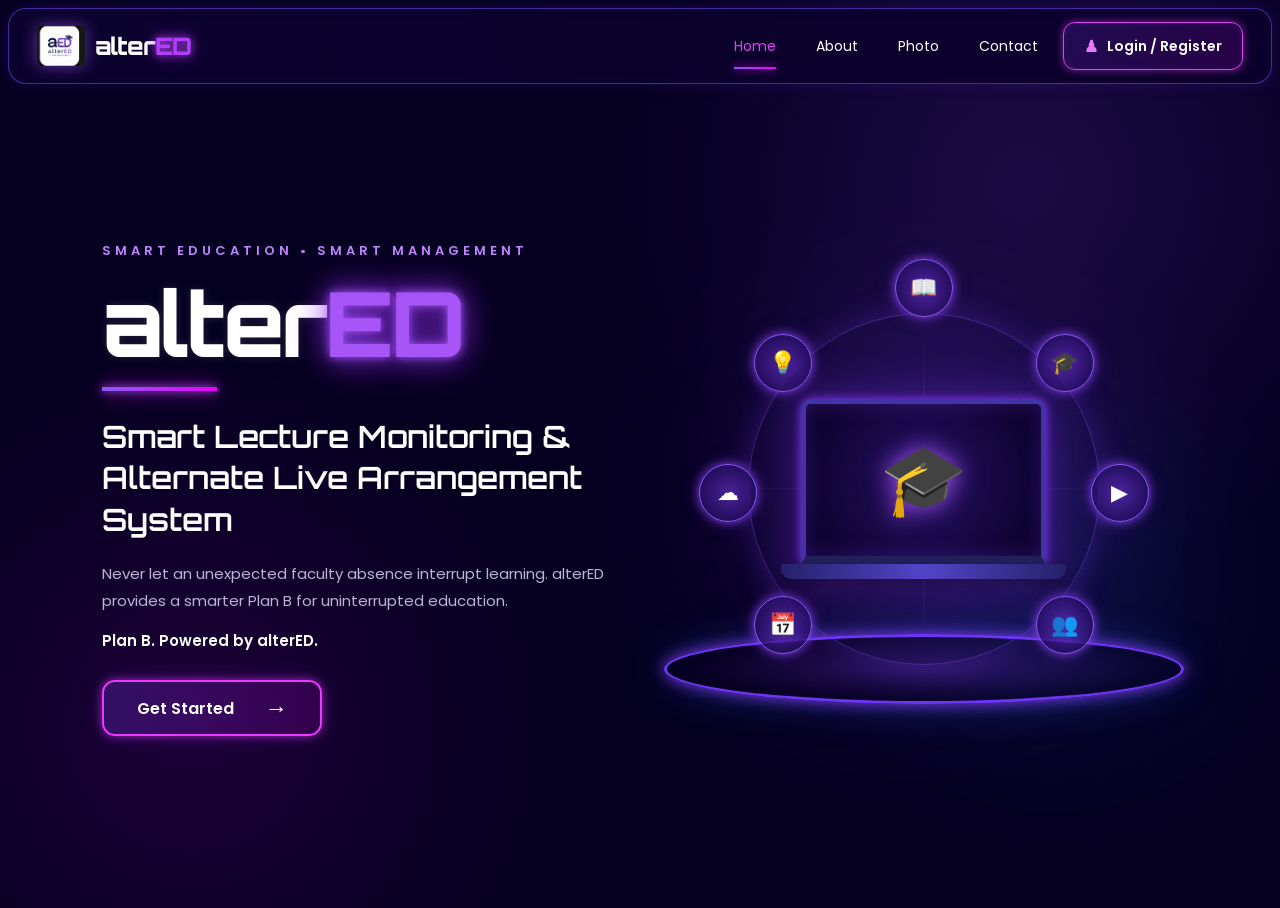
<file: frontend/index.html>
<!DOCTYPE html>
<html lang="en">

<head>
    <meta charset="UTF-8">

    <meta name="viewport" content="width=device-width, initial-scale=1.0">

    <title>alterED | Smart Lecture System</title>

    <link rel="stylesheet" href="css/style.css">
</head>

<body>

    <!-- ================= NAVBAR ================= -->

    <header class="navbar">

        <!-- LOGO -->

        <a href="index.html" class="brand">

            <img
                src="images/test 2.jpg"
                alt="alterED Logo"
                class="brand-logo"
            >

            <span class="brand-name">
                alter<span>ED</span>
            </span>

        </a>


        <!-- NAVIGATION -->

        <nav class="nav-menu">

            <a href="index.html" class="active">
                Home
            </a>

            <a href="about.html">
                About
            </a>

            <a href="photo.html">
                Photo
            </a>

            <a href="contact.html">
                Contact
            </a>

        </nav>


        <!-- LOGIN / REGISTER BOX -->

        <a href="login.html" class="auth-nav-button">

            <span class="user-icon">♟</span>

            <span>
                Login / Register
            </span>

        </a>


        <!-- MOBILE MENU -->

        <button
            class="menu-button"
            onclick="toggleMenu()"
            aria-label="Open Menu"
        >
            ☰
        </button>

    </header>



    <!-- ================= HERO ================= -->

    <main class="hero">

        <section class="hero-content">

            <p class="hero-small-title">
                SMART EDUCATION • SMART MANAGEMENT
            </p>


            <h1 class="hero-title">
                alter<span>ED</span>
            </h1>


            <div class="neon-line"></div>


            <h2 class="hero-heading">

                Smart Lecture Monitoring &<br>

                Alternate Live Arrangement System

            </h2>


            <p class="hero-description">

                Never let an unexpected faculty absence interrupt
                learning. alterED provides a smarter Plan B for
                uninterrupted education.

            </p>


            <p class="hero-tagline">
                Plan B. Powered by alterED.
            </p>


            <!-- GET STARTED -->

            <a href="login.html" class="get-started">

                Get Started

                <span>
                    →
                </span>

            </a>

        </section>



        <!-- ================= HERO VISUAL ================= -->

        <section class="hero-visual">

            <div class="visual-glow glow-purple"></div>

            <div class="visual-glow glow-blue"></div>


            <div class="education-circle">

                <div class="circle-line line-one"></div>
                <div class="circle-line line-two"></div>
                <div class="circle-line line-three"></div>
                <div class="circle-line line-four"></div>


                <!-- TOP ICON -->

                <div class="orbit-icon icon-top">
                    📖
                </div>


                <!-- LEFT TOP -->

                <div class="orbit-icon icon-left-top">
                    💡
                </div>


                <!-- RIGHT TOP -->

                <div class="orbit-icon icon-right-top">
                    🎓
                </div>


                <!-- LEFT -->

                <div class="orbit-icon icon-left">
                    ☁
                </div>


                <!-- RIGHT -->

                <div class="orbit-icon icon-right">
                    ▶
                </div>


                <!-- LEFT BOTTOM -->

                <div class="orbit-icon icon-left-bottom">
                    📅
                </div>


                <!-- RIGHT BOTTOM -->

                <div class="orbit-icon icon-right-bottom">
                    👥
                </div>


                <!-- LAPTOP -->

                <div class="laptop">

                    <div class="laptop-screen">

                        <div class="screen-symbol">
                            🎓
                        </div>

                    </div>

                    <div class="laptop-base"></div>

                </div>

            </div>


            <div class="platform"></div>

        </section>

    </main>



    <script src="js/script.js"></script>

</body>

</html>
</file>
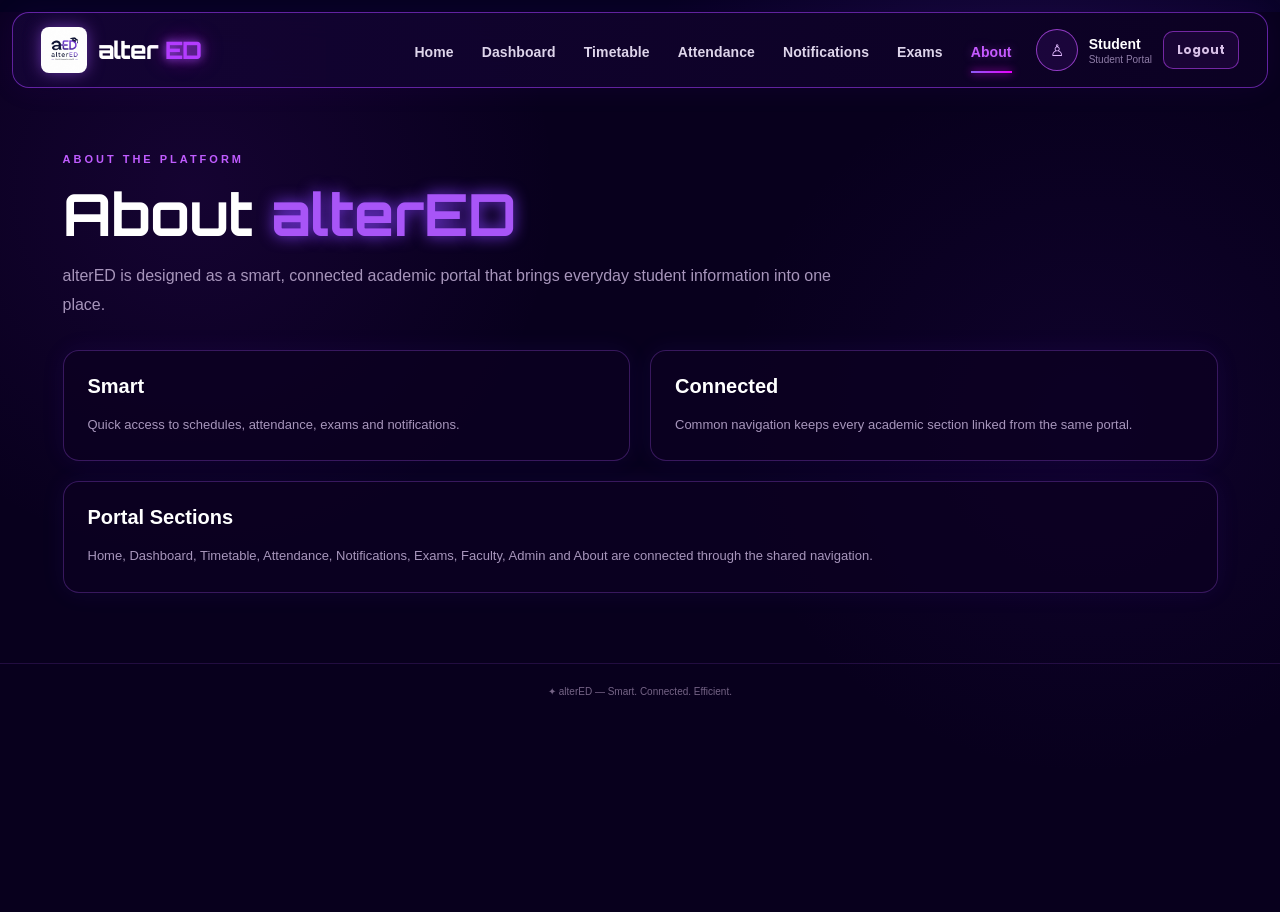
<file: frontend/about.html>
<!DOCTYPE html>
<html lang="en">
 <head>
  <meta charset="utf-8"/>
  <meta content="width=device-width, initial-scale=1.0" name="viewport"/>
  <link href="style.css" rel="stylesheet"/>
  <script defer="" src="script.js">
  </script>
  <title>
   alterED | About
  </title>
 </head>
 <body>
  <div class="student-page role-page" data-allowed-roles="student faculty admin">
   <header class="dashboard-navbar">
    <a aria-label="alterED home" class="brand" href="index.html">
     <img alt="alterED Logo" class="brand-logo" src="logo.jfif"/>
     <div class="brand-name">
      alter
      <span>
       ED
      </span>
     </div>
    </a>
    <nav aria-label="Primary navigation" class="dashboard-nav">
     <a class="nav-link" data-page="index.html" data-roles="student faculty admin" href="index.html">
      Home
     </a>
     <a class="nav-link" data-page="student.html" data-roles="student" href="student.html">
      Dashboard
     </a>
     <a class="nav-link" data-page="timetable.html" data-roles="student faculty admin" href="timetable.html">
      Timetable
     </a>
     <a class="nav-link" data-page="attendance.html" data-roles="student" href="attendance.html">
      Attendance
     </a>
     <a class="nav-link" data-page="notification.html" data-roles="student faculty admin" href="notification.html">
      Notifications
     </a>
     <a class="nav-link" data-page="exam.html" data-roles="student faculty admin" href="exam.html">
      Exams
     </a>
     <a class="nav-link" data-page="faculty.html" data-roles="faculty admin" href="faculty.html">
      Faculty
     </a>
     <a class="nav-link" data-page="admin.html" data-roles="admin" href="admin.html">
      Admin
     </a>
     <a class="nav-link" data-page="about.html" data-roles="student faculty admin" href="about.html">
      About
     </a>
    </nav>
    <div class="student-profile">
     <div aria-hidden="true" class="profile-circle">
      ♙
     </div>
     <div class="profile-info">
      <strong id="profileRole">
       Student
      </strong>
      <span id="profileScope">
       Student Portal
      </span>
     </div>
     <button aria-label="Logout" class="logout-button" id="logoutButton" type="button">
      Logout
     </button>
    </div>
   </header>
   <main class="page-shell">
    <span class="section-label">
     ABOUT THE PLATFORM
    </span>
    <h1 class="page-title">
     About
     <span>
      alterED
     </span>
    </h1>
    <p class="page-subtitle">
     alterED is designed as a smart, connected academic portal that brings everyday student information into one place.
    </p>
    <div class="content-grid">
     <div class="data-card">
      <h2>
       Smart
      </h2>
      <p>
       Quick access to schedules, attendance, exams and notifications.
      </p>
     </div>
     <div class="data-card">
      <h2>
       Connected
      </h2>
      <p>
       Common navigation keeps every academic section linked from the same portal.
      </p>
     </div>
     <div class="data-card full-card">
      <h2>
       Portal Sections
      </h2>
      <p>
       Home, Dashboard, Timetable, Attendance, Notifications, Exams, Faculty, Admin and About are connected through the shared navigation.
      </p>
     </div>
    </div>
   </main>
   <footer class="dashboard-footer">
    ✦ alterED — Smart. Connected. Efficient.
   </footer>
  </div>
 </body>
</html>
</file>
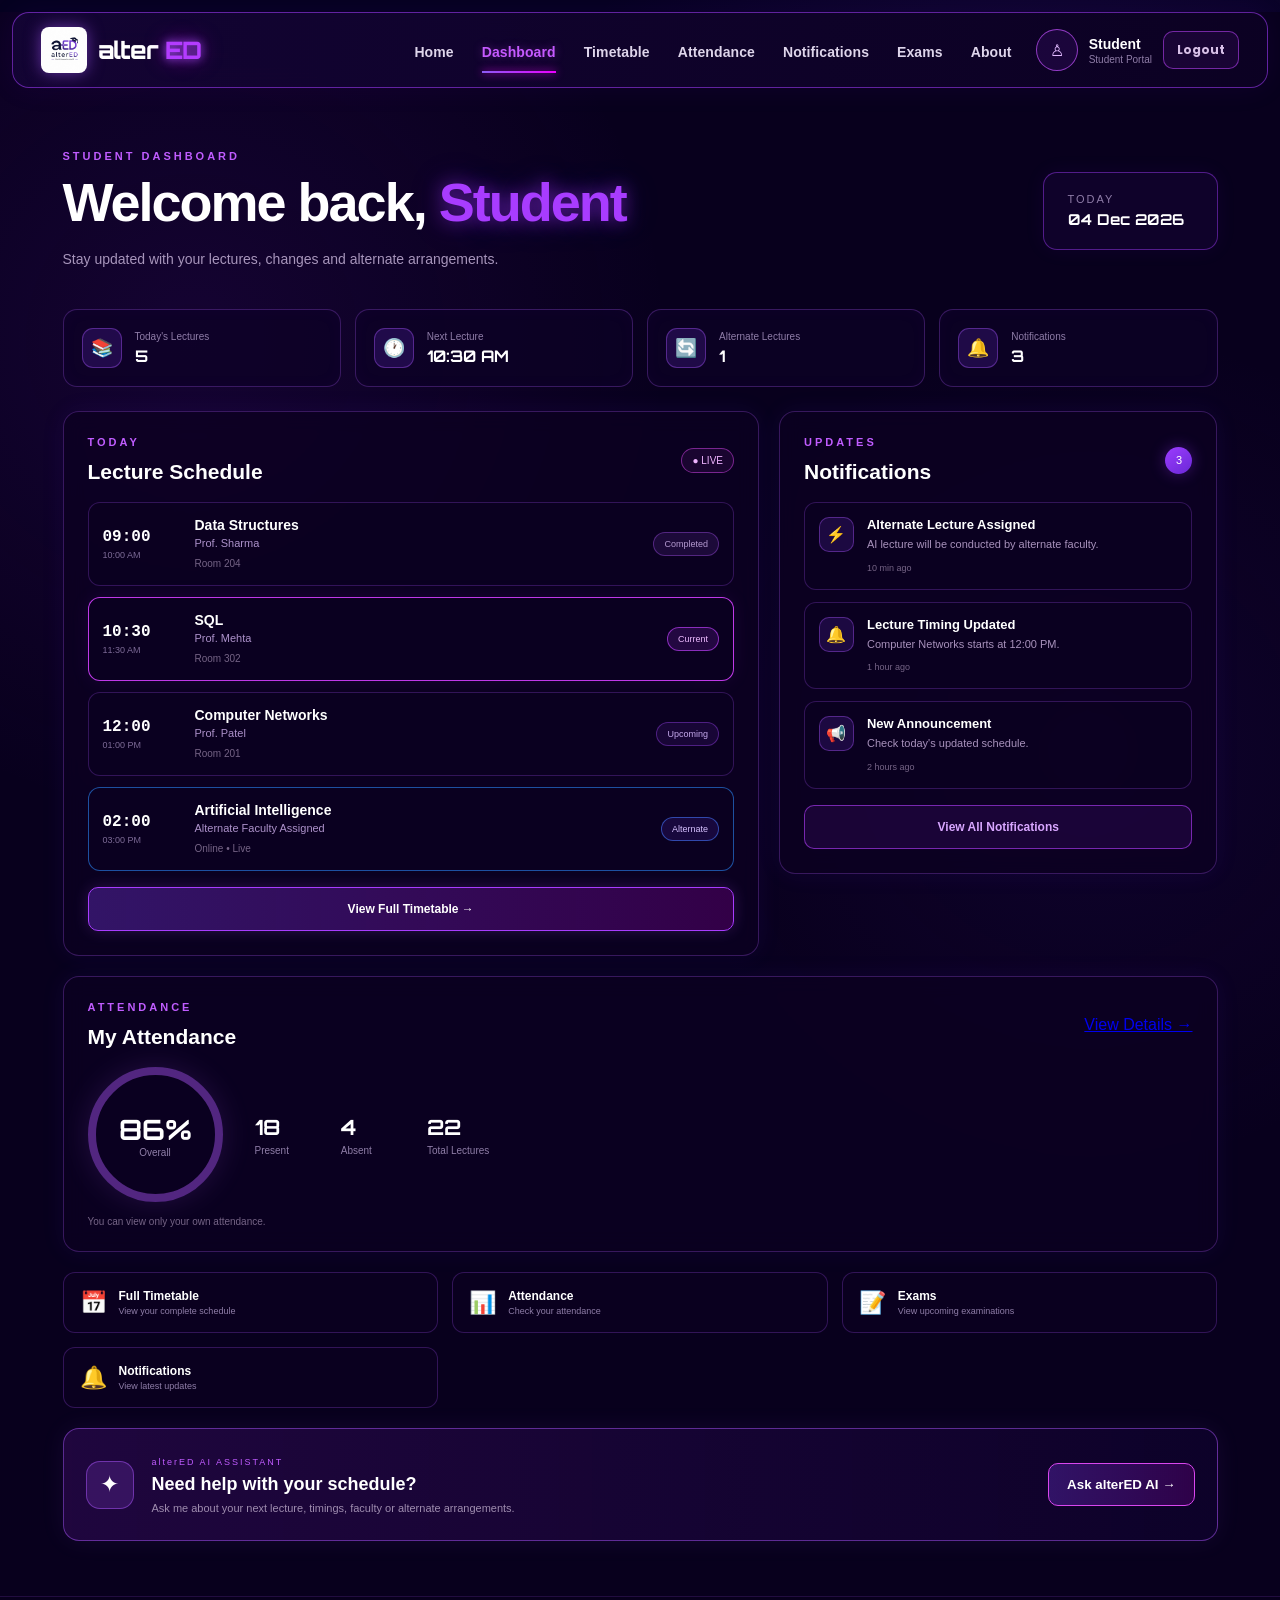
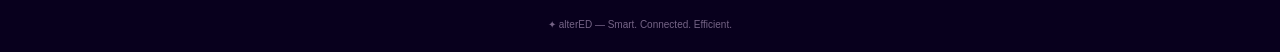
<file: frontend/admin.html>
<!DOCTYPE html>
<html lang="en">
 <head>
  <meta charset="utf-8"/>
  <meta content="width=device-width, initial-scale=1.0" name="viewport"/>
  <link href="style.css" rel="stylesheet"/>
  <script defer="" src="script.js">
  </script>
  <title>
   alterED | Admin
  </title>
 </head>
 <body>
  <div class="student-page role-page" data-allowed-roles="admin">
   <header class="dashboard-navbar">
    <a aria-label="alterED home" class="brand" href="index.html">
     <img alt="alterED Logo" class="brand-logo" src="logo.jfif"/>
     <div class="brand-name">
      alter
      <span>
       ED
      </span>
     </div>
    </a>
    <nav aria-label="Primary navigation" class="dashboard-nav">
     <a class="nav-link" data-page="index.html" data-roles="student faculty admin" href="index.html">
      Home
     </a>
     <a class="nav-link" data-page="student.html" data-roles="student" href="student.html">
      Dashboard
     </a>
     <a class="nav-link" data-page="timetable.html" data-roles="student faculty admin" href="timetable.html">
      Timetable
     </a>
     <a class="nav-link" data-page="attendance.html" data-roles="student" href="attendance.html">
      Attendance
     </a>
     <a class="nav-link" data-page="notification.html" data-roles="student faculty admin" href="notification.html">
      Notifications
     </a>
     <a class="nav-link" data-page="exam.html" data-roles="student faculty admin" href="exam.html">
      Exams
     </a>
     <a class="nav-link" data-page="faculty.html" data-roles="faculty admin" href="faculty.html">
      Faculty
     </a>
     <a class="nav-link" data-page="admin.html" data-roles="admin" href="admin.html">
      Admin
     </a>
     <a class="nav-link" data-page="about.html" data-roles="student faculty admin" href="about.html">
      About
     </a>
    </nav>
    <div class="student-profile">
     <div aria-hidden="true" class="profile-circle">
      ♙
     </div>
     <div class="profile-info">
      <strong id="profileRole">
       Student
      </strong>
      <span id="profileScope">
       Student Portal
      </span>
     </div>
     <button aria-label="Logout" class="logout-button" id="logoutButton" type="button">
      Logout
     </button>
    </div>
   </header>
   <main class="page-shell">
    <span class="section-label">
     PORTAL ADMINISTRATION
    </span>
    <h1 class="page-title">
     Admin
     <span>
      Panel
     </span>
    </h1>
    <p class="page-subtitle">
     Administrative overview for academic portal coordination.
    </p>
    <div class="content-grid">
     <div class="data-card">
      <h2>
       Schedule Management
      </h2>
      <p>
       Maintain lecture timings, rooms and alternate faculty arrangements.
      </p>
     </div>
     <div class="data-card">
      <h2>
       Notifications
      </h2>
      <p>
       Publish academic updates and schedule changes for students.
      </p>
     </div>
     <div class="data-card">
      <h2>
       Attendance
      </h2>
      <p>
       Manage attendance sessions and faculty-generated QR validation.
      </p>
     </div>
     <div class="data-card">
      <h2>
       Examinations
      </h2>
      <p>
       Maintain examination dates, venues and assessment schedules.
      </p>
     </div>
    </div>
   </main>
   <footer class="dashboard-footer">
    ✦ alterED — Smart. Connected. Efficient.
   </footer>
  </div>
 </body>
</html>
</file>
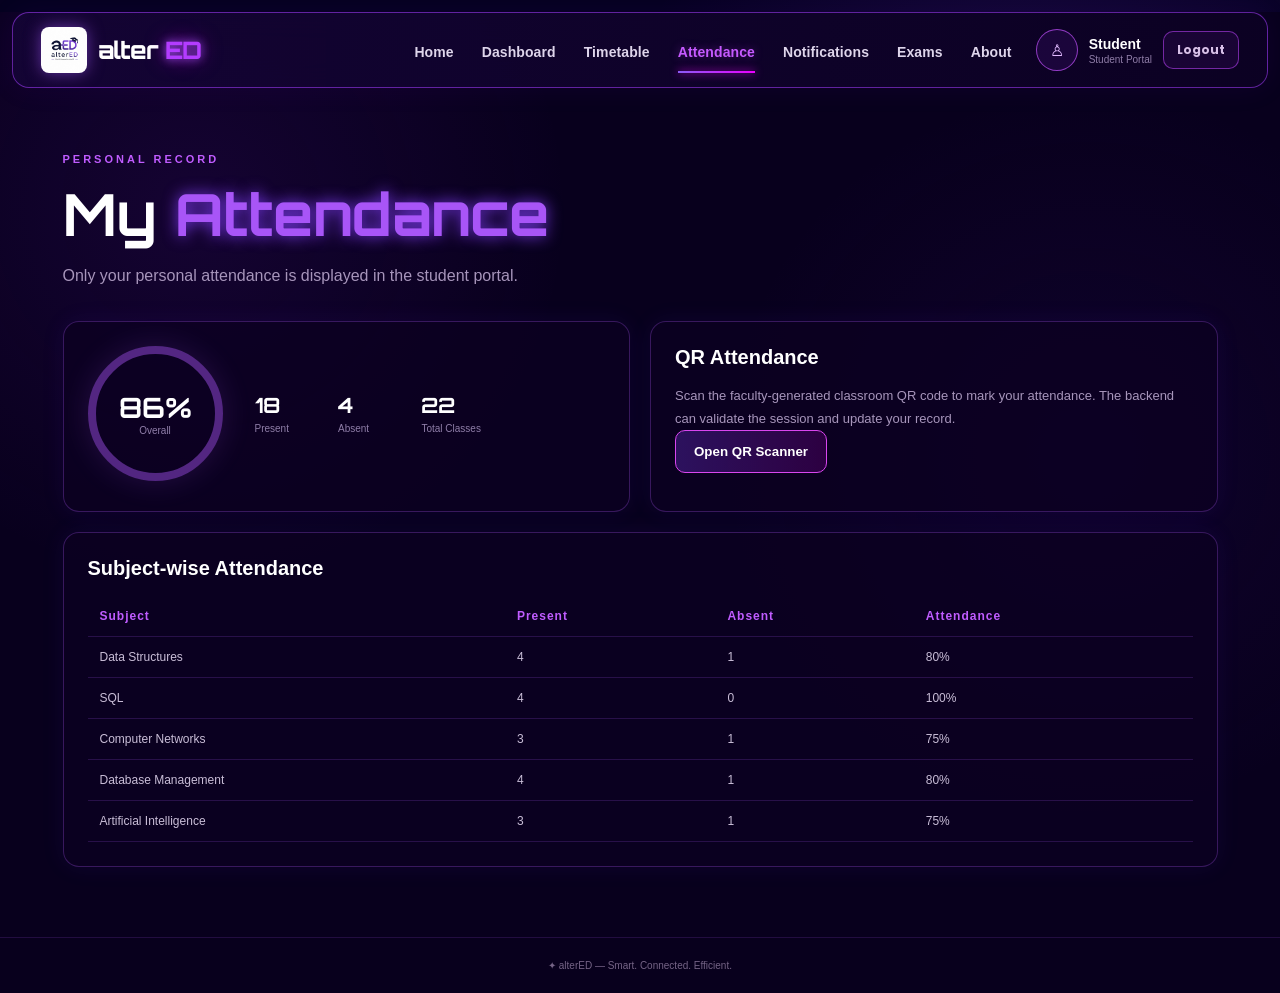
<file: frontend/attendance.html>
<!DOCTYPE html>
<html lang="en">
 <head>
  <meta charset="utf-8"/>
  <meta content="width=device-width, initial-scale=1.0" name="viewport"/>
  <link href="style.css" rel="stylesheet"/>
  <script defer="" src="script.js">
  </script>
  <title>
   alterED | Attendance
  </title>
 </head>
 <body>
  <div class="student-page role-page" data-allowed-roles="student admin">
   <header class="dashboard-navbar">
    <a aria-label="alterED home" class="brand" href="index.html">
     <img alt="alterED Logo" class="brand-logo" src="logo.jfif"/>
     <div class="brand-name">
      alter
      <span>
       ED
      </span>
     </div>
    </a>
    <nav aria-label="Primary navigation" class="dashboard-nav">
     <a class="nav-link" data-page="index.html" data-roles="student faculty admin" href="index.html">
      Home
     </a>
     <a class="nav-link" data-page="student.html" data-roles="student" href="student.html">
      Dashboard
     </a>
     <a class="nav-link" data-page="timetable.html" data-roles="student faculty admin" href="timetable.html">
      Timetable
     </a>
     <a class="nav-link" data-page="attendance.html" data-roles="student" href="attendance.html">
      Attendance
     </a>
     <a class="nav-link" data-page="notification.html" data-roles="student faculty admin" href="notification.html">
      Notifications
     </a>
     <a class="nav-link" data-page="exam.html" data-roles="student faculty admin" href="exam.html">
      Exams
     </a>
     <a class="nav-link" data-page="faculty.html" data-roles="faculty admin" href="faculty.html">
      Faculty
     </a>
     <a class="nav-link" data-page="admin.html" data-roles="admin" href="admin.html">
      Admin
     </a>
     <a class="nav-link" data-page="about.html" data-roles="student faculty admin" href="about.html">
      About
     </a>
    </nav>
    <div class="student-profile">
     <div aria-hidden="true" class="profile-circle">
      ♙
     </div>
     <div class="profile-info">
      <strong id="profileRole">
       Student
      </strong>
      <span id="profileScope">
       Student Portal
      </span>
     </div>
     <button aria-label="Logout" class="logout-button" id="logoutButton" type="button">
      Logout
     </button>
    </div>
   </header>
   <main class="page-shell">
    <span class="section-label">
     PERSONAL RECORD
    </span>
    <h1 class="page-title">
     My
     <span>
      Attendance
     </span>
    </h1>
    <p class="page-subtitle">
     Only your personal attendance is displayed in the student portal.
    </p>
    <div class="content-grid">
     <div class="data-card">
      <div class="attendance-content">
       <div class="attendance-circle">
        <strong>
         86%
        </strong>
        <span>
         Overall
        </span>
       </div>
       <div class="attendance-stats">
        <div>
         <strong>
          18
         </strong>
         <span>
          Present
         </span>
        </div>
        <div>
         <strong>
          4
         </strong>
         <span>
          Absent
         </span>
        </div>
        <div>
         <strong>
          22
         </strong>
         <span>
          Total Classes
         </span>
        </div>
       </div>
      </div>
     </div>
     <div class="data-card">
      <h2>
       QR Attendance
      </h2>
      <p>
       Scan the faculty-generated classroom QR code to mark your attendance. The backend can validate the session and update your record.
      </p>
      <button class="voice-button" id="qrButton" type="button">
       Open QR Scanner
      </button>
      <p class="notice" id="qrMessage">
      </p>
     </div>
     <div class="data-card full-card">
      <h2>
       Subject-wise Attendance
      </h2>
      <table class="data-table">
       <thead>
        <tr>
         <th>
          Subject
         </th>
         <th>
          Present
         </th>
         <th>
          Absent
         </th>
         <th>
          Attendance
         </th>
        </tr>
       </thead>
       <tbody>
        <tr>
         <td>
          Data Structures
         </td>
         <td>
          4
         </td>
         <td>
          1
         </td>
         <td>
          80%
         </td>
        </tr>
        <tr>
         <td>
          SQL
         </td>
         <td>
          4
         </td>
         <td>
          0
         </td>
         <td>
          100%
         </td>
        </tr>
        <tr>
         <td>
          Computer Networks
         </td>
         <td>
          3
         </td>
         <td>
          1
         </td>
         <td>
          75%
         </td>
        </tr>
        <tr>
         <td>
          Database Management
         </td>
         <td>
          4
         </td>
         <td>
          1
         </td>
         <td>
          80%
         </td>
        </tr>
        <tr>
         <td>
          Artificial Intelligence
         </td>
         <td>
          3
         </td>
         <td>
          1
         </td>
         <td>
          75%
         </td>
        </tr>
       </tbody>
      </table>
     </div>
    </div>
   </main>
   <footer class="dashboard-footer">
    ✦ alterED — Smart. Connected. Efficient.
   </footer>
  </div>
 </body>
</html>
</file>
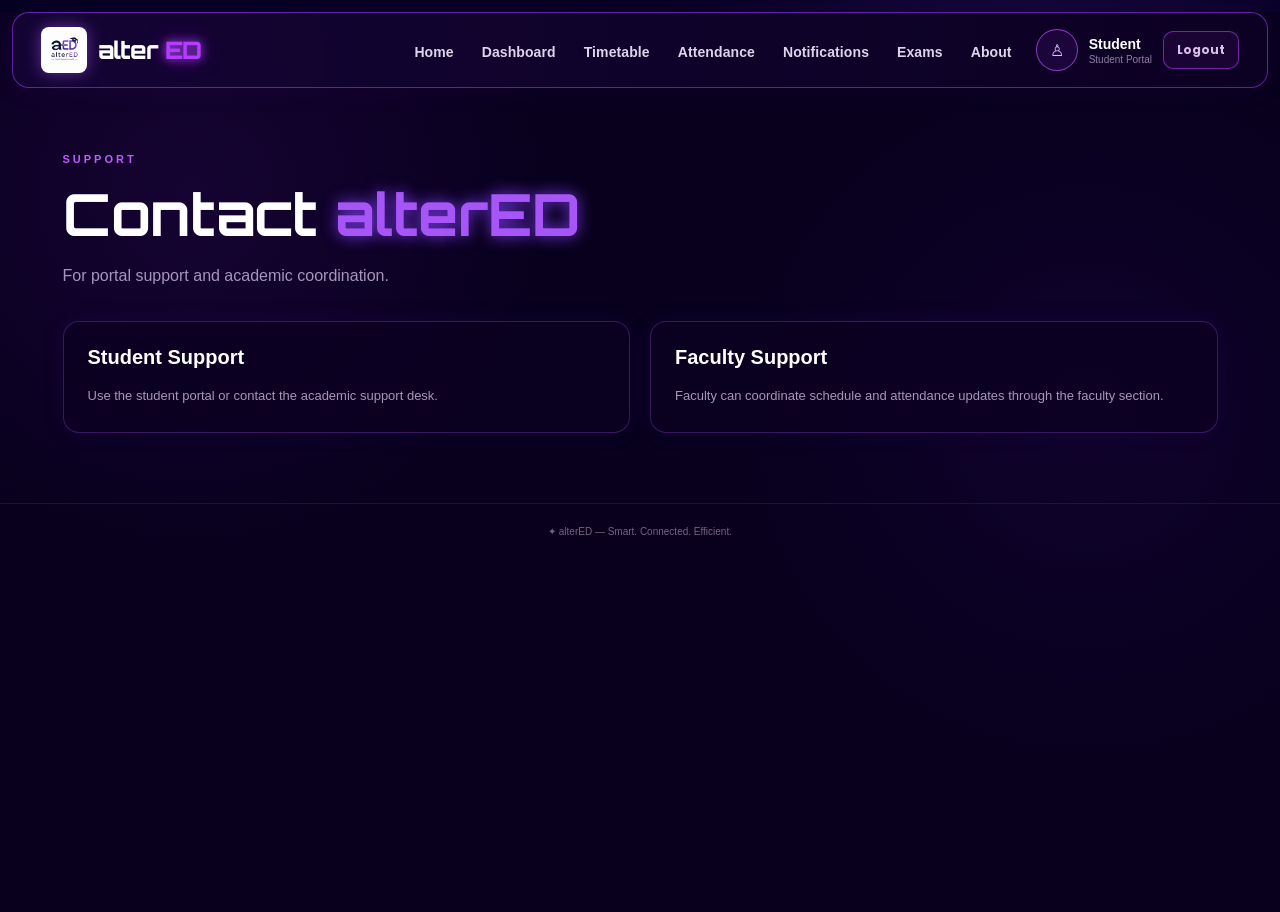
<file: frontend/contact.html>
<!DOCTYPE html>
<html lang="en">
 <head>
  <meta charset="utf-8"/>
  <meta content="width=device-width, initial-scale=1.0" name="viewport"/>
  <link href="style.css" rel="stylesheet"/>
  <script defer="" src="script.js">
  </script>
  <title>
   alterED | Contact
  </title>
 </head>
 <body>
  <div class="student-page role-page" data-allowed-roles="student faculty admin">
   <header class="dashboard-navbar">
    <a aria-label="alterED home" class="brand" href="index.html">
     <img alt="alterED Logo" class="brand-logo" src="logo.jfif"/>
     <div class="brand-name">
      alter
      <span>
       ED
      </span>
     </div>
    </a>
    <nav aria-label="Primary navigation" class="dashboard-nav">
     <a class="nav-link" data-page="index.html" data-roles="student faculty admin" href="index.html">
      Home
     </a>
     <a class="nav-link" data-page="student.html" data-roles="student" href="student.html">
      Dashboard
     </a>
     <a class="nav-link" data-page="timetable.html" data-roles="student faculty admin" href="timetable.html">
      Timetable
     </a>
     <a class="nav-link" data-page="attendance.html" data-roles="student" href="attendance.html">
      Attendance
     </a>
     <a class="nav-link" data-page="notification.html" data-roles="student faculty admin" href="notification.html">
      Notifications
     </a>
     <a class="nav-link" data-page="exam.html" data-roles="student faculty admin" href="exam.html">
      Exams
     </a>
     <a class="nav-link" data-page="faculty.html" data-roles="faculty admin" href="faculty.html">
      Faculty
     </a>
     <a class="nav-link" data-page="admin.html" data-roles="admin" href="admin.html">
      Admin
     </a>
     <a class="nav-link" data-page="about.html" data-roles="student faculty admin" href="about.html">
      About
     </a>
    </nav>
    <div class="student-profile">
     <div aria-hidden="true" class="profile-circle">
      ♙
     </div>
     <div class="profile-info">
      <strong id="profileRole">
       Student
      </strong>
      <span id="profileScope">
       Student Portal
      </span>
     </div>
     <button aria-label="Logout" class="logout-button" id="logoutButton" type="button">
      Logout
     </button>
    </div>
   </header>
   <main class="page-shell">
    <span class="section-label">
     SUPPORT
    </span>
    <h1 class="page-title">
     Contact
     <span>
      alterED
     </span>
    </h1>
    <p class="page-subtitle">
     For portal support and academic coordination.
    </p>
    <div class="content-grid">
     <div class="data-card">
      <h2>
       Student Support
      </h2>
      <p>
       Use the student portal or contact the academic support desk.
      </p>
     </div>
     <div class="data-card">
      <h2>
       Faculty Support
      </h2>
      <p>
       Faculty can coordinate schedule and attendance updates through the faculty section.
      </p>
     </div>
    </div>
   </main>
   <footer class="dashboard-footer">
    ✦ alterED — Smart. Connected. Efficient.
   </footer>
  </div>
 </body>
</html>
</file>
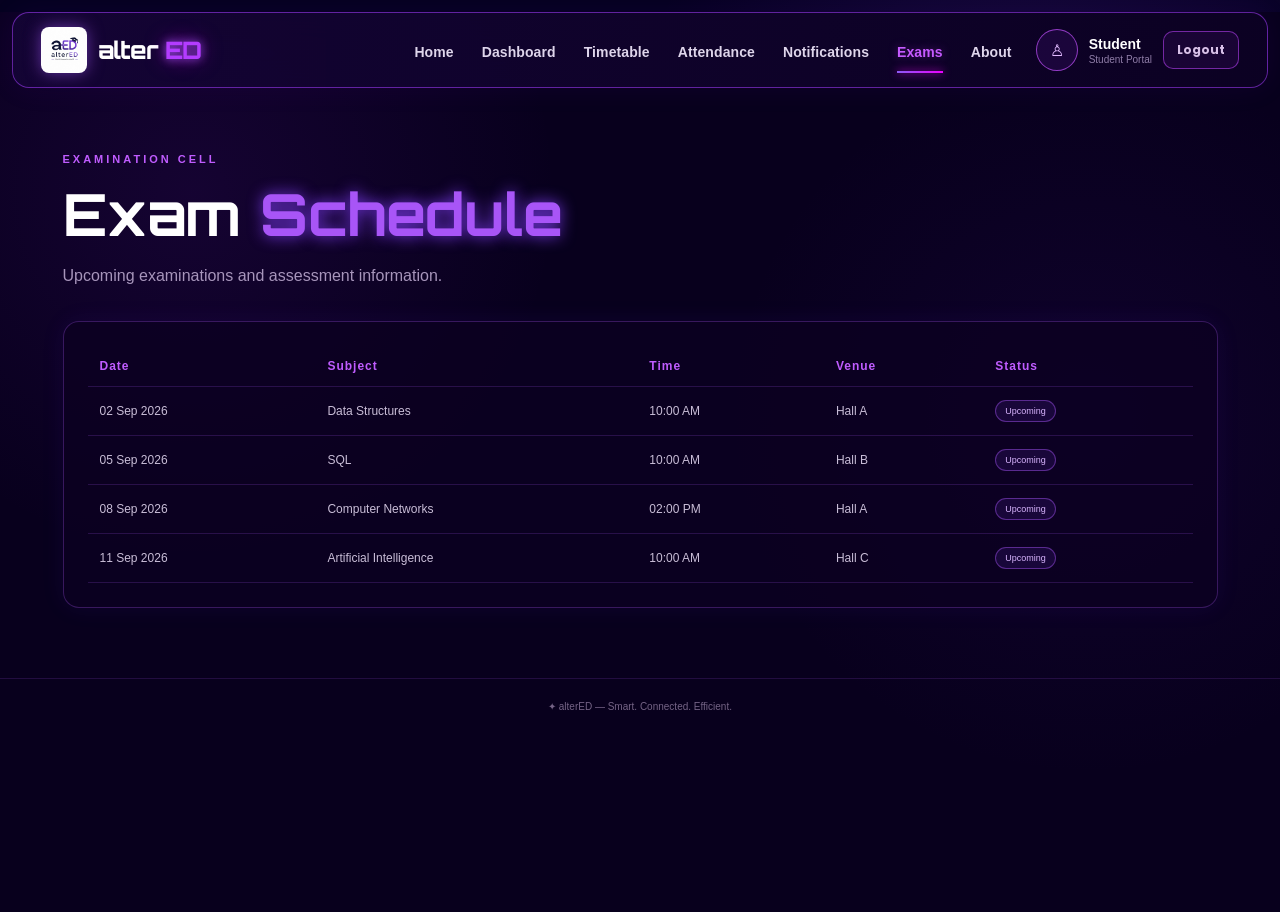
<file: frontend/exam.html>
<!DOCTYPE html>
<html lang="en">
 <head>
  <meta charset="utf-8"/>
  <meta content="width=device-width, initial-scale=1.0" name="viewport"/>
  <link href="style.css" rel="stylesheet"/>
  <script defer="" src="script.js">
  </script>
  <title>
   alterED | Exams
  </title>
 </head>
 <body>
  <div class="student-page role-page" data-allowed-roles="student faculty admin">
   <header class="dashboard-navbar">
    <a aria-label="alterED home" class="brand" href="index.html">
     <img alt="alterED Logo" class="brand-logo" src="logo.jfif"/>
     <div class="brand-name">
      alter
      <span>
       ED
      </span>
     </div>
    </a>
    <nav aria-label="Primary navigation" class="dashboard-nav">
     <a class="nav-link" data-page="index.html" data-roles="student faculty admin" href="index.html">
      Home
     </a>
     <a class="nav-link" data-page="student.html" data-roles="student" href="student.html">
      Dashboard
     </a>
     <a class="nav-link" data-page="timetable.html" data-roles="student faculty admin" href="timetable.html">
      Timetable
     </a>
     <a class="nav-link" data-page="attendance.html" data-roles="student" href="attendance.html">
      Attendance
     </a>
     <a class="nav-link" data-page="notification.html" data-roles="student faculty admin" href="notification.html">
      Notifications
     </a>
     <a class="nav-link" data-page="exam.html" data-roles="student faculty admin" href="exam.html">
      Exams
     </a>
     <a class="nav-link" data-page="faculty.html" data-roles="faculty admin" href="faculty.html">
      Faculty
     </a>
     <a class="nav-link" data-page="admin.html" data-roles="admin" href="admin.html">
      Admin
     </a>
     <a class="nav-link" data-page="about.html" data-roles="student faculty admin" href="about.html">
      About
     </a>
    </nav>
    <div class="student-profile">
     <div aria-hidden="true" class="profile-circle">
      ♙
     </div>
     <div class="profile-info">
      <strong id="profileRole">
       Student
      </strong>
      <span id="profileScope">
       Student Portal
      </span>
     </div>
     <button aria-label="Logout" class="logout-button" id="logoutButton" type="button">
      Logout
     </button>
    </div>
   </header>
   <main class="page-shell">
    <span class="section-label">
     EXAMINATION CELL
    </span>
    <h1 class="page-title">
     Exam
     <span>
      Schedule
     </span>
    </h1>
    <p class="page-subtitle">
     Upcoming examinations and assessment information.
    </p>
    <div class="data-card full-card">
     <table class="data-table">
      <thead>
       <tr>
        <th>
         Date
        </th>
        <th>
         Subject
        </th>
        <th>
         Time
        </th>
        <th>
         Venue
        </th>
        <th>
         Status
        </th>
       </tr>
      </thead>
      <tbody>
       <tr>
        <td>
         02 Sep 2026
        </td>
        <td>
         Data Structures
        </td>
        <td>
         10:00 AM
        </td>
        <td>
         Hall A
        </td>
        <td>
         <span class="badge">
          Upcoming
         </span>
        </td>
       </tr>
       <tr>
        <td>
         05 Sep 2026
        </td>
        <td>
         SQL
        </td>
        <td>
         10:00 AM
        </td>
        <td>
         Hall B
        </td>
        <td>
         <span class="badge">
          Upcoming
         </span>
        </td>
       </tr>
       <tr>
        <td>
         08 Sep 2026
        </td>
        <td>
         Computer Networks
        </td>
        <td>
         02:00 PM
        </td>
        <td>
         Hall A
        </td>
        <td>
         <span class="badge">
          Upcoming
         </span>
        </td>
       </tr>
       <tr>
        <td>
         11 Sep 2026
        </td>
        <td>
         Artificial Intelligence
        </td>
        <td>
         10:00 AM
        </td>
        <td>
         Hall C
        </td>
        <td>
         <span class="badge">
          Upcoming
         </span>
        </td>
       </tr>
      </tbody>
     </table>
    </div>
   </main>
   <footer class="dashboard-footer">
    ✦ alterED — Smart. Connected. Efficient.
   </footer>
  </div>
 </body>
</html>
</file>
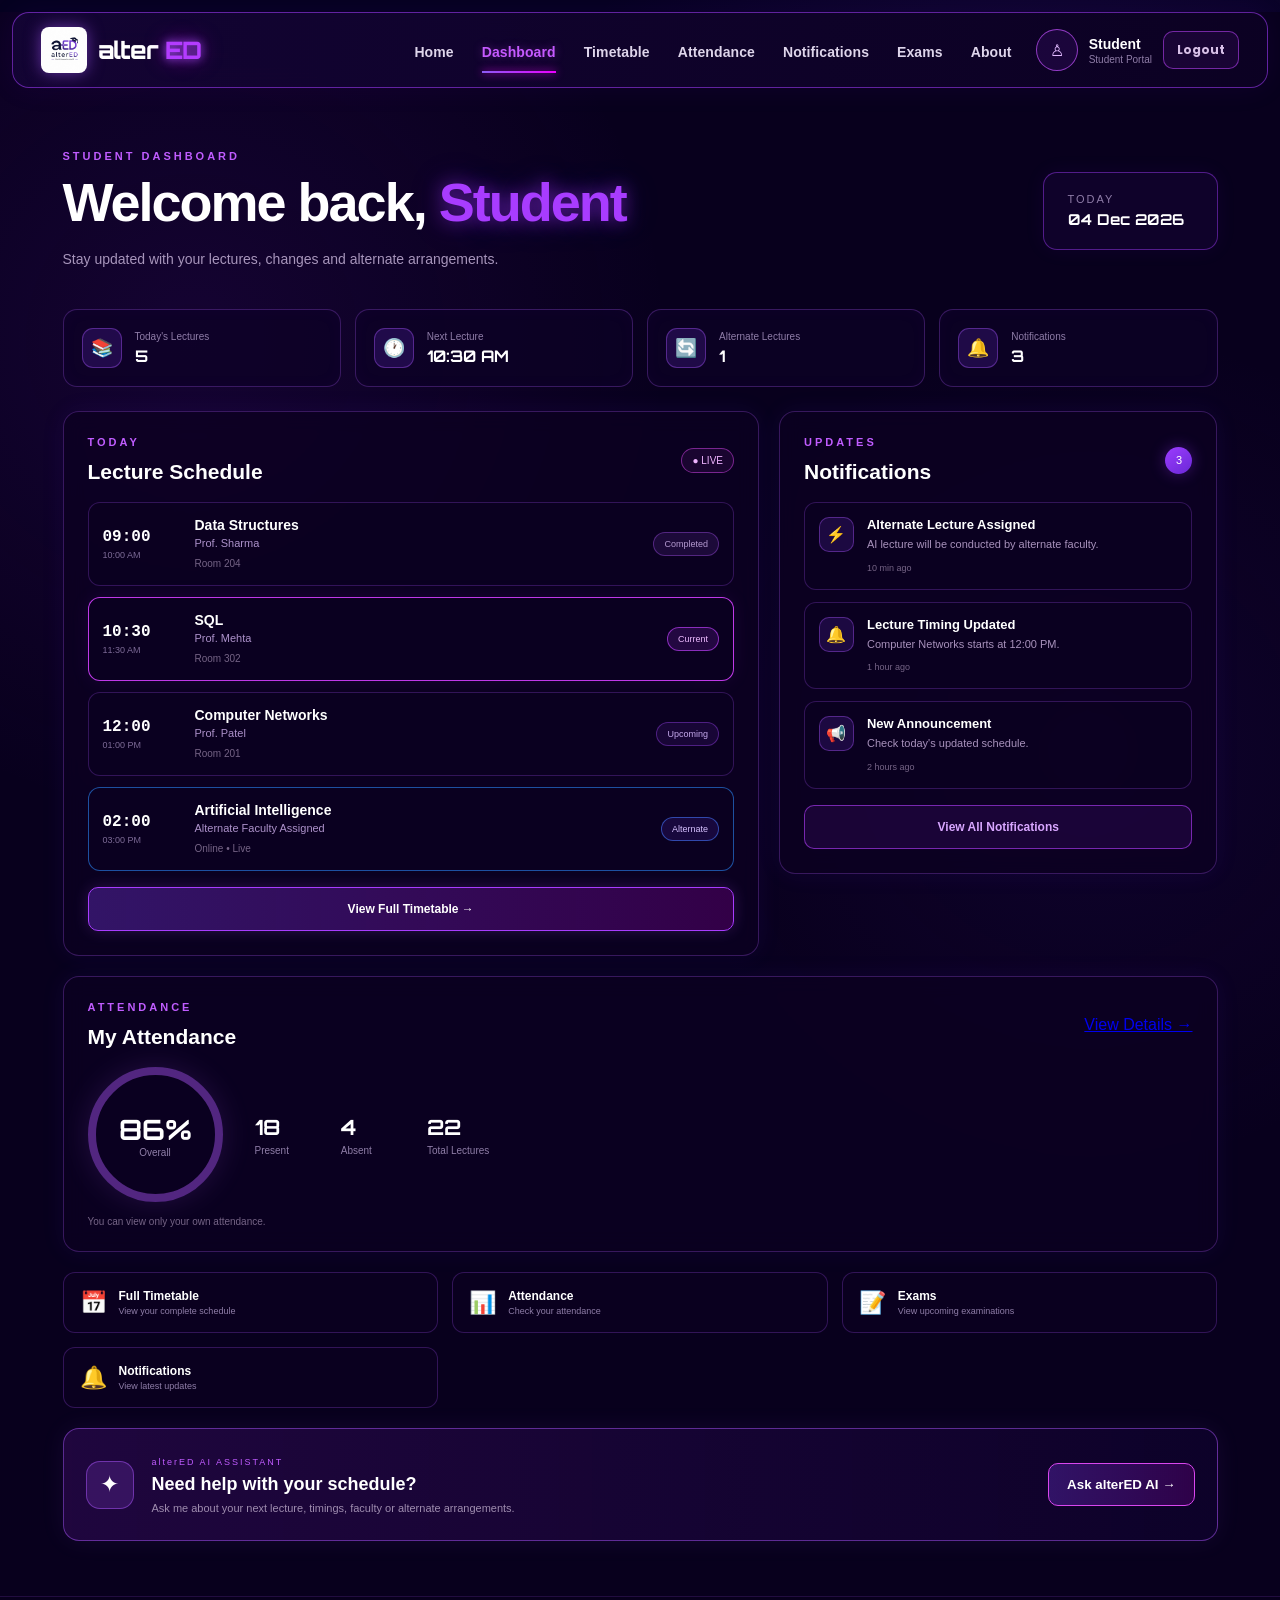
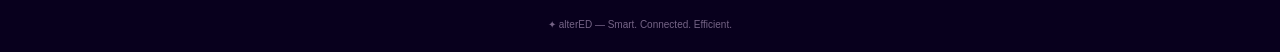
<file: frontend/faculty.html>
<!DOCTYPE html>
<html lang="en">
 <head>
  <meta charset="utf-8"/>
  <meta content="width=device-width, initial-scale=1.0" name="viewport"/>
  <link href="style.css" rel="stylesheet"/>
  <script defer="" src="script.js">
  </script>
  <title>
   alterED | Faculty
  </title>
 </head>
 <body>
  <div class="student-page role-page" data-allowed-roles="faculty admin">
   <header class="dashboard-navbar">
    <a aria-label="alterED home" class="brand" href="index.html">
     <img alt="alterED Logo" class="brand-logo" src="logo.jfif"/>
     <div class="brand-name">
      alter
      <span>
       ED
      </span>
     </div>
    </a>
    <nav aria-label="Primary navigation" class="dashboard-nav">
     <a class="nav-link" data-page="index.html" data-roles="student faculty admin" href="index.html">
      Home
     </a>
     <a class="nav-link" data-page="student.html" data-roles="student" href="student.html">
      Dashboard
     </a>
     <a class="nav-link" data-page="timetable.html" data-roles="student faculty admin" href="timetable.html">
      Timetable
     </a>
     <a class="nav-link" data-page="attendance.html" data-roles="student" href="attendance.html">
      Attendance
     </a>
     <a class="nav-link" data-page="notification.html" data-roles="student faculty admin" href="notification.html">
      Notifications
     </a>
     <a class="nav-link" data-page="exam.html" data-roles="student faculty admin" href="exam.html">
      Exams
     </a>
     <a class="nav-link" data-page="faculty.html" data-roles="faculty admin" href="faculty.html">
      Faculty
     </a>
     <a class="nav-link" data-page="admin.html" data-roles="admin" href="admin.html">
      Admin
     </a>
     <a class="nav-link" data-page="about.html" data-roles="student faculty admin" href="about.html">
      About
     </a>
    </nav>
    <div class="student-profile">
     <div aria-hidden="true" class="profile-circle">
      ♙
     </div>
     <div class="profile-info">
      <strong id="profileRole">
       Student
      </strong>
      <span id="profileScope">
       Student Portal
      </span>
     </div>
     <button aria-label="Logout" class="logout-button" id="logoutButton" type="button">
      Logout
     </button>
    </div>
   </header>
   <main class="page-shell">
    <span class="section-label">
     FACULTY DIRECTORY
    </span>
    <h1 class="page-title">
     Our
     <span>
      Faculty
     </span>
    </h1>
    <p class="page-subtitle">
     Faculty and alternate teaching arrangements connected to the current schedule.
    </p>
    <div class="content-grid">
     <div class="data-card">
      <h2>
       Prof. Sharma
      </h2>
      <p>
       Data Structures
       <br/>
       Room 204
      </p>
     </div>
     <div class="data-card">
      <h2>
       Prof. Mehta
      </h2>
      <p>
       SQL
       <br/>
       Room 302
      </p>
     </div>
     <div class="data-card">
      <h2>
       Prof. Patel
      </h2>
      <p>
       Computer Networks
       <br/>
       Room 201
      </p>
     </div>
     <div class="data-card">
      <h2>
       Alternate Faculty
      </h2>
      <p>
       Artificial Intelligence
       <br/>
       Online • Live
      </p>
     </div>
    </div>
   </main>
   <footer class="dashboard-footer">
    ✦ alterED — Smart. Connected. Efficient.
   </footer>
  </div>
 </body>
</html>
</file>
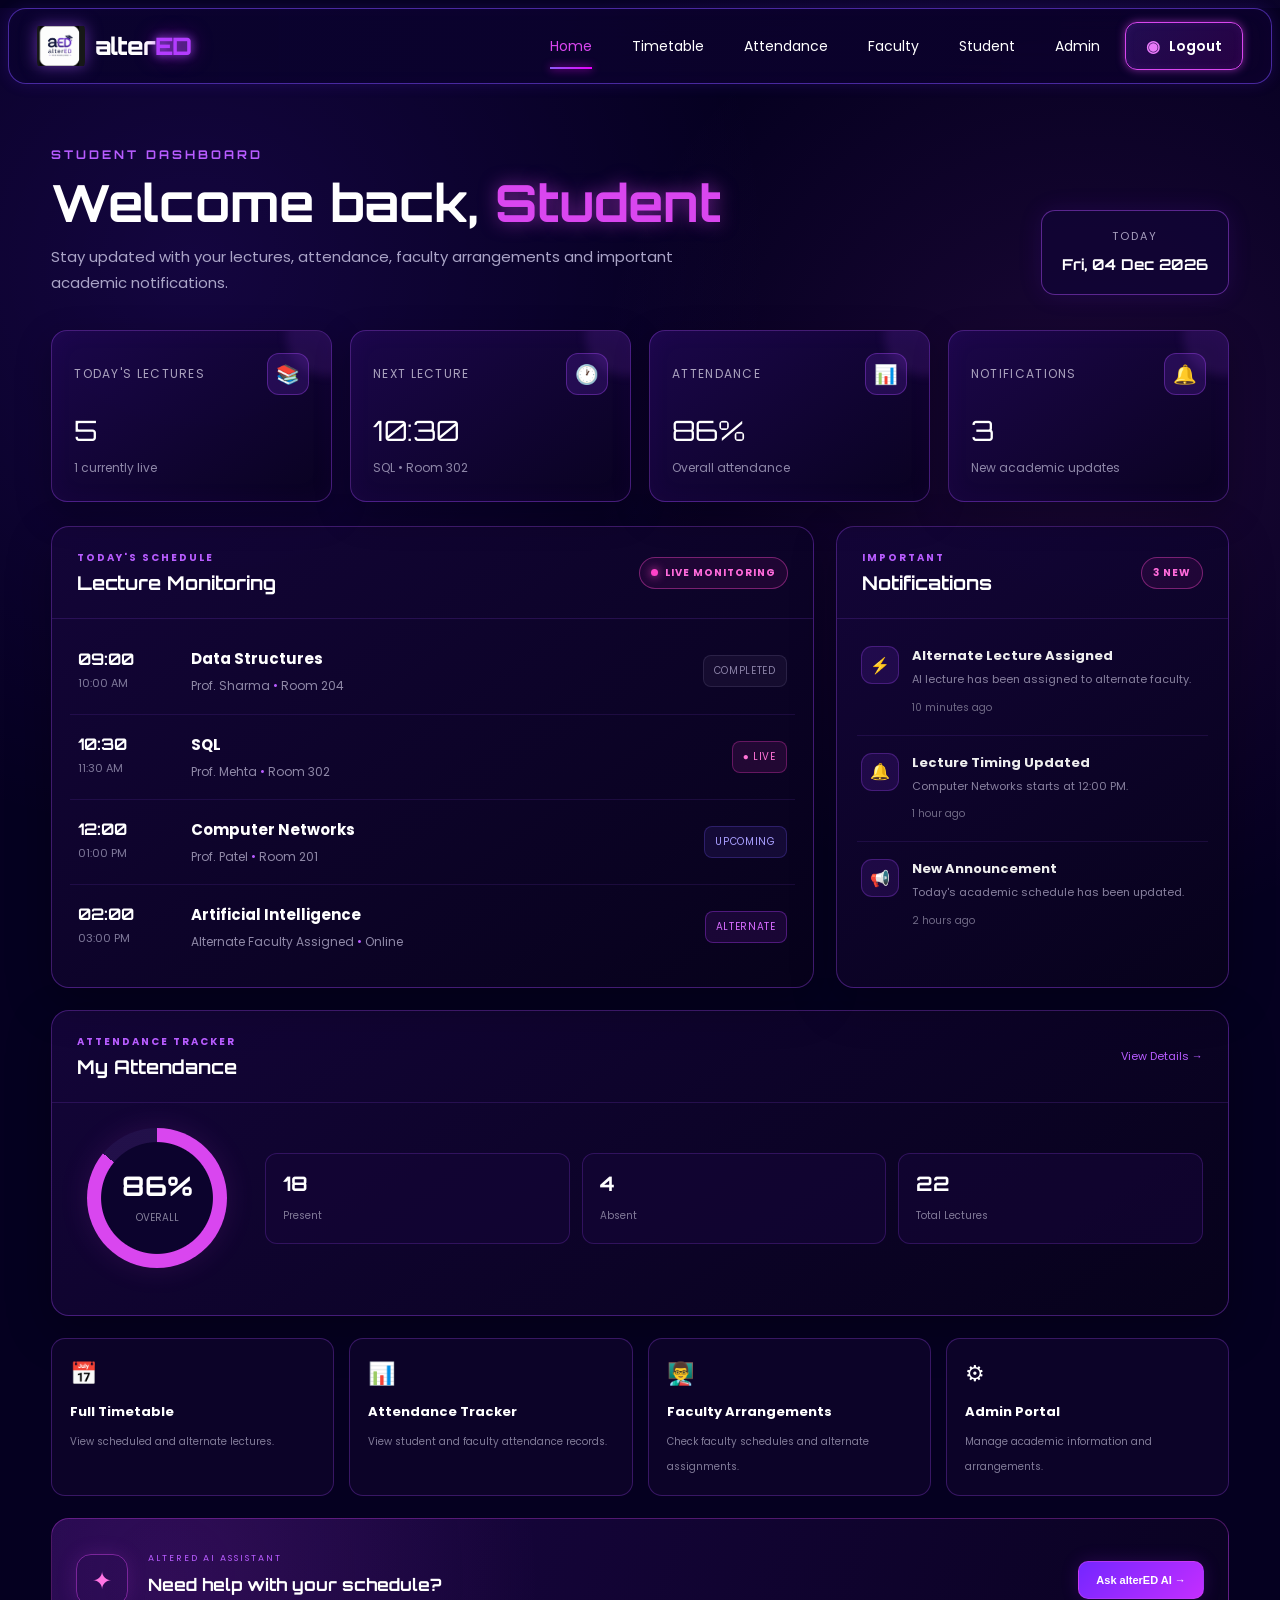
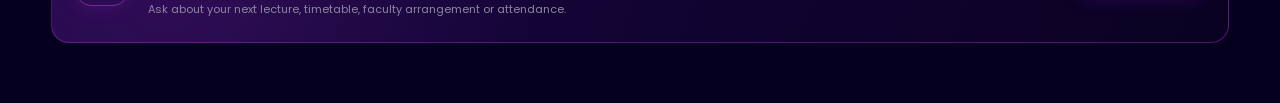
<file: frontend/home.html>
<!DOCTYPE html>
<html lang="en">
<head>
    <meta charset="UTF-8">
    <meta name="viewport" content="width=device-width, initial-scale=1.0">

    <title>alterED | Dashboard</title>

    <!-- YOUR EXISTING CSS -->
    <link rel="stylesheet" href="css/style.css">

    <!-- Dashboard-only styling.
         This does NOT replace style.css. -->
    <style>

        /* =====================================================
           ALTERED DASHBOARD
           Only styles used by this page
        ===================================================== */

        .dashboard-page {
            min-height: 100vh;
            background:
                radial-gradient(circle at 15% 15%, rgba(112, 40, 255, 0.14), transparent 32%),
                radial-gradient(circle at 85% 25%, rgba(217, 70, 239, 0.10), transparent 30%),
                #050020;
            color: #fff;
            padding-bottom: 60px;
        }

        .dashboard-main {
            width: min(1400px, 92%);
            margin: 0 auto;
            padding: 55px 0 0;
        }

        .dashboard-top {
            display: flex;
            justify-content: space-between;
            align-items: flex-end;
            gap: 25px;
            margin-bottom: 35px;
        }

        .dashboard-eyebrow {
            color: #b85cff;
            font-family: "Orbitron", sans-serif;
            font-size: 12px;
            letter-spacing: 3px;
            font-weight: 700;
            margin-bottom: 12px;
        }

        .dashboard-title {
            margin: 0;
            font-family: "Orbitron", sans-serif;
            font-size: clamp(30px, 4vw, 52px);
            line-height: 1.1;
            color: #fff;
        }

        .dashboard-title span {
            color: #d946ef;
            text-shadow: 0 0 18px rgba(217, 70, 239, .55);
        }

        .dashboard-subtitle {
            color: #aaa4c7;
            margin: 14px 0 0;
            font-size: 15px;
            max-width: 650px;
            line-height: 1.7;
        }

        .dashboard-date {
            min-width: 180px;
            padding: 17px 20px;
            border: 1px solid rgba(180, 80, 255, .45);
            border-radius: 14px;
            background: rgba(17, 5, 55, .72);
            box-shadow: 0 0 25px rgba(120, 30, 255, .12);
            text-align: center;
        }

        .dashboard-date small {
            display: block;
            color: #a79fbe;
            font-size: 11px;
            letter-spacing: 2px;
            text-transform: uppercase;
            margin-bottom: 7px;
        }

        .dashboard-date strong {
            color: #fff;
            font-family: "Orbitron", sans-serif;
            font-size: 15px;
        }


        /* ================= STAT CARDS ================= */

        .dashboard-stats {
            display: grid;
            grid-template-columns: repeat(4, 1fr);
            gap: 18px;
            margin-bottom: 24px;
        }

        .dashboard-stat {
            position: relative;
            overflow: hidden;
            border: 1px solid rgba(168, 75, 255, .35);
            border-radius: 16px;
            padding: 22px;
            background:
                linear-gradient(145deg, rgba(28, 7, 75, .95), rgba(9, 2, 32, .95));
            box-shadow:
                0 12px 35px rgba(0, 0, 0, .25),
                inset 0 0 25px rgba(128, 44, 255, .05);
            transition: .25s ease;
        }

        .dashboard-stat:hover {
            transform: translateY(-4px);
            border-color: rgba(217, 70, 239, .7);
            box-shadow:
                0 15px 45px rgba(0, 0, 0, .35),
                0 0 22px rgba(168, 75, 255, .15);
        }

        .dashboard-stat::after {
            content: "";
            position: absolute;
            width: 80px;
            height: 80px;
            border-radius: 50%;
            right: -35px;
            top: -35px;
            background: rgba(168, 75, 255, .12);
            filter: blur(5px);
        }

        .stat-top {
            display: flex;
            justify-content: space-between;
            align-items: center;
            margin-bottom: 18px;
        }

        .stat-icon {
            width: 42px;
            height: 42px;
            display: grid;
            place-items: center;
            border-radius: 12px;
            background: rgba(145, 57, 255, .16);
            border: 1px solid rgba(174, 74, 255, .35);
            font-size: 19px;
        }

        .stat-label {
            color: #a9a1bd;
            font-size: 12px;
            text-transform: uppercase;
            letter-spacing: 1.3px;
        }

        .stat-value {
            display: block;
            font-family: "Orbitron", sans-serif;
            font-size: 28px;
            color: #fff;
            margin-bottom: 6px;
        }

        .stat-note {
            color: #8e87a8;
            font-size: 12px;
        }


        /* ================= GRID ================= */

        .dashboard-grid {
            display: grid;
            grid-template-columns: minmax(0, 1.65fr) minmax(300px, .85fr);
            gap: 22px;
        }

        .dashboard-panel {
            border: 1px solid rgba(168, 75, 255, .34);
            border-radius: 18px;
            background:
                linear-gradient(145deg, rgba(20, 5, 57, .96), rgba(7, 2, 27, .96));
            box-shadow: 0 15px 45px rgba(0, 0, 0, .25);
            overflow: hidden;
        }

        .panel-heading {
            padding: 23px 25px;
            border-bottom: 1px solid rgba(160, 80, 255, .17);
            display: flex;
            justify-content: space-between;
            align-items: center;
            gap: 15px;
        }

        .panel-heading h2 {
            margin: 5px 0 0;
            font-family: "Orbitron", sans-serif;
            font-size: 19px;
            color: #fff;
        }

        .panel-label {
            color: #b85cff;
            font-size: 10px;
            letter-spacing: 2px;
            font-weight: 700;
        }


        /* ================= LIVE STATUS ================= */

        .live-pill {
            display: inline-flex;
            align-items: center;
            gap: 7px;
            padding: 7px 11px;
            border-radius: 50px;
            color: #ff6bdb;
            border: 1px solid rgba(255, 74, 203, .4);
            background: rgba(255, 48, 190, .08);
            font-size: 10px;
            letter-spacing: 1px;
            font-weight: 700;
        }

        .live-dot {
            width: 7px;
            height: 7px;
            border-radius: 50%;
            background: #ff42c8;
            box-shadow: 0 0 10px #ff42c8;
            animation: livePulse 1.3s infinite;
        }

        @keyframes livePulse {
            0%, 100% {
                opacity: 1;
                transform: scale(1);
            }
            50% {
                opacity: .45;
                transform: scale(.75);
            }
        }


        /* ================= LECTURES ================= */

        .lecture-list {
            padding: 10px 18px 18px;
        }

        .lecture-row {
            display: grid;
            grid-template-columns: 95px minmax(0, 1fr) auto;
            align-items: center;
            gap: 18px;
            padding: 18px 8px;
            border-bottom: 1px solid rgba(157, 79, 255, .12);
        }

        .lecture-row:last-child {
            border-bottom: none;
        }

        .lecture-time strong {
            display: block;
            font-family: "Orbitron", sans-serif;
            font-size: 16px;
            color: #fff;
        }

        .lecture-time span {
            color: #817b9c;
            font-size: 11px;
        }

        .lecture-info h3 {
            margin: 0 0 6px;
            color: #fff;
            font-size: 15px;
        }

        .lecture-info p {
            margin: 0;
            color: #8f88a7;
            font-size: 12px;
            line-height: 1.6;
        }

        .lecture-info p span {
            color: #b85cff;
        }

        .lecture-status {
            padding: 7px 10px;
            border-radius: 8px;
            font-size: 10px;
            text-transform: uppercase;
            letter-spacing: .7px;
            white-space: nowrap;
        }

        .status-live {
            color: #ff73d6;
            background: rgba(255, 60, 200, .10);
            border: 1px solid rgba(255, 60, 200, .3);
        }

        .status-upcoming {
            color: #a9a0ff;
            background: rgba(120, 90, 255, .10);
            border: 1px solid rgba(120, 90, 255, .25);
        }

        .status-completed {
            color: #8b82a7;
            background: rgba(140, 130, 170, .08);
            border: 1px solid rgba(140, 130, 170, .18);
        }

        .status-alternate {
            color: #d86cff;
            background: rgba(170, 50, 255, .11);
            border: 1px solid rgba(180, 60, 255, .35);
        }


        /* ================= NOTIFICATIONS ================= */

        .notification-list {
            padding: 10px 20px 20px;
        }

        .notification {
            display: flex;
            gap: 13px;
            padding: 17px 4px;
            border-bottom: 1px solid rgba(157, 79, 255, .12);
        }

        .notification:last-child {
            border-bottom: none;
        }

        .notification-icon {
            flex: 0 0 38px;
            width: 38px;
            height: 38px;
            display: grid;
            place-items: center;
            border-radius: 11px;
            background: rgba(145, 57, 255, .13);
            border: 1px solid rgba(170, 75, 255, .28);
        }

        .notification h3 {
            margin: 0 0 5px;
            color: #eee;
            font-size: 13px;
        }

        .notification p {
            margin: 0 0 5px;
            color: #88819f;
            font-size: 11px;
            line-height: 1.5;
        }

        .notification time {
            color: #6f6985;
            font-size: 10px;
        }


        /* ================= ATTENDANCE ================= */

        .attendance-panel {
            margin-top: 22px;
            padding-bottom: 22px;
        }

        .attendance-content {
            display: grid;
            grid-template-columns: 160px 1fr;
            align-items: center;
            gap: 28px;
            padding: 25px;
        }

        .attendance-ring {
            width: 140px;
            height: 140px;
            border-radius: 50%;
            display: grid;
            place-items: center;
            margin: auto;
            background:
                radial-gradient(circle at center, #0c032d 56%, transparent 57%),
                conic-gradient(#d946ef 0deg 309.6deg, rgba(115, 70, 180, .18) 309.6deg 360deg);
            box-shadow: 0 0 30px rgba(217, 70, 239, .12);
        }

        .attendance-ring div {
            text-align: center;
        }

        .attendance-ring strong {
            display: block;
            font-family: "Orbitron", sans-serif;
            font-size: 27px;
        }

        .attendance-ring span {
            color: #85809b;
            font-size: 10px;
            text-transform: uppercase;
        }

        .attendance-numbers {
            display: grid;
            grid-template-columns: repeat(3, 1fr);
            gap: 12px;
        }

        .attendance-number {
            padding: 17px;
            border: 1px solid rgba(164, 76, 255, .22);
            border-radius: 12px;
            background: rgba(20, 5, 55, .65);
        }

        .attendance-number strong {
            display: block;
            color: #fff;
            font-family: "Orbitron", sans-serif;
            font-size: 20px;
            margin-bottom: 5px;
        }

        .attendance-number span {
            color: #817a98;
            font-size: 10px;
        }


        /* ================= QUICK LINKS ================= */

        .dashboard-links {
            display: grid;
            grid-template-columns: repeat(4, 1fr);
            gap: 15px;
            margin-top: 22px;
        }

        .dashboard-link {
            display: block;
            text-decoration: none;
            color: #fff;
            border: 1px solid rgba(168, 75, 255, .28);
            border-radius: 14px;
            padding: 18px;
            background: rgba(15, 4, 43, .82);
            transition: .25s ease;
        }

        .dashboard-link:hover {
            transform: translateY(-3px);
            border-color: rgba(217, 70, 239, .55);
            box-shadow: 0 0 22px rgba(150, 50, 255, .12);
        }

        .dashboard-link-icon {
            font-size: 22px;
            margin-bottom: 12px;
        }

        .dashboard-link strong {
            display: block;
            font-size: 13px;
            margin-bottom: 5px;
        }

        .dashboard-link span {
            color: #817b98;
            font-size: 10px;
            line-height: 1.5;
        }


        /* ================= AI ASSISTANT ================= */

        .ai-assistant {
            margin-top: 22px;
            padding: 24px;
            border-radius: 18px;
            border: 1px solid rgba(217, 70, 239, .32);
            background:
                radial-gradient(circle at 10% 50%, rgba(217, 70, 239, .12), transparent 35%),
                linear-gradient(110deg, rgba(28, 6, 72, .95), rgba(10, 2, 34, .96));
            display: flex;
            align-items: center;
            gap: 20px;
        }

        .ai-symbol {
            width: 52px;
            height: 52px;
            flex: 0 0 52px;
            display: grid;
            place-items: center;
            border-radius: 15px;
            border: 1px solid rgba(217, 70, 239, .45);
            color: #ff74e3;
            font-size: 24px;
            box-shadow: 0 0 20px rgba(217, 70, 239, .15);
        }

        .ai-assistant-content {
            flex: 1;
        }

        .ai-assistant-content small {
            color: #b85cff;
            font-size: 9px;
            letter-spacing: 2px;
        }

        .ai-assistant-content h2 {
            font-family: "Orbitron", sans-serif;
            font-size: 17px;
            margin: 6px 0;
        }

        .ai-assistant-content p {
            color: #8c85a2;
            margin: 0;
            font-size: 11px;
            line-height: 1.5;
        }

        .ai-button {
            border: 1px solid rgba(217, 70, 239, .45);
            background: linear-gradient(135deg, #7426ff, #c42eff);
            color: white;
            border-radius: 10px;
            padding: 12px 17px;
            cursor: pointer;
            font-weight: 700;
            font-size: 11px;
            box-shadow: 0 0 18px rgba(160, 40, 255, .18);
        }

        .ai-button:hover {
            transform: translateY(-2px);
        }

        .ai-response {
            display: none;
            margin-top: 12px;
            color: #cfc8df;
            font-size: 11px;
        }

        .ai-response.show {
            display: block;
        }


        /* ================= RESPONSIVE ================= */

        @media (max-width: 1000px) {

            .dashboard-stats {
                grid-template-columns: repeat(2, 1fr);
            }

            .dashboard-grid {
                grid-template-columns: 1fr;
            }

            .dashboard-links {
                grid-template-columns: repeat(2, 1fr);
            }
        }


        @media (max-width: 700px) {

            .dashboard-main {
                width: 90%;
                padding-top: 35px;
            }

            .dashboard-top {
                flex-direction: column;
                align-items: flex-start;
            }

            .dashboard-date {
                width: 100%;
                box-sizing: border-box;
            }

            .dashboard-stats {
                grid-template-columns: 1fr;
            }

            .lecture-row {
                grid-template-columns: 75px 1fr;
            }

            .lecture-status {
                grid-column: 2;
                width: max-content;
            }

            .attendance-content {
                grid-template-columns: 1fr;
            }

            .attendance-numbers {
                grid-template-columns: 1fr;
            }

            .dashboard-links {
                grid-template-columns: 1fr;
            }

            .ai-assistant {
                flex-direction: column;
                align-items: flex-start;
            }

            .ai-button {
                width: 100%;
            }
        }

    </style>
</head>


<body>

<div class="dashboard-page">

    <!-- =====================================================
         SAME NAVIGATION
    ====================================================== -->

    <header class="navbar">

        <a href="home.html" class="brand">

            <img
                src="images/test 2.jpg"
                class="brand-logo"
                alt="alterED Logo"
            >

            <div class="brand-name">
                alter<span>ED</span>
            </div>

        </a>


        <nav class="nav-menu" id="navMenu">

            <a href="home.html" class="active">
                Home
            </a>

            <a href="timetable.html">
                Timetable
            </a>

            <a href="attendance.html">
                Attendance
            </a>

            <a href="faculty.html">
                Faculty
            </a>

            <a href="student.html">
                Student
            </a>

            <a href="admin.html">
                Admin
            </a>

        </nav>


        <a href="login.html" class="auth-nav-button">
            <span class="user-icon">◉</span>
            Logout
        </a>


        <button
            class="menu-button"
            id="menuButton"
            type="button"
        >
            ☰
        </button>

    </header>


    <!-- =====================================================
         DASHBOARD
    ====================================================== -->

    <main class="dashboard-main">


        <!-- ================= WELCOME ================= -->

        <section class="dashboard-top">

            <div>

                <div class="dashboard-eyebrow">
                    STUDENT DASHBOARD
                </div>

                <h1 class="dashboard-title">
                    Welcome back,
                    <span>Student</span>
                </h1>

                <p class="dashboard-subtitle">
                    Stay updated with your lectures, attendance,
                    faculty arrangements and important academic
                    notifications.
                </p>

            </div>


            <div class="dashboard-date">

                <small>Today</small>

                <strong id="todayDate">
                    Loading...
                </strong>

            </div>

        </section>


        <!-- =================================================
             STATISTICS
        ================================================== -->

        <section class="dashboard-stats">


            <div class="dashboard-stat">

                <div class="stat-top">

                    <span class="stat-label">
                        Today's Lectures
                    </span>

                    <div class="stat-icon">
                        📚
                    </div>

                </div>

                <span class="stat-value">
                    5
                </span>

                <span class="stat-note">
                    1 currently live
                </span>

            </div>


            <div class="dashboard-stat">

                <div class="stat-top">

                    <span class="stat-label">
                        Next Lecture
                    </span>

                    <div class="stat-icon">
                        🕐
                    </div>

                </div>

                <span class="stat-value">
                    10:30
                </span>

                <span class="stat-note">
                    SQL • Room 302
                </span>

            </div>


            <div class="dashboard-stat">

                <div class="stat-top">

                    <span class="stat-label">
                        Attendance
                    </span>

                    <div class="stat-icon">
                        📊
                    </div>

                </div>

                <span class="stat-value">
                    86%
                </span>

                <span class="stat-note">
                    Overall attendance
                </span>

            </div>


            <div class="dashboard-stat">

                <div class="stat-top">

                    <span class="stat-label">
                        Notifications
                    </span>

                    <div class="stat-icon">
                        🔔
                    </div>

                </div>

                <span class="stat-value">
                    3
                </span>

                <span class="stat-note">
                    New academic updates
                </span>

            </div>

        </section>


        <!-- =================================================
             MAIN TWO-COLUMN AREA
        ================================================== -->

        <section class="dashboard-grid">


            <!-- ================= LECTURES ================= -->

            <div class="dashboard-panel">

                <div class="panel-heading">

                    <div>

                        <div class="panel-label">
                            TODAY'S SCHEDULE
                        </div>

                        <h2>
                            Lecture Monitoring
                        </h2>

                    </div>


                    <div class="live-pill">

                        <span class="live-dot"></span>

                        LIVE MONITORING

                    </div>

                </div>


                <div class="lecture-list">


                    <!-- LIVE -->

                    <div class="lecture-row">

                        <div class="lecture-time">

                            <strong>
                                09:00
                            </strong>

                            <span>
                                10:00 AM
                            </span>

                        </div>


                        <div class="lecture-info">

                            <h3>
                                Data Structures
                            </h3>

                            <p>
                                Prof. Sharma
                                <span>•</span>
                                Room 204
                            </p>

                        </div>


                        <div class="lecture-status status-completed">
                            Completed
                        </div>

                    </div>


                    <!-- CURRENT -->

                    <div class="lecture-row">

                        <div class="lecture-time">

                            <strong>
                                10:30
                            </strong>

                            <span>
                                11:30 AM
                            </span>

                        </div>


                        <div class="lecture-info">

                            <h3>
                                SQL
                            </h3>

                            <p>
                                Prof. Mehta
                                <span>•</span>
                                Room 302
                            </p>

                        </div>


                        <div class="lecture-status status-live">
                            ● Live
                        </div>

                    </div>


                    <!-- UPCOMING -->

                    <div class="lecture-row">

                        <div class="lecture-time">

                            <strong>
                                12:00
                            </strong>

                            <span>
                                01:00 PM
                            </span>

                        </div>


                        <div class="lecture-info">

                            <h3>
                                Computer Networks
                            </h3>

                            <p>
                                Prof. Patel
                                <span>•</span>
                                Room 201
                            </p>

                        </div>


                        <div class="lecture-status status-upcoming">
                            Upcoming
                        </div>

                    </div>


                    <!-- ALTERNATE -->

                    <div class="lecture-row">

                        <div class="lecture-time">

                            <strong>
                                02:00
                            </strong>

                            <span>
                                03:00 PM
                            </span>

                        </div>


                        <div class="lecture-info">

                            <h3>
                                Artificial Intelligence
                            </h3>

                            <p>
                                Alternate Faculty Assigned
                                <span>•</span>
                                Online
                            </p>

                        </div>


                        <div class="lecture-status status-alternate">
                            Alternate
                        </div>

                    </div>


                </div>

            </div>


            <!-- ================= NOTIFICATIONS ================= -->

            <div class="dashboard-panel">

                <div class="panel-heading">

                    <div>

                        <div class="panel-label">
                            IMPORTANT
                        </div>

                        <h2>
                            Notifications
                        </h2>

                    </div>

                    <div class="live-pill">
                        3 NEW
                    </div>

                </div>


                <div class="notification-list">


                    <div class="notification">

                        <div class="notification-icon">
                            ⚡
                        </div>

                        <div>

                            <h3>
                                Alternate Lecture Assigned
                            </h3>

                            <p>
                                AI lecture has been assigned
                                to alternate faculty.
                            </p>

                            <time>
                                10 minutes ago
                            </time>

                        </div>

                    </div>


                    <div class="notification">

                        <div class="notification-icon">
                            🔔
                        </div>

                        <div>

                            <h3>
                                Lecture Timing Updated
                            </h3>

                            <p>
                                Computer Networks starts
                                at 12:00 PM.
                            </p>

                            <time>
                                1 hour ago
                            </time>

                        </div>

                    </div>


                    <div class="notification">

                        <div class="notification-icon">
                            📢
                        </div>

                        <div>

                            <h3>
                                New Announcement
                            </h3>

                            <p>
                                Today's academic schedule
                                has been updated.
                            </p>

                            <time>
                                2 hours ago
                            </time>

                        </div>

                    </div>


                </div>

            </div>


        </section>


        <!-- =================================================
             ATTENDANCE
        ================================================== -->

        <section class="dashboard-panel attendance-panel">

            <div class="panel-heading">

                <div>

                    <div class="panel-label">
                        ATTENDANCE TRACKER
                    </div>

                    <h2>
                        My Attendance
                    </h2>

                </div>

                <a
                    href="attendance.html"
                    style="color:#b85cff;text-decoration:none;font-size:11px;"
                >
                    View Details →
                </a>

            </div>


            <div class="attendance-content">


                <div class="attendance-ring">

                    <div>

                        <strong>
                            86%
                        </strong>

                        <span>
                            Overall
                        </span>

                    </div>

                </div>


                <div class="attendance-numbers">


                    <div class="attendance-number">

                        <strong>
                            18
                        </strong>

                        <span>
                            Present
                        </span>

                    </div>


                    <div class="attendance-number">

                        <strong>
                            4
                        </strong>

                        <span>
                            Absent
                        </span>

                    </div>


                    <div class="attendance-number">

                        <strong>
                            22
                        </strong>

                        <span>
                            Total Lectures
                        </span>

                    </div>


                </div>

            </div>

        </section>


        <!-- =================================================
             QUICK LINKS
        ================================================== -->

        <section class="dashboard-links">


            <a href="timetable.html" class="dashboard-link">

                <div class="dashboard-link-icon">
                    📅
                </div>

                <strong>
                    Full Timetable
                </strong>

                <span>
                    View scheduled and alternate lectures.
                </span>

            </a>


            <a href="attendance.html" class="dashboard-link">

                <div class="dashboard-link-icon">
                    📊
                </div>

                <strong>
                    Attendance Tracker
                </strong>

                <span>
                    View student and faculty attendance records.
                </span>

            </a>


            <a href="faculty.html" class="dashboard-link">

                <div class="dashboard-link-icon">
                    👨‍🏫
                </div>

                <strong>
                    Faculty Arrangements
                </strong>

                <span>
                    Check faculty schedules and alternate assignments.
                </span>

            </a>


            <a href="admin.html" class="dashboard-link">

                <div class="dashboard-link-icon">
                    ⚙
                </div>

                <strong>
                    Admin Portal
                </strong>

                <span>
                    Manage academic information and arrangements.
                </span>

            </a>


        </section>


        <!-- =================================================
             AI ASSISTANT
        ================================================== -->

        <section class="ai-assistant">

            <div class="ai-symbol">
                ✦
            </div>


            <div class="ai-assistant-content">

                <small>
                    ALTERED AI ASSISTANT
                </small>

                <h2>
                    Need help with your schedule?
                </h2>

                <p>
                    Ask about your next lecture, timetable,
                    faculty arrangement or attendance.
                </p>

                <div
                    class="ai-response"
                    id="aiResponse"
                ></div>

            </div>


            <button
                class="ai-button"
                id="aiButton"
                type="button"
            >
                Ask alterED AI →
            </button>

        </section>


    </main>

</div>


<!-- =========================================================
     EXISTING MOBILE NAVIGATION BEHAVIOUR
========================================================= -->

<script>

    const menuButton =
        document.getElementById("menuButton");

    const navMenu =
        document.getElementById("navMenu");


    menuButton.addEventListener("click", function () {

        navMenu.classList.toggle("show");

    });


    /* =====================================================
       DATE
    ===================================================== */

    const todayDate =
        document.getElementById("todayDate");

    const today =
        new Date();


    todayDate.textContent =
        today.toLocaleDateString(
            "en-GB",
            {
                weekday: "short",
                day: "2-digit",
                month: "short",
                year: "numeric"
            }
        );


    /* =====================================================
       FRONTEND AI ASSISTANT
    ===================================================== */

    const aiButton =
        document.getElementById("aiButton");

    const aiResponse =
        document.getElementById("aiResponse");


    aiButton.addEventListener("click", function () {

        aiResponse.textContent =
            "Your next lecture is SQL at 10:30 AM in Room 302. Your current overall attendance is 86%.";

        aiResponse.classList.add("show");

    });

</script>

</body>
</html>
</file>
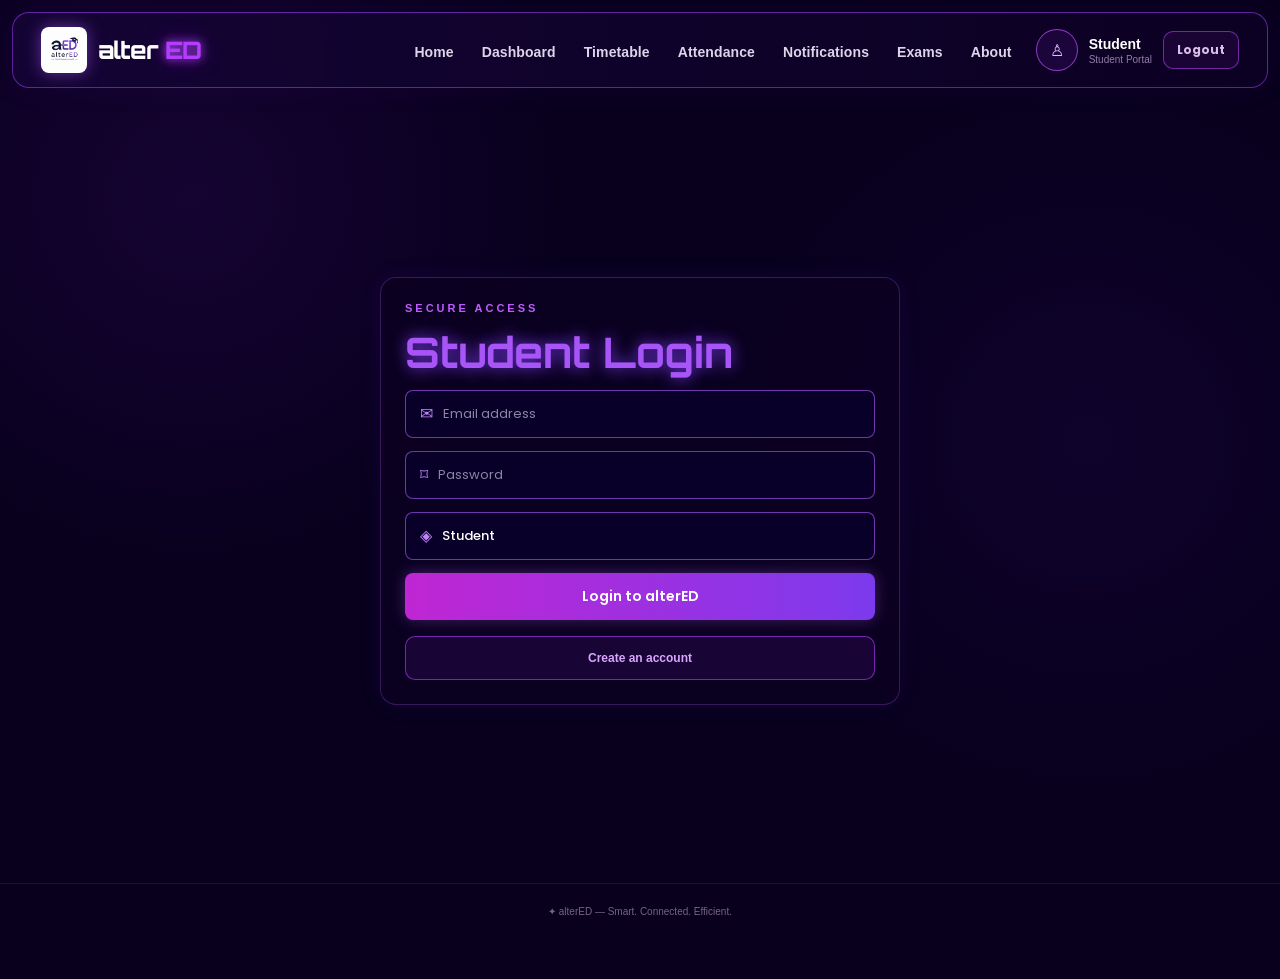
<file: frontend/login.html>
<!DOCTYPE html>
<html lang="en">
 <head>
  <meta charset="utf-8"/>
  <meta content="width=device-width, initial-scale=1.0" name="viewport"/>
  <link href="style.css" rel="stylesheet"/>
  <script defer="" src="script.js">
  </script>
  <title>
   alterED | Login
  </title>
 </head>
 <body>
  <div class="student-page role-page auth-page" data-allowed-roles="student faculty admin">
   <header class="dashboard-navbar">
    <a aria-label="alterED home" class="brand" href="index.html">
     <img alt="alterED Logo" class="brand-logo" src="logo.jfif"/>
     <div class="brand-name">
      alter
      <span>
       ED
      </span>
     </div>
    </a>
    <nav aria-label="Primary navigation" class="dashboard-nav">
     <a class="nav-link" data-page="index.html" data-roles="student faculty admin" href="index.html">
      Home
     </a>
     <a class="nav-link" data-page="student.html" data-roles="student" href="student.html">
      Dashboard
     </a>
     <a class="nav-link" data-page="timetable.html" data-roles="student faculty admin" href="timetable.html">
      Timetable
     </a>
     <a class="nav-link" data-page="attendance.html" data-roles="student" href="attendance.html">
      Attendance
     </a>
     <a class="nav-link" data-page="notification.html" data-roles="student faculty admin" href="notification.html">
      Notifications
     </a>
     <a class="nav-link" data-page="exam.html" data-roles="student faculty admin" href="exam.html">
      Exams
     </a>
     <a class="nav-link" data-page="faculty.html" data-roles="faculty admin" href="faculty.html">
      Faculty
     </a>
     <a class="nav-link" data-page="admin.html" data-roles="admin" href="admin.html">
      Admin
     </a>
     <a class="nav-link" data-page="about.html" data-roles="student faculty admin" href="about.html">
      About
     </a>
    </nav>
    <div class="student-profile">
     <div aria-hidden="true" class="profile-circle">
      ♙
     </div>
     <div class="profile-info">
      <strong id="profileRole">
       Student
      </strong>
      <span id="profileScope">
       Student Portal
      </span>
     </div>
     <button aria-label="Logout" class="logout-button" id="logoutButton" type="button">
      Logout
     </button>
    </div>
   </header>
   <main class="page-shell">
    <div class="data-card form-card">
     <span class="section-label">
      SECURE ACCESS
     </span>
     <h1 class="page-title login-title">
      <span id="loginRoleTitle">
       Student
      </span>
      <span>
       Login
      </span>
     </h1>
     <form id="loginForm">
      <div class="auth-input">
       <span>
        ✉
       </span>
       <input placeholder="Email address" required="" type="email"/>
      </div>
      <div class="auth-input">
       <span>
        ⌑
       </span>
       <input placeholder="Password" required="" type="password"/>
      </div>
      <div class="auth-input">
       <span>
        ◈
       </span>
       <select aria-label="Portal role" id="loginRole">
        <option value="student">
         Student
        </option>
        <option value="faculty">
         Faculty
        </option>
        <option value="admin">
         Admin
        </option>
       </select>
      </div>
      <button class="auth-submit" type="submit">
       Login to alterED
      </button>
      <p class="notice" id="loginMessage">
      </p>
     </form>
     <a class="secondary-button" href="register.html">
      Create an account
     </a>
    </div>
   </main>
   <footer class="dashboard-footer">
    ✦ alterED — Smart. Connected. Efficient.
   </footer>
  </div>
 </body>
</html>
</file>
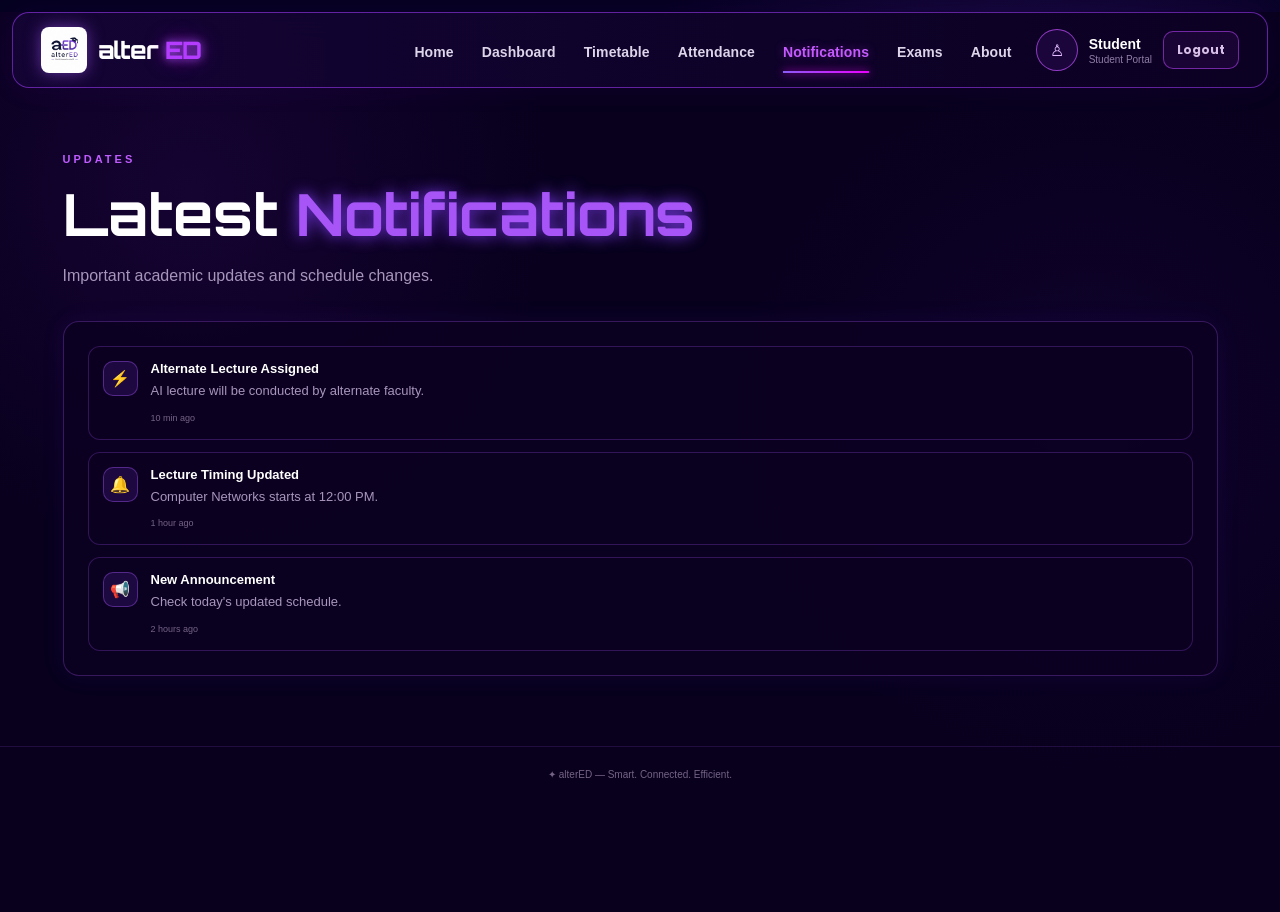
<file: frontend/notification.html>
<!DOCTYPE html>
<html lang="en">
 <head>
  <meta charset="utf-8"/>
  <meta content="width=device-width, initial-scale=1.0" name="viewport"/>
  <link href="style.css" rel="stylesheet"/>
  <script defer="" src="script.js">
  </script>
  <title>
   alterED | Notifications
  </title>
 </head>
 <body>
  <div class="student-page role-page" data-allowed-roles="student faculty admin">
   <header class="dashboard-navbar">
    <a aria-label="alterED home" class="brand" href="index.html">
     <img alt="alterED Logo" class="brand-logo" src="logo.jfif"/>
     <div class="brand-name">
      alter
      <span>
       ED
      </span>
     </div>
    </a>
    <nav aria-label="Primary navigation" class="dashboard-nav">
     <a class="nav-link" data-page="index.html" data-roles="student faculty admin" href="index.html">
      Home
     </a>
     <a class="nav-link" data-page="student.html" data-roles="student" href="student.html">
      Dashboard
     </a>
     <a class="nav-link" data-page="timetable.html" data-roles="student faculty admin" href="timetable.html">
      Timetable
     </a>
     <a class="nav-link" data-page="attendance.html" data-roles="student" href="attendance.html">
      Attendance
     </a>
     <a class="nav-link" data-page="notification.html" data-roles="student faculty admin" href="notification.html">
      Notifications
     </a>
     <a class="nav-link" data-page="exam.html" data-roles="student faculty admin" href="exam.html">
      Exams
     </a>
     <a class="nav-link" data-page="faculty.html" data-roles="faculty admin" href="faculty.html">
      Faculty
     </a>
     <a class="nav-link" data-page="admin.html" data-roles="admin" href="admin.html">
      Admin
     </a>
     <a class="nav-link" data-page="about.html" data-roles="student faculty admin" href="about.html">
      About
     </a>
    </nav>
    <div class="student-profile">
     <div aria-hidden="true" class="profile-circle">
      ♙
     </div>
     <div class="profile-info">
      <strong id="profileRole">
       Student
      </strong>
      <span id="profileScope">
       Student Portal
      </span>
     </div>
     <button aria-label="Logout" class="logout-button" id="logoutButton" type="button">
      Logout
     </button>
    </div>
   </header>
   <main class="page-shell">
    <span class="section-label">
     UPDATES
    </span>
    <h1 class="page-title">
     Latest
     <span>
      Notifications
     </span>
    </h1>
    <p class="page-subtitle">
     Important academic updates and schedule changes.
    </p>
    <div class="content-grid">
     <div class="data-card full-card">
      <div class="notification-list">
       <div class="notification-card">
        <div class="notification-icon">
         ⚡
        </div>
        <div>
         <h3>
          Alternate Lecture Assigned
         </h3>
         <p>
          AI lecture will be conducted by alternate faculty.
         </p>
         <span>
          10 min ago
         </span>
        </div>
       </div>
       <div class="notification-card">
        <div class="notification-icon">
         🔔
        </div>
        <div>
         <h3>
          Lecture Timing Updated
         </h3>
         <p>
          Computer Networks starts at 12:00 PM.
         </p>
         <span>
          1 hour ago
         </span>
        </div>
       </div>
       <div class="notification-card">
        <div class="notification-icon">
         📢
        </div>
        <div>
         <h3>
          New Announcement
         </h3>
         <p>
          Check today's updated schedule.
         </p>
         <span>
          2 hours ago
         </span>
        </div>
       </div>
      </div>
     </div>
    </div>
   </main>
   <footer class="dashboard-footer">
    ✦ alterED — Smart. Connected. Efficient.
   </footer>
  </div>
 </body>
</html>
</file>
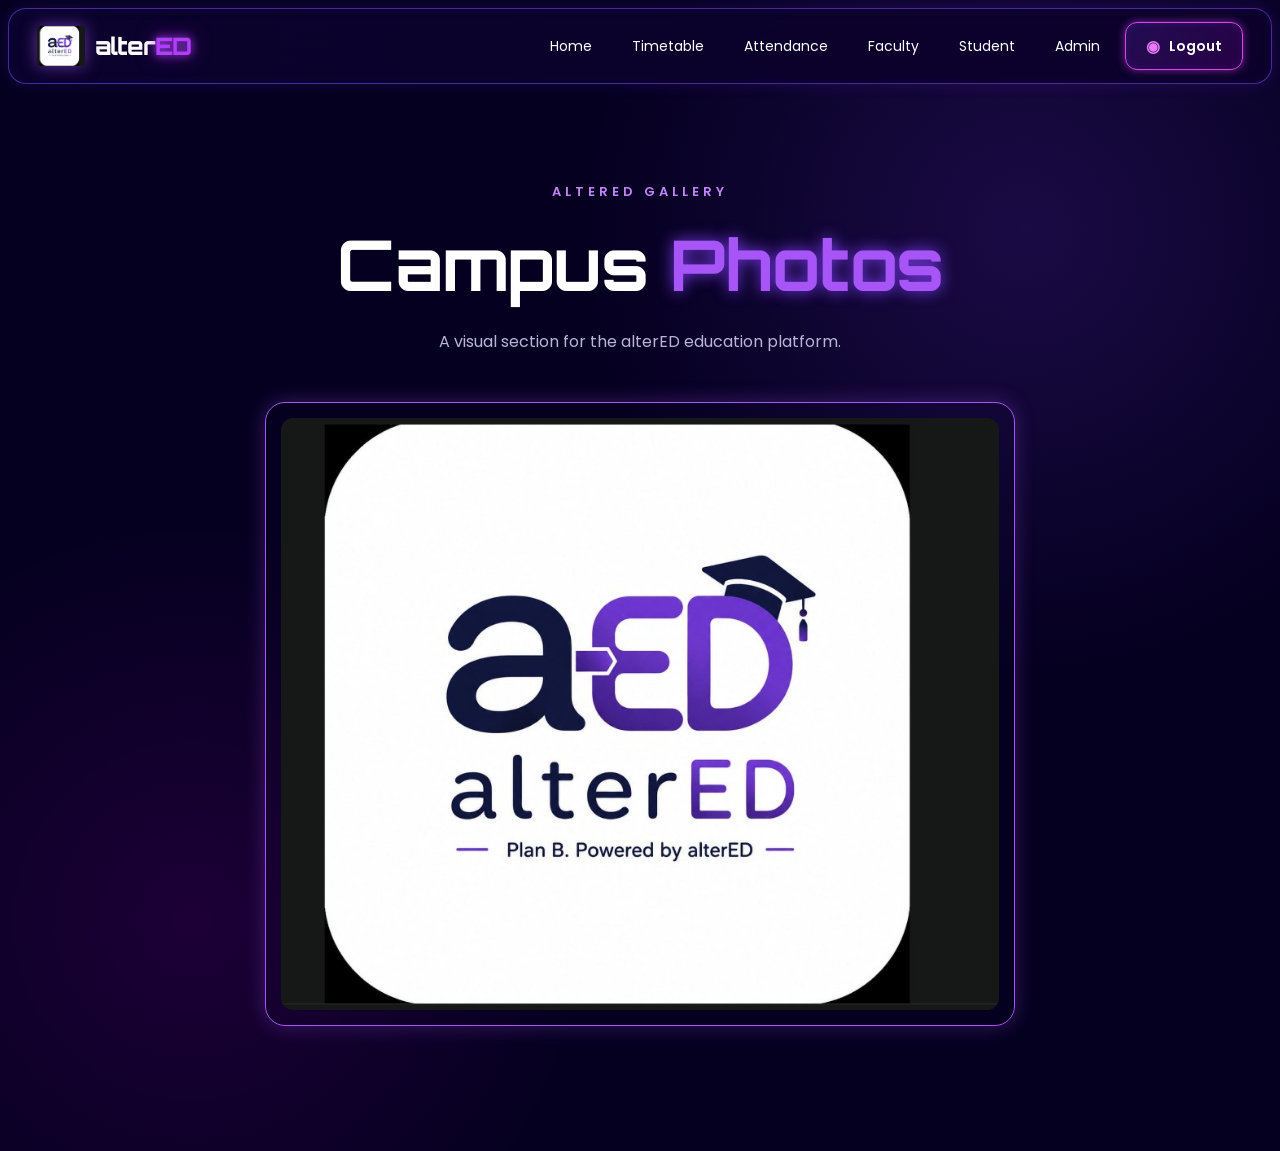
<file: frontend/photo.html>
<!DOCTYPE html>
<html lang="en">
<head>
    <meta charset="UTF-8">
    <meta name="viewport" content="width=device-width, initial-scale=1.0">
    <title>alterED | Photos</title>
    <link rel="stylesheet" href="css/style.css">
</head>

<body>

<header class="navbar">

    <a href="home.html" class="brand">
        <img src="images/test 2.jpg" class="brand-logo" alt="alterED Logo">
        <div class="brand-name">alter<span>ED</span></div>
    </a>

    <nav class="nav-menu" id="navMenu">
        <a href="home.html">Home</a>
        <a href="timetable.html">Timetable</a>
        <a href="attendance.html">Attendance</a>
        <a href="faculty.html">Faculty</a>
        <a href="student.html">Student</a>
        <a href="admin.html">Admin</a>
    </nav>

    <a href="login.html" class="auth-nav-button">
        <span class="user-icon">◉</span>
        Logout
    </a>

    <button class="menu-button" id="menuButton" type="button">☰</button>

</header>


<main class="simple-page">

    <div class="hero-small-title">
        ALTERED GALLERY
    </div>

    <h1 class="simple-title">
        Campus <span>Photos</span>
    </h1>

    <p class="simple-description">
        A visual section for the alterED education platform.
    </p>


    <div class="photo-container">

        <img
            src="images/test 2.jpg"
            class="main-photo"
            alt="alterED"
        >

    </div>

</main>


<script>
    const menuButton = document.getElementById("menuButton");
    const navMenu = document.getElementById("navMenu");

    menuButton.addEventListener("click", () => {
        navMenu.classList.toggle("show");
    });
</script>

</body>
</html>
</file>
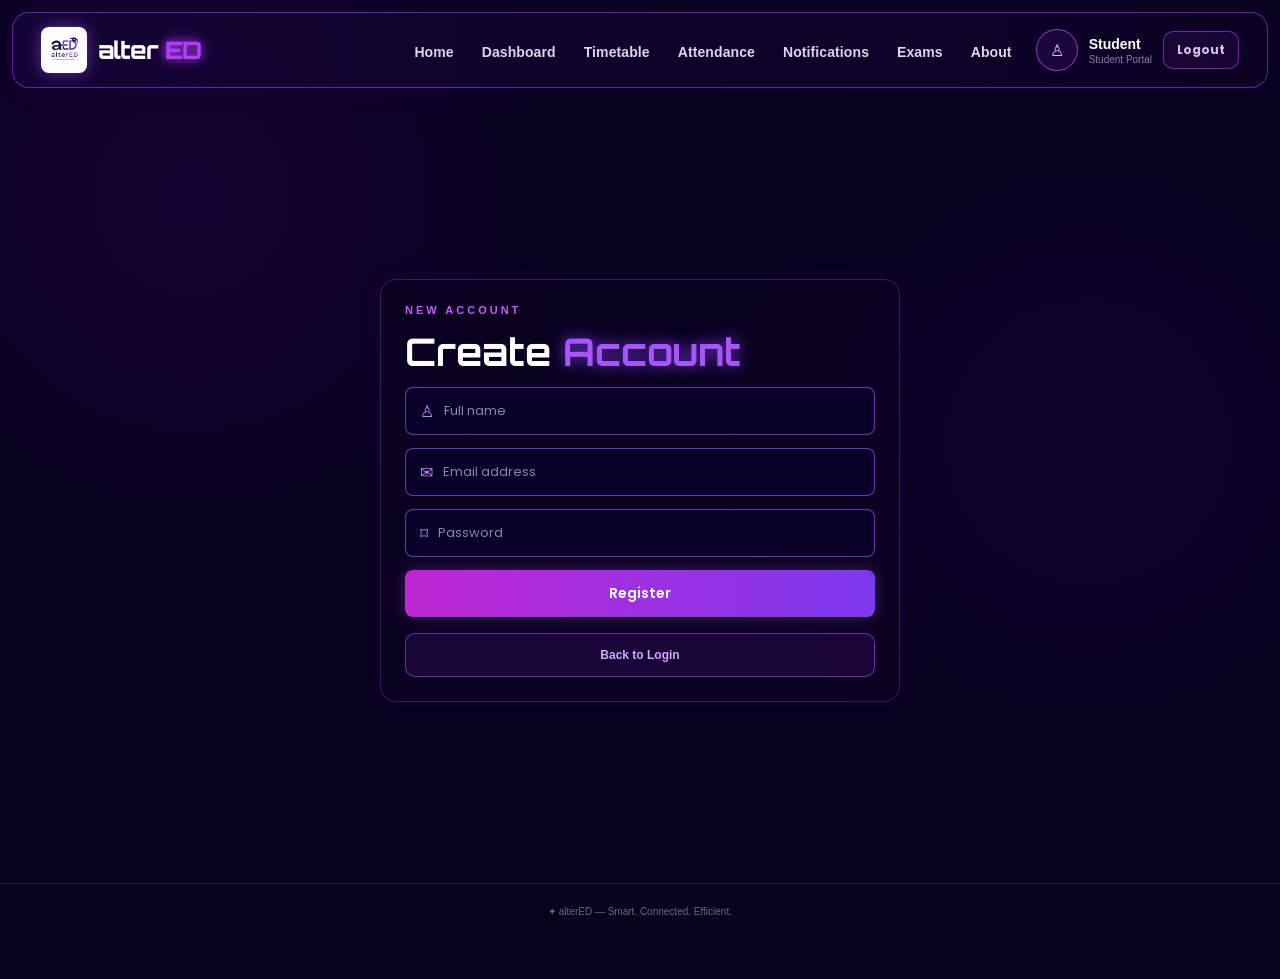
<file: frontend/register.html>
<!DOCTYPE html>
<html lang="en">
 <head>
  <meta charset="utf-8"/>
  <meta content="width=device-width, initial-scale=1.0" name="viewport"/>
  <link href="style.css" rel="stylesheet"/>
  <script defer="" src="script.js">
  </script>
  <title>
   alterED | Register
  </title>
 </head>
 <body>
  <div class="student-page role-page auth-page" data-allowed-roles="student faculty admin">
   <header class="dashboard-navbar">
    <a aria-label="alterED home" class="brand" href="index.html">
     <img alt="alterED Logo" class="brand-logo" src="logo.jfif"/>
     <div class="brand-name">
      alter
      <span>
       ED
      </span>
     </div>
    </a>
    <nav aria-label="Primary navigation" class="dashboard-nav">
     <a class="nav-link" data-page="index.html" data-roles="student faculty admin" href="index.html">
      Home
     </a>
     <a class="nav-link" data-page="student.html" data-roles="student" href="student.html">
      Dashboard
     </a>
     <a class="nav-link" data-page="timetable.html" data-roles="student faculty admin" href="timetable.html">
      Timetable
     </a>
     <a class="nav-link" data-page="attendance.html" data-roles="student" href="attendance.html">
      Attendance
     </a>
     <a class="nav-link" data-page="notification.html" data-roles="student faculty admin" href="notification.html">
      Notifications
     </a>
     <a class="nav-link" data-page="exam.html" data-roles="student faculty admin" href="exam.html">
      Exams
     </a>
     <a class="nav-link" data-page="faculty.html" data-roles="faculty admin" href="faculty.html">
      Faculty
     </a>
     <a class="nav-link" data-page="admin.html" data-roles="admin" href="admin.html">
      Admin
     </a>
     <a class="nav-link" data-page="about.html" data-roles="student faculty admin" href="about.html">
      About
     </a>
    </nav>
    <div class="student-profile">
     <div aria-hidden="true" class="profile-circle">
      ♙
     </div>
     <div class="profile-info">
      <strong id="profileRole">
       Student
      </strong>
      <span id="profileScope">
       Student Portal
      </span>
     </div>
     <button aria-label="Logout" class="logout-button" id="logoutButton" type="button">
      Logout
     </button>
    </div>
   </header>
   <main class="page-shell">
    <div class="data-card form-card">
     <span class="section-label">
      NEW ACCOUNT
     </span>
     <h1 class="page-title" style="font-size:38px">
      Create
      <span>
       Account
      </span>
     </h1>
     <form id="registerForm">
      <div class="auth-input">
       <span>
        ♙
       </span>
       <input placeholder="Full name" required="" type="text"/>
      </div>
      <div class="auth-input">
       <span>
        ✉
       </span>
       <input placeholder="Email address" required="" type="email"/>
      </div>
      <div class="auth-input">
       <span>
        ⌑
       </span>
       <input placeholder="Password" required="" type="password"/>
      </div>
      <button class="auth-submit" type="submit">
       Register
      </button>
      <p class="notice" id="registerMessage">
      </p>
     </form>
     <a class="secondary-button" href="login.html">
      Back to Login
     </a>
    </div>
   </main>
   <footer class="dashboard-footer">
    ✦ alterED — Smart. Connected. Efficient.
   </footer>
  </div>
 </body>
</html>
</file>
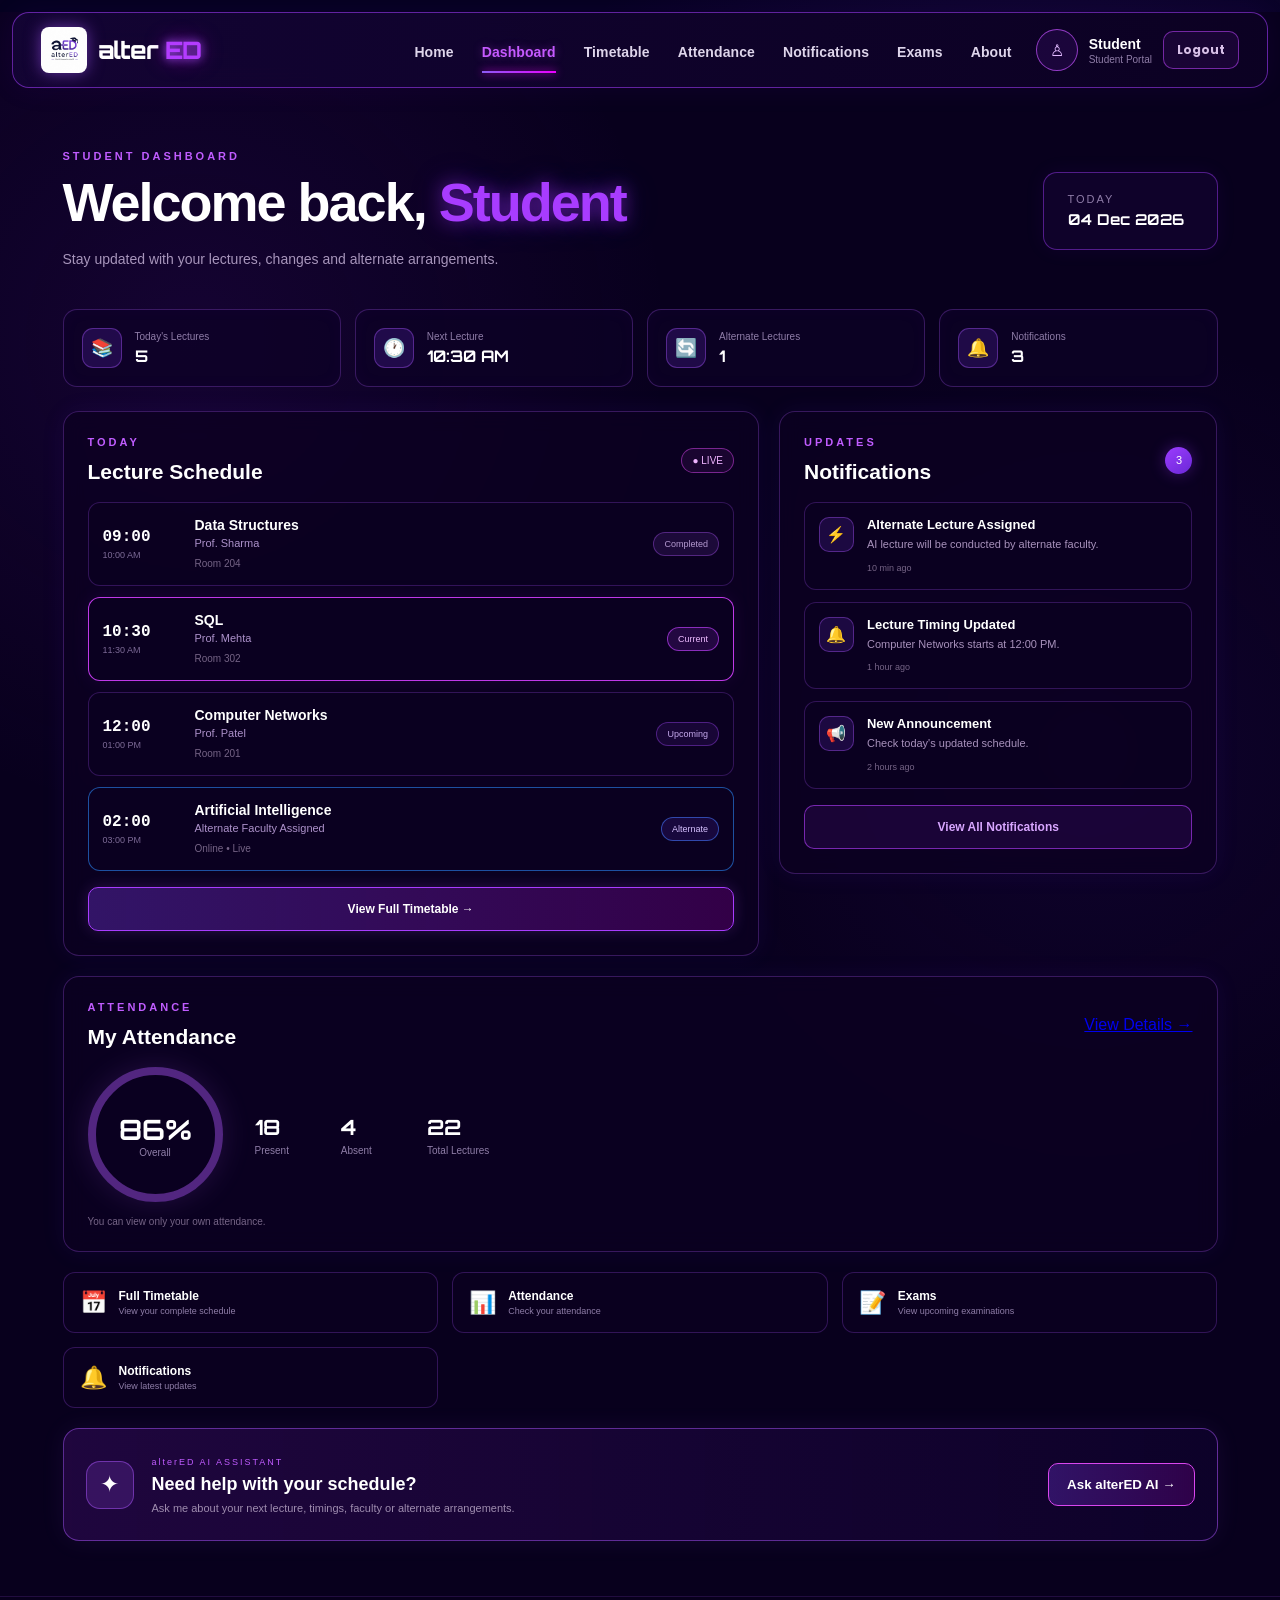
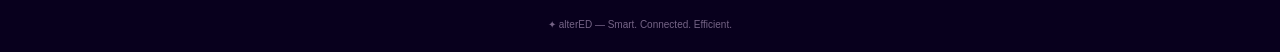
<file: frontend/student.html>
<!DOCTYPE html>
<html lang="en">
 <head>
  <meta charset="utf-8"/>
  <meta content="width=device-width, initial-scale=1.0" name="viewport"/>
  <link href="style.css" rel="stylesheet"/>
  <script defer="" src="script.js">
  </script>
  <title>
   alterED | Student Dashboard
  </title>
 </head>
 <body>
  <div class="student-page role-page" data-allowed-roles="student admin">
   <header class="dashboard-navbar">
    <a aria-label="alterED home" class="brand" href="index.html">
     <img alt="alterED Logo" class="brand-logo" src="logo.jfif"/>
     <div class="brand-name">
      alter
      <span>
       ED
      </span>
     </div>
    </a>
    <nav aria-label="Primary navigation" class="dashboard-nav">
     <a class="nav-link" data-page="index.html" data-roles="student faculty admin" href="index.html">
      Home
     </a>
     <a class="nav-link" data-page="student.html" data-roles="student" href="student.html">
      Dashboard
     </a>
     <a class="nav-link" data-page="timetable.html" data-roles="student faculty admin" href="timetable.html">
      Timetable
     </a>
     <a class="nav-link" data-page="attendance.html" data-roles="student" href="attendance.html">
      Attendance
     </a>
     <a class="nav-link" data-page="notification.html" data-roles="student faculty admin" href="notification.html">
      Notifications
     </a>
     <a class="nav-link" data-page="exam.html" data-roles="student faculty admin" href="exam.html">
      Exams
     </a>
     <a class="nav-link" data-page="faculty.html" data-roles="faculty admin" href="faculty.html">
      Faculty
     </a>
     <a class="nav-link" data-page="admin.html" data-roles="admin" href="admin.html">
      Admin
     </a>
     <a class="nav-link" data-page="about.html" data-roles="student faculty admin" href="about.html">
      About
     </a>
    </nav>
    <div class="student-profile">
     <div aria-hidden="true" class="profile-circle">
      ♙
     </div>
     <div class="profile-info">
      <strong id="profileRole">
       Student
      </strong>
      <span id="profileScope">
       Student Portal
      </span>
     </div>
     <button aria-label="Logout" class="logout-button" id="logoutButton" type="button">
      Logout
     </button>
    </div>
   </header>
   <main class="dashboard-container">
    <section class="welcome-section">
     <div class="welcome-content">
      <span class="section-label">
       STUDENT DASHBOARD
      </span>
      <h1>
       Welcome back,
       <span>
        Student
       </span>
      </h1>
      <p>
       Stay updated with your lectures, changes and alternate arrangements.
      </p>
     </div>
     <div class="today-card">
      <span>
       Today
      </span>
      <strong id="currentDate">
       18 Aug 2026
      </strong>
     </div>
    </section>
    <section class="quick-stats">
     <div class="stat-card">
      <div class="stat-icon">
       📚
      </div>
      <div class="stat-content">
       <span>
        Today's Lectures
       </span>
       <strong>
        5
       </strong>
      </div>
     </div>
     <div class="stat-card">
      <div class="stat-icon">
       🕐
      </div>
      <div class="stat-content">
       <span>
        Next Lecture
       </span>
       <strong>
        10:30 AM
       </strong>
      </div>
     </div>
     <div class="stat-card">
      <div class="stat-icon">
       🔄
      </div>
      <div class="stat-content">
       <span>
        Alternate Lectures
       </span>
       <strong>
        1
       </strong>
      </div>
     </div>
     <div class="stat-card">
      <div class="stat-icon">
       🔔
      </div>
      <div class="stat-content">
       <span>
        Notifications
       </span>
       <strong>
        3
       </strong>
      </div>
     </div>
    </section>
    <section class="dashboard-grid">
     <div class="dashboard-panel">
      <div class="panel-heading">
       <div>
        <span class="section-label">
         TODAY
        </span>
        <h2>
         Lecture Schedule
        </h2>
       </div>
       <span class="live-status">
        ● LIVE
       </span>
      </div>
      <div class="lecture-list">
       <div class="lecture-card">
        <div class="lecture-time">
         <strong>
          09:00
         </strong>
         <span>
          10:00 AM
         </span>
        </div>
        <div class="lecture-details">
         <h3>
          Data Structures
         </h3>
         <p>
          Prof. Sharma
         </p>
         <span>
          Room 204
         </span>
        </div>
        <div class="lecture-status completed">
         Completed
        </div>
       </div>
       <div class="lecture-card current">
        <div class="lecture-time">
         <strong>
          10:30
         </strong>
         <span>
          11:30 AM
         </span>
        </div>
        <div class="lecture-details">
         <h3>
          SQL
         </h3>
         <p>
          Prof. Mehta
         </p>
         <span>
          Room 302
         </span>
        </div>
        <div class="lecture-status current">
         Current
        </div>
       </div>
       <div class="lecture-card">
        <div class="lecture-time">
         <strong>
          12:00
         </strong>
         <span>
          01:00 PM
         </span>
        </div>
        <div class="lecture-details">
         <h3>
          Computer Networks
         </h3>
         <p>
          Prof. Patel
         </p>
         <span>
          Room 201
         </span>
        </div>
        <div class="lecture-status upcoming">
         Upcoming
        </div>
       </div>
       <div class="lecture-card alternate">
        <div class="lecture-time">
         <strong>
          02:00
         </strong>
         <span>
          03:00 PM
         </span>
        </div>
        <div class="lecture-details">
         <h3>
          Artificial Intelligence
         </h3>
         <p>
          Alternate Faculty Assigned
         </p>
         <span>
          Online • Live
         </span>
        </div>
        <div class="lecture-status alternate">
         Alternate
        </div>
       </div>
      </div>
      <a class="primary-button" href="timetable.html">
       View Full Timetable →
      </a>
     </div>
     <div class="dashboard-panel">
      <div class="panel-heading">
       <div>
        <span class="section-label">
         UPDATES
        </span>
        <h2>
         Notifications
        </h2>
       </div>
       <span class="notification-count">
        3
       </span>
      </div>
      <div class="notification-list">
       <div class="notification-card">
        <div class="notification-icon">
         ⚡
        </div>
        <div>
         <h3>
          Alternate Lecture Assigned
         </h3>
         <p>
          AI lecture will be conducted by alternate faculty.
         </p>
         <span>
          10 min ago
         </span>
        </div>
       </div>
       <div class="notification-card">
        <div class="notification-icon">
         🔔
        </div>
        <div>
         <h3>
          Lecture Timing Updated
         </h3>
         <p>
          Computer Networks starts at 12:00 PM.
         </p>
         <span>
          1 hour ago
         </span>
        </div>
       </div>
       <div class="notification-card">
        <div class="notification-icon">
         📢
        </div>
        <div>
         <h3>
          New Announcement
         </h3>
         <p>
          Check today's updated schedule.
         </p>
         <span>
          2 hours ago
         </span>
        </div>
       </div>
      </div>
      <a class="secondary-button" href="notification.html">
       View All Notifications
      </a>
     </div>
    </section>
    <section class="dashboard-panel attendance-preview">
     <div class="panel-heading">
      <div>
       <span class="section-label">
        ATTENDANCE
       </span>
       <h2>
        My Attendance
       </h2>
      </div>
      <a class="text-link" href="attendance.html">
       View Details →
      </a>
     </div>
     <div class="attendance-content">
      <div class="attendance-circle">
       <strong>
        86%
       </strong>
       <span>
        Overall
       </span>
      </div>
      <div class="attendance-stats">
       <div>
        <strong>
         18
        </strong>
        <span>
         Present
        </span>
       </div>
       <div>
        <strong>
         4
        </strong>
        <span>
         Absent
        </span>
       </div>
       <div>
        <strong>
         22
        </strong>
        <span>
         Total Lectures
        </span>
       </div>
      </div>
     </div>
     <p class="privacy-note">
      You can view only your own attendance.
     </p>
    </section>
    <section class="quick-actions">
     <a class="action-card" href="timetable.html">
      <span class="action-icon">
       📅
      </span>
      <div>
       <strong>
        Full Timetable
       </strong>
       <small>
        View your complete schedule
       </small>
      </div>
     </a>
     <a class="action-card" href="attendance.html">
      <span class="action-icon">
       📊
      </span>
      <div>
       <strong>
        Attendance
       </strong>
       <small>
        Check your attendance
       </small>
      </div>
     </a>
     <a class="action-card" href="exam.html">
      <span class="action-icon">
       📝
      </span>
      <div>
       <strong>
        Exams
       </strong>
       <small>
        View upcoming examinations
       </small>
      </div>
     </a>
     <a class="action-card" href="notification.html">
      <span class="action-icon">
       🔔
      </span>
      <div>
       <strong>
        Notifications
       </strong>
       <small>
        View latest updates
       </small>
      </div>
     </a>
     <a class="action-card" data-role-only="faculty admin" href="faculty.html">
      <span class="action-icon">
       👨‍🏫
      </span>
      <div>
       <strong>
        Faculty
       </strong>
       <small>
        View faculty information
       </small>
      </div>
     </a>
     <a class="action-card" data-role-only="admin" href="admin.html">
      <span class="action-icon">
       ⚙️
      </span>
      <div>
       <strong>
        Admin
       </strong>
       <small>
        Portal administration
       </small>
      </div>
     </a>
    </section>
    <section class="voice-assistant">
     <div class="voice-icon">
      ✦
     </div>
     <div class="voice-content">
      <span>
       alterED AI ASSISTANT
      </span>
      <h2>
       Need help with your schedule?
      </h2>
      <p>
       Ask me about your next lecture, timings, faculty or alternate arrangements.
      </p>
     </div>
     <button class="voice-button" id="voiceAssistantButton" type="button">
      Ask alterED AI
      <span>
       →
      </span>
     </button>
    </section>
    <div id="aiResponseBox" style="display:none;position:fixed;right:30px;bottom:30px;width:360px;max-width:calc(100% - 40px);padding:24px;background:#10002f;border:1px solid #a83cff;border-radius:18px;box-shadow:0 0 30px rgba(168,60,255,.35);z-index:9999;color:white">
     <div style="font-size:12px;letter-spacing:3px;color:#c06cff;margin-bottom:8px">
      ALTERED AI
     </div>
     <h3 id="aiResponseTitle" style="margin:0 0 10px;font-size:20px">
      Hello Student!
     </h3>
     <p id="aiResponseText" style="margin:0;line-height:1.6;color:#d7c8ff">
      How can I help you?
     </p>
     <button id="closeAI" style="margin-top:18px;padding:9px 18px;border:1px solid #a83cff;border-radius:10px;background:transparent;color:white;cursor:pointer" type="button">
      Close
     </button>
    </div>
   </main>
   <footer class="dashboard-footer">
    ✦ alterED — Smart. Connected. Efficient.
   </footer>
  </div>
 </body>
</html>
</file>
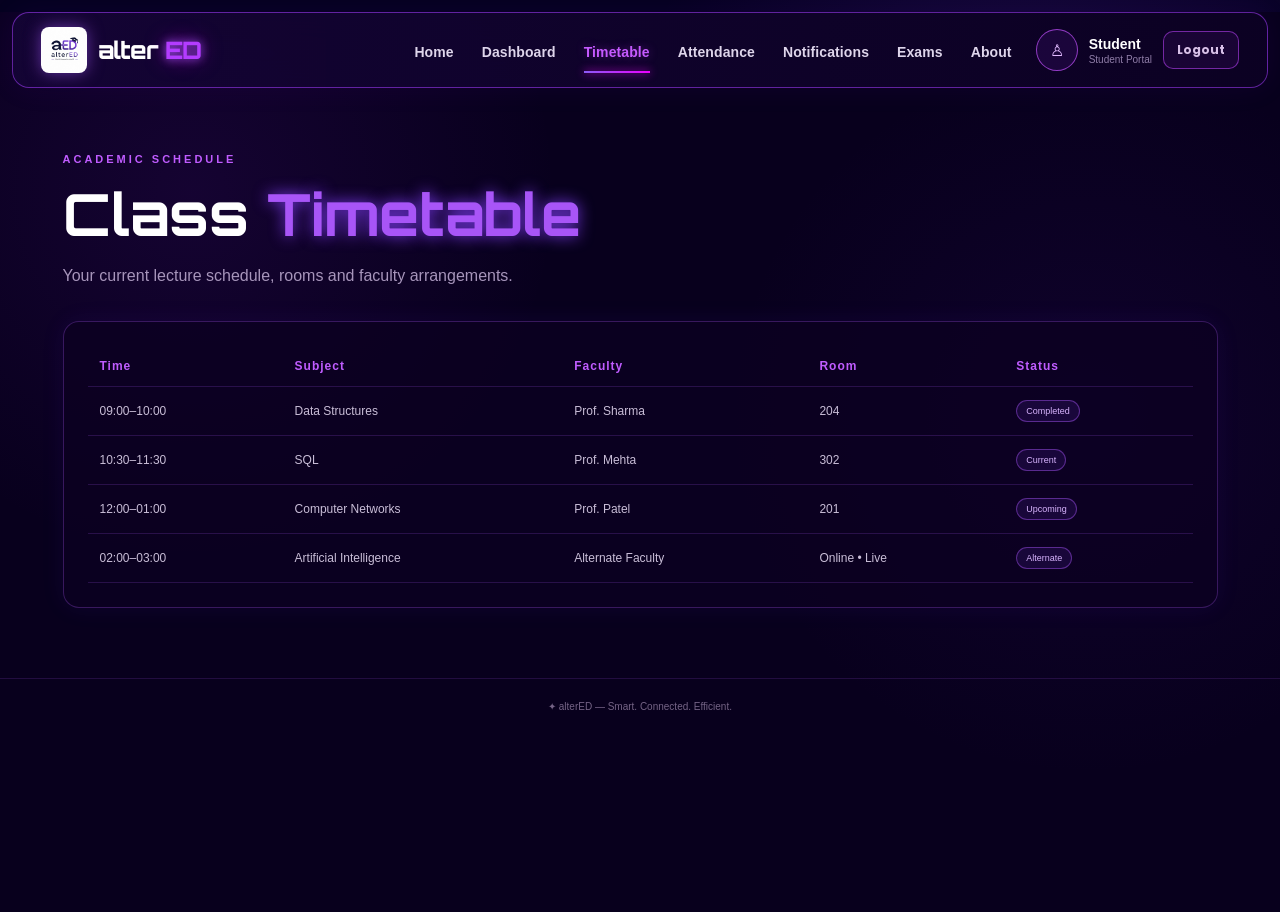
<file: frontend/timetable.html>
<!DOCTYPE html>
<html lang="en">
 <head>
  <meta charset="utf-8"/>
  <meta content="width=device-width, initial-scale=1.0" name="viewport"/>
  <link href="style.css" rel="stylesheet"/>
  <script defer="" src="script.js">
  </script>
  <title>
   alterED | Timetable
  </title>
 </head>
 <body>
  <div class="student-page role-page" data-allowed-roles="student faculty admin">
   <header class="dashboard-navbar">
    <a aria-label="alterED home" class="brand" href="index.html">
     <img alt="alterED Logo" class="brand-logo" src="logo.jfif"/>
     <div class="brand-name">
      alter
      <span>
       ED
      </span>
     </div>
    </a>
    <nav aria-label="Primary navigation" class="dashboard-nav">
     <a class="nav-link" data-page="index.html" data-roles="student faculty admin" href="index.html">
      Home
     </a>
     <a class="nav-link" data-page="student.html" data-roles="student" href="student.html">
      Dashboard
     </a>
     <a class="nav-link" data-page="timetable.html" data-roles="student faculty admin" href="timetable.html">
      Timetable
     </a>
     <a class="nav-link" data-page="attendance.html" data-roles="student" href="attendance.html">
      Attendance
     </a>
     <a class="nav-link" data-page="notification.html" data-roles="student faculty admin" href="notification.html">
      Notifications
     </a>
     <a class="nav-link" data-page="exam.html" data-roles="student faculty admin" href="exam.html">
      Exams
     </a>
     <a class="nav-link" data-page="faculty.html" data-roles="faculty admin" href="faculty.html">
      Faculty
     </a>
     <a class="nav-link" data-page="admin.html" data-roles="admin" href="admin.html">
      Admin
     </a>
     <a class="nav-link" data-page="about.html" data-roles="student faculty admin" href="about.html">
      About
     </a>
    </nav>
    <div class="student-profile">
     <div aria-hidden="true" class="profile-circle">
      ♙
     </div>
     <div class="profile-info">
      <strong id="profileRole">
       Student
      </strong>
      <span id="profileScope">
       Student Portal
      </span>
     </div>
     <button aria-label="Logout" class="logout-button" id="logoutButton" type="button">
      Logout
     </button>
    </div>
   </header>
   <main class="page-shell">
    <span class="section-label">
     ACADEMIC SCHEDULE
    </span>
    <h1 class="page-title">
     Class
     <span>
      Timetable
     </span>
    </h1>
    <p class="page-subtitle">
     Your current lecture schedule, rooms and faculty arrangements.
    </p>
    <div class="data-card full-card">
     <table class="data-table">
      <thead>
       <tr>
        <th>
         Time
        </th>
        <th>
         Subject
        </th>
        <th>
         Faculty
        </th>
        <th>
         Room
        </th>
        <th>
         Status
        </th>
       </tr>
      </thead>
      <tbody>
       <tr>
        <td>
         09:00–10:00
        </td>
        <td>
         Data Structures
        </td>
        <td>
         Prof. Sharma
        </td>
        <td>
         204
        </td>
        <td>
         <span class="badge">
          Completed
         </span>
        </td>
       </tr>
       <tr>
        <td>
         10:30–11:30
        </td>
        <td>
         SQL
        </td>
        <td>
         Prof. Mehta
        </td>
        <td>
         302
        </td>
        <td>
         <span class="badge">
          Current
         </span>
        </td>
       </tr>
       <tr>
        <td>
         12:00–01:00
        </td>
        <td>
         Computer Networks
        </td>
        <td>
         Prof. Patel
        </td>
        <td>
         201
        </td>
        <td>
         <span class="badge">
          Upcoming
         </span>
        </td>
       </tr>
       <tr>
        <td>
         02:00–03:00
        </td>
        <td>
         Artificial Intelligence
        </td>
        <td>
         Alternate Faculty
        </td>
        <td>
         Online • Live
        </td>
        <td>
         <span class="badge">
          Alternate
         </span>
        </td>
       </tr>
      </tbody>
     </table>
    </div>
   </main>
   <footer class="dashboard-footer">
    ✦ alterED — Smart. Connected. Efficient.
   </footer>
  </div>
 </body>
</html>
</file>
<file: frontend/css/style.css>
@import url('https://fonts.googleapis.com/css2?family=Orbitron:wght@500;600;700;800&family=Poppins:wght@400;500;600;700&display=swap');


/* =====================================================
   RESET
===================================================== */

* {
    margin: 0;
    padding: 0;
    box-sizing: border-box;
}


html {
    scroll-behavior: smooth;
}


body {
    min-height: 100vh;

    font-family: 'Poppins', sans-serif;

    color: #ffffff;

    background:
        radial-gradient(
            circle at 80% 20%,
            rgba(124, 58, 237, 0.18),
            transparent 32%
        ),
        radial-gradient(
            circle at 15% 80%,
            rgba(236, 0, 255, 0.10),
            transparent 28%
        ),
        #050020;

    overflow-x: hidden;
}


/* =====================================================
   NAVBAR
===================================================== */

.navbar {
    width: calc(100% - 16px);

    min-height: 76px;

    margin: 8px;

    padding: 10px 28px;

    display: flex;

    align-items: center;

    justify-content: space-between;

    gap: 25px;

    position: relative;

    z-index: 100;

    border: 1px solid rgba(125, 74, 255, 0.55);

    border-radius: 18px;

    background:
        linear-gradient(
            90deg,
            rgba(11, 3, 46, 0.96),
            rgba(12, 1, 43, 0.88)
        );

    box-shadow:
        0 0 15px rgba(103, 51, 255, 0.16),
        inset 0 0 20px rgba(124, 58, 237, 0.03);

    backdrop-filter: blur(15px);
}


/* =====================================================
   BRAND
===================================================== */

.brand {
    display: flex;

    align-items: center;

    gap: 10px;

    text-decoration: none;

    flex-shrink: 0;
}


.brand-logo {
    width: 48px;

    height: 48px;

    object-fit: contain;

    border-radius: 8px;

    filter:
        drop-shadow(
            0 0 8px rgba(168, 85, 247, 0.55)
        );
}


.brand-name {
    font-family: 'Orbitron', sans-serif;

    font-size: 24px;

    font-weight: 800;

    color: #ffffff;

    letter-spacing: -1px;
}


.brand-name span {
    color: #b33cff;

    text-shadow:
        0 0 10px #a855f7,
        0 0 20px rgba(236, 0, 255, 0.5);
}


/* =====================================================
   NAV MENU
===================================================== */

.nav-menu {
    display: flex;

    align-items: center;

    justify-content: center;

    gap: 40px;

    margin-left: auto;
}


.nav-menu a {
    position: relative;

    color: #ffffff;

    text-decoration: none;

    font-size: 14px;

    transition: 0.3s;
}


.nav-menu a:hover {
    color: #d946ef;

    text-shadow:
        0 0 10px #d946ef;
}


.nav-menu a.active {
    color: #d946ef;
}


.nav-menu a.active::after {
    content: "";

    position: absolute;

    left: 0;

    right: 0;

    bottom: -12px;

    height: 2px;

    background:
        linear-gradient(
            90deg,
            #8b5cf6,
            #ec00ff
        );

    box-shadow:
        0 0 8px #ec00ff;
}


/* =====================================================
   LOGIN / REGISTER TOP RIGHT
===================================================== */

.auth-nav-button {
    min-height: 48px;

    padding: 0 20px;

    display: flex;

    align-items: center;

    justify-content: center;

    gap: 9px;

    border: 1px solid #d946ef;

    border-radius: 12px;

    color: #ffffff;

    text-decoration: none;

    font-size: 14px;

    font-weight: 600;

    background:
        linear-gradient(
            135deg,
            rgba(124, 58, 237, 0.20),
            rgba(236, 0, 255, 0.12)
        );

    box-shadow:
        0 0 8px rgba(217, 70, 239, 0.55),
        inset 0 0 10px rgba(168, 85, 247, 0.10);

    transition: 0.3s;

    white-space: nowrap;
}


.auth-nav-button:hover {
    transform: translateY(-2px);

    border-color: #ffffff;

    box-shadow:
        0 0 12px #d946ef,
        0 0 25px rgba(168, 85, 247, 0.45);
}


.user-icon {
    color: #e879f9;

    font-size: 16px;
}


/* =====================================================
   MOBILE MENU BUTTON
===================================================== */

.menu-button {
    display: none;

    border: none;

    background: transparent;

    color: #ffffff;

    font-size: 27px;

    cursor: pointer;
}


/* =====================================================
   HERO
===================================================== */

.hero {
    min-height: calc(100vh - 92px);

    padding: 55px 8% 70px;

    display: flex;

    align-items: center;

    justify-content: space-between;

    gap: 60px;

    position: relative;

    overflow: hidden;
}


.hero-content {
    width: 48%;

    position: relative;

    z-index: 5;
}


.hero-small-title {
    color: #c084fc;

    font-size: 13px;

    font-weight: 600;

    letter-spacing: 4px;

    margin-bottom: 18px;
}


.hero-title {
    font-family: 'Orbitron', sans-serif;

    font-size: clamp(58px, 7vw, 94px);

    line-height: 0.98;

    font-weight: 800;

    color: #ffffff;

    letter-spacing: -3px;

    text-shadow:
        0 0 10px rgba(255, 255, 255, 0.12);
}


.hero-title span {
    color: #a855f7;

    text-shadow:
        0 0 10px #a855f7,
        0 0 30px #7c3aed,
        0 0 45px rgba(236, 0, 255, 0.4);
}


.neon-line {
    width: 115px;

    height: 4px;

    margin: 20px 0 25px;

    background:
        linear-gradient(
            90deg,
            #8b5cf6,
            #ec00ff
        );

    box-shadow:
        0 0 8px #a855f7,
        0 0 20px #ec00ff;
}


.hero-heading {
    font-family: 'Orbitron', sans-serif;

    max-width: 650px;

    font-size: clamp(21px, 2.4vw, 31px);

    line-height: 1.35;

    font-weight: 600;

    margin-bottom: 20px;
}


.hero-description {
    max-width: 590px;

    color: #bcb3d8;

    font-size: 15px;

    line-height: 1.8;

    margin-bottom: 15px;
}


.hero-tagline {
    color: #ffffff;

    font-size: 15px;

    font-weight: 600;

    margin-bottom: 28px;
}


/* =====================================================
   GET STARTED
===================================================== */

.get-started {
    width: 220px;

    height: 56px;

    display: flex;

    align-items: center;

    justify-content: center;

    gap: 30px;

    border: 2px solid #ec38ff;

    border-radius: 13px;

    color: #ffffff;

    text-decoration: none;

    font-weight: 600;

    font-size: 16px;

    background:
        linear-gradient(
            90deg,
            rgba(124, 58, 237, 0.28),
            rgba(236, 0, 255, 0.14)
        );

    box-shadow:
        0 0 10px rgba(236, 56, 255, 0.6),
        0 0 25px rgba(124, 58, 237, 0.2);

    transition: 0.3s;
}


.get-started span {
    font-size: 23px;
}


.get-started:hover {
    transform: translateY(-3px);

    background:
        linear-gradient(
            90deg,
            #7c3aed,
            #c026d3
        );

    box-shadow:
        0 0 15px #ec38ff,
        0 0 35px rgba(168, 85, 247, 0.5);
}


/* =====================================================
   HERO VISUAL
===================================================== */

.hero-visual {
    width: 48%;

    min-height: 500px;

    position: relative;

    display: flex;

    align-items: center;

    justify-content: center;
}


.visual-glow {
    position: absolute;

    border-radius: 50%;

    filter: blur(90px);

    pointer-events: none;
}


.glow-purple {
    width: 300px;

    height: 300px;

    background: #7c3aed;

    opacity: 0.28;
}


.glow-blue {
    width: 250px;

    height: 250px;

    background: #2563eb;

    opacity: 0.18;

    right: 0;

    bottom: 40px;
}


/* =====================================================
   EDUCATION CIRCLE
===================================================== */

.education-circle {
    width: 470px;

    height: 470px;

    position: relative;

    display: flex;

    align-items: center;

    justify-content: center;

    border-radius: 50%;

    background:
        radial-gradient(
            circle,
            rgba(55, 25, 130, 0.35),
            transparent 63%
        );
}


.education-circle::before {
    content: "";

    position: absolute;

    width: 350px;

    height: 350px;

    border: 1px solid rgba(139, 92, 246, 0.35);

    border-radius: 50%;

    box-shadow:
        0 0 30px rgba(124, 58, 237, 0.25);
}


/* =====================================================
   ORBIT ICONS
===================================================== */

.orbit-icon {
    width: 58px;

    height: 58px;

    position: absolute;

    display: flex;

    align-items: center;

    justify-content: center;

    border: 1px solid #8b5cf6;

    border-radius: 50%;

    background:
        radial-gradient(
            circle,
            rgba(124, 58, 237, 0.55),
            rgba(20, 5, 70, 0.9)
        );

    box-shadow:
        0 0 10px #7c3aed,
        0 0 20px rgba(168, 85, 247, 0.25);

    font-size: 22px;

    z-index: 4;
}


.icon-top {
    top: 5px;

    left: 50%;

    transform: translateX(-50%);
}


.icon-left-top {
    top: 80px;

    left: 65px;
}


.icon-right-top {
    top: 80px;

    right: 65px;
}


.icon-left {
    top: 210px;

    left: 10px;
}


.icon-right {
    top: 210px;

    right: 10px;
}


.icon-left-bottom {
    bottom: 70px;

    left: 65px;
}


.icon-right-bottom {
    bottom: 70px;

    right: 65px;
}


/* =====================================================
   CIRCLE LINES
===================================================== */

.circle-line {
    position: absolute;

    height: 1px;

    background:
        linear-gradient(
            90deg,
            transparent,
            #6366f1,
            transparent
        );

    opacity: 0.55;
}


.line-one {
    width: 350px;

    transform: rotate(0deg);
}


.line-two {
    width: 330px;

    transform: rotate(45deg);
}


.line-three {
    width: 330px;

    transform: rotate(-45deg);
}


.line-four {
    width: 300px;

    transform: rotate(90deg);
}


/* =====================================================
   LAPTOP
===================================================== */

.laptop {
    width: 275px;

    position: relative;

    z-index: 5;

    filter:
        drop-shadow(
            0 0 20px rgba(76, 29, 149, 0.8)
        );
}


.laptop-screen {
    width: 245px;

    height: 165px;

    margin: auto;

    display: flex;

    align-items: center;

    justify-content: center;

    border: 5px solid #4234a8;

    border-bottom: 8px solid #24205e;

    border-radius: 10px 10px 3px 3px;

    background:
        radial-gradient(
            circle,
            #261064,
            #080025
        );

    box-shadow:
        0 0 10px #7c3aed,
        inset 0 0 20px rgba(124, 58, 237, 0.3);
}


.screen-symbol {
    font-size: 70px;

    filter:
        drop-shadow(
            0 0 12px #a855f7
        );
}


.laptop-base {
    width: 285px;

    height: 15px;

    margin-left: -5px;

    border-radius: 3px 3px 10px 10px;

    background:
        linear-gradient(
            90deg,
            #26216a,
            #5543c7,
            #26216a
        );

    box-shadow:
        0 5px 15px rgba(0, 0, 0, 0.4);
}


/* =====================================================
   PLATFORM
===================================================== */

.platform {
    width: 520px;

    height: 70px;

    position: absolute;

    bottom: 35px;

    border-radius: 50%;

    border: 3px solid #6d35f5;

    background:
        radial-gradient(
            ellipse,
            rgba(124, 58, 237, 0.25),
            transparent 65%
        );

    box-shadow:
        0 0 15px #7c3aed,
        0 0 40px rgba(37, 99, 235, 0.35);
}


/* =====================================================
   AUTH PAGE
===================================================== */

.auth-page {
    min-height: calc(100vh - 92px);

    padding: 55px 25px;

    position: relative;

    display: flex;

    align-items: center;

    justify-content: center;

    overflow: hidden;
}


.auth-background-glow {
    position: absolute;

    border-radius: 50%;

    filter: blur(130px);

    pointer-events: none;
}


.glow-auth-one {
    width: 400px;

    height: 400px;

    background: #7c3aed;

    opacity: 0.20;

    left: 5%;
}


.glow-auth-two {
    width: 350px;

    height: 350px;

    background: #2563eb;

    opacity: 0.15;

    right: 5%;
}


/* =====================================================
   AUTH CONTAINER
===================================================== */

.auth-container {
    width: 100%;

    max-width: 850px;

    padding: 35px 45px;

    display: grid;

    grid-template-columns: 1fr 1px 1fr;

    align-items: center;

    gap: 40px;

    position: relative;

    z-index: 5;

    border: 1px solid #a855f7;

    border-radius: 24px;

    background:
        radial-gradient(
            circle at center,
            rgba(79, 34, 165, 0.22),
            rgba(8, 0, 35, 0.93)
        );

    box-shadow:
        0 0 15px rgba(168, 85, 247, 0.55),
        0 0 40px rgba(124, 58, 237, 0.20),
        inset 0 0 25px rgba(168, 85, 247, 0.06);

    backdrop-filter: blur(18px);
}


.auth-column {
    width: 100%;
}


.auth-heading {
    text-align: center;

    margin-bottom: 22px;
}


.auth-heading h1 {
    font-size: 25px;

    margin-bottom: 5px;
}


.auth-heading p {
    color: #c4b5fd;

    font-size: 13px;
}


/* =====================================================
   AUTH INPUTS
===================================================== */

.auth-input {
    width: 100%;

    height: 48px;

    display: flex;

    align-items: center;

    gap: 10px;

    padding: 0 14px;

    margin-bottom: 13px;

    border: 1px solid rgba(168, 85, 247, 0.65);

    border-radius: 8px;

    background:
        rgba(10, 0, 45, 0.75);

    transition: 0.3s;
}


.auth-input:focus-within {
    border-color: #d946ef;

    box-shadow:
        0 0 10px rgba(217, 70, 239, 0.35);
}


.auth-input span {
    color: #c084fc;

    font-size: 16px;
}


.auth-input input,
.auth-input select {
    width: 100%;

    height: 100%;

    border: none;

    outline: none;

    color: #ffffff;

    background: transparent;

    font-family: 'Poppins', sans-serif;

    font-size: 13px;
}


.auth-input input::placeholder {
    color: #8d84a7;
}


.auth-input select option {
    background: #10002f;

    color: #ffffff;
}


/* =====================================================
   AUTH SUBMIT
===================================================== */

.auth-submit {
    width: 100%;

    height: 47px;

    border: none;

    border-radius: 8px;

    color: #ffffff;

    background:
        linear-gradient(
            90deg,
            #c026d3,
            #7c3aed
        );

    font-family: 'Poppins', sans-serif;

    font-size: 14px;

    font-weight: 600;

    cursor: pointer;

    box-shadow:
        0 0 15px rgba(168, 85, 247, 0.35);

    transition: 0.3s;
}


.auth-submit:hover {
    transform: translateY(-2px);

    box-shadow:
        0 0 15px #d946ef,
        0 0 30px rgba(124, 58, 237, 0.45);
}


.forgot-password {
    display: block;

    margin-top: 11px;

    text-align: center;

    color: #c084fc;

    font-size: 12px;

    text-decoration: none;
}


.forgot-password:hover {
    color: #ec00ff;
}


.form-message {
    min-height: 18px;

    margin-top: 7px;

    text-align: center;

    color: #d8b4fe;

    font-size: 12px;
}


/* =====================================================
   AUTH DIVIDER
===================================================== */

.auth-divider {
    width: 1px;

    height: 85%;

    background:
        linear-gradient(
            transparent,
            #a855f7,
            #ec00ff,
            transparent
        );

    box-shadow:
        0 0 10px #a855f7;
}


/* =====================================================
   SIMPLE PAGES
===================================================== */

.simple-page {
    min-height: calc(100vh - 92px);

    padding: 90px 9%;

    text-align: center;

    position: relative;
}


.simple-title {
    font-family: 'Orbitron', sans-serif;

    font-size: clamp(38px, 6vw, 70px);

    margin-bottom: 20px;
}


.simple-title span {
    color: #a855f7;

    text-shadow:
        0 0 15px #7c3aed;
}


.simple-description {
    max-width: 800px;

    margin: 0 auto 45px;

    color: #bcb3d8;

    line-height: 1.8;
}


.feature-grid {
    max-width: 1000px;

    margin: auto;

    display: grid;

    grid-template-columns:
        repeat(2, 1fr);

    gap: 20px;
}


.feature-card {
    padding: 28px;

    text-align: left;

    border: 1px solid rgba(168, 85, 247, 0.45);

    border-radius: 15px;

    background:
        rgba(17, 4, 55, 0.75);

    box-shadow:
        0 0 20px rgba(124, 58, 237, 0.10);
}


.feature-card h2 {
    color: #d8b4fe;

    margin-bottom: 8px;
}


.feature-card p {
    color: #aaa1c3;

    font-size: 14px;

    line-height: 1.7;
}


/* =====================================================
   PHOTO
===================================================== */

.photo-container {
    max-width: 750px;

    margin: 35px auto;

    padding: 15px;

    border: 1px solid #a855f7;

    border-radius: 20px;

    box-shadow:
        0 0 20px rgba(168, 85, 247, 0.3);
}


.main-photo {
    width: 100%;

    display: block;

    border-radius: 12px;
}


/* =====================================================
   CONTACT
===================================================== */

.contact-card {
    max-width: 700px;

    margin: 40px auto;

    display: grid;

    gap: 18px;
}


.contact-item {
    padding: 25px;

    border: 1px solid rgba(168, 85, 247, 0.45);

    border-radius: 14px;

    background:
        rgba(15, 3, 48, 0.75);
}


.contact-item h2 {
    color: #d8b4fe;

    margin-bottom: 6px;
}


.contact-item p {
    color: #aaa1c3;

    font-size: 14px;
}


/* =====================================================
   TABLET
===================================================== */

@media (max-width: 1000px) {

    .navbar {
        padding: 10px 18px;
    }


    .nav-menu {
        gap: 22px;
    }


    .hero {
        padding-left: 5%;
        padding-right: 5%;
    }


    .hero-visual {
        transform: scale(0.85);
    }


    .auth-container {
        max-width: 780px;

        padding: 30px;
    }

}


/* =====================================================
   MOBILE
===================================================== */

@media (max-width: 750px) {

    .navbar {
        min-height: 65px;

        border-radius: 13px;

        padding: 8px 14px;
    }


    .brand-logo {
        width: 40px;

        height: 40px;
    }


    .brand-name {
        font-size: 19px;
    }


    .nav-menu {
        display: none;

        position: absolute;

        top: 72px;

        left: 0;

        width: 100%;

        padding: 25px;

        flex-direction: column;

        gap: 22px;

        border: 1px solid rgba(168, 85, 247, 0.4);

        border-radius: 12px;

        background:
            rgba(8, 0, 35, 0.98);

        box-shadow:
            0 10px 30px rgba(0, 0, 0, 0.5);
    }


    .nav-menu.show {
        display: flex;
    }


    .nav-menu a.active::after {
        bottom: -7px;
    }


    .auth-nav-button {
        display: none;
    }


    .menu-button {
        display: block;
    }


    .hero {
        min-height: auto;

        padding: 60px 7%;

        flex-direction: column;

        text-align: center;
    }


    .hero-content {
        width: 100%;
    }


    .hero-small-title {
        font-size: 10px;

        letter-spacing: 2px;
    }


    .hero-title {
        font-size: 53px;

        letter-spacing: -2px;
    }


    .neon-line {
        margin-left: auto;

        margin-right: auto;
    }


    .hero-heading {
        font-size: 19px;
    }


    .hero-description {
        font-size: 13px;
    }


    .get-started {
        margin: auto;
    }


    .hero-visual {
        width: 100%;

        min-height: 420px;

        transform: scale(0.75);

        margin-top: -25px;
    }


    .auth-page {
        padding: 35px 15px;
    }


    .auth-container {
        grid-template-columns: 1fr;

        gap: 28px;

        padding: 30px 22px;

        border-radius: 18px;
    }


    .auth-divider {
        width: 80%;

        height: 1px;

        margin: auto;
    }


    .feature-grid {
        grid-template-columns: 1fr;
    }


    .simple-page {
        padding: 60px 6%;
    }

}


/* =====================================================
   SMALL MOBILE
===================================================== */

@media (max-width: 420px) {

    .hero-title {
        font-size: 43px;
    }


    .hero-heading {
        font-size: 17px;
    }


    .hero-visual {
        transform: scale(0.58);

        margin-top: -70px;

        margin-bottom: -70px;
    }


    .auth-container {
        padding: 25px 16px;
    }


    .auth-heading h1 {
        font-size: 22px;
    }


    .simple-title {
        font-size: 35px;
    }

}
</file>
<file: frontend/style.css>
@import url('https://fonts.googleapis.com/css2?family=Orbitron:wght@500;600;700;800&family=Poppins:wght@400;500;600;700&display=swap');


/* =====================================================
   RESET
===================================================== */

* {
    margin: 0;
    padding: 0;
    box-sizing: border-box;
}


html {
    scroll-behavior: smooth;
}


body {
    min-height: 100vh;

    font-family: 'Poppins', sans-serif;

    color: #ffffff;

    background:
        radial-gradient(
            circle at 80% 20%,
            rgba(124, 58, 237, 0.18),
            transparent 32%
        ),
        radial-gradient(
            circle at 15% 80%,
            rgba(236, 0, 255, 0.10),
            transparent 28%
        ),
        #050020;

    overflow-x: hidden;
}


/* =====================================================
   NAVBAR
===================================================== */

.navbar {
    width: calc(100% - 16px);

    min-height: 76px;

    margin: 8px;

    padding: 10px 28px;

    display: flex;

    align-items: center;

    justify-content: space-between;

    gap: 25px;

    position: relative;

    z-index: 100;

    border: 1px solid rgba(125, 74, 255, 0.55);

    border-radius: 18px;

    background:
        linear-gradient(
            90deg,
            rgba(11, 3, 46, 0.96),
            rgba(12, 1, 43, 0.88)
        );

    box-shadow:
        0 0 15px rgba(103, 51, 255, 0.16),
        inset 0 0 20px rgba(124, 58, 237, 0.03);

    backdrop-filter: blur(15px);
}


/* =====================================================
   BRAND
===================================================== */

.brand {
    display: flex;

    align-items: center;

    gap: 10px;

    text-decoration: none;

    flex-shrink: 0;
}


.brand-logo {
    width: 48px;

    height: 48px;

    object-fit: contain;

    border-radius: 8px;

    filter:
        drop-shadow(
            0 0 8px rgba(168, 85, 247, 0.55)
        );
}


.brand-name {
    font-family: 'Orbitron', sans-serif;

    font-size: 24px;

    font-weight: 800;

    color: #ffffff;

    letter-spacing: -1px;
}


.brand-name span {
    color: #b33cff;

    text-shadow:
        0 0 10px #a855f7,
        0 0 20px rgba(236, 0, 255, 0.5);
}


/* =====================================================
   NAV MENU
===================================================== */

.nav-menu {
    display: flex;

    align-items: center;

    justify-content: center;

    gap: 40px;

    margin-left: auto;
}


.nav-menu a {
    position: relative;

    color: #ffffff;

    text-decoration: none;

    font-size: 14px;

    transition: 0.3s;
}


.nav-menu a:hover {
    color: #d946ef;

    text-shadow:
        0 0 10px #d946ef;
}


.nav-menu a.active {
    color: #d946ef;
}


.nav-menu a.active::after {
    content: "";

    position: absolute;

    left: 0;

    right: 0;

    bottom: -12px;

    height: 2px;

    background:
        linear-gradient(
            90deg,
            #8b5cf6,
            #ec00ff
        );

    box-shadow:
        0 0 8px #ec00ff;
}


/* =====================================================
   LOGIN / REGISTER TOP RIGHT
===================================================== */

.auth-nav-button {
    min-height: 48px;

    padding: 0 20px;

    display: flex;

    align-items: center;

    justify-content: center;

    gap: 9px;

    border: 1px solid #d946ef;

    border-radius: 12px;

    color: #ffffff;

    text-decoration: none;

    font-size: 14px;

    font-weight: 600;

    background:
        linear-gradient(
            135deg,
            rgba(124, 58, 237, 0.20),
            rgba(236, 0, 255, 0.12)
        );

    box-shadow:
        0 0 8px rgba(217, 70, 239, 0.55),
        inset 0 0 10px rgba(168, 85, 247, 0.10);

    transition: 0.3s;

    white-space: nowrap;
}


.auth-nav-button:hover {
    transform: translateY(-2px);

    border-color: #ffffff;

    box-shadow:
        0 0 12px #d946ef,
        0 0 25px rgba(168, 85, 247, 0.45);
}


.user-icon {
    color: #e879f9;

    font-size: 16px;
}


/* =====================================================
   MOBILE MENU BUTTON
===================================================== */

.menu-button {
    display: none;

    border: none;

    background: transparent;

    color: #ffffff;

    font-size: 27px;

    cursor: pointer;
}


/* =====================================================
   HERO
===================================================== */

.hero {
    min-height: calc(100vh - 92px);

    padding: 55px 8% 70px;

    display: flex;

    align-items: center;

    justify-content: space-between;

    gap: 60px;

    position: relative;

    overflow: hidden;
}


.hero-content {
    width: 48%;

    position: relative;

    z-index: 5;
}


.hero-small-title {
    color: #c084fc;

    font-size: 13px;

    font-weight: 600;

    letter-spacing: 4px;

    margin-bottom: 18px;
}


.hero-title {
    font-family: 'Orbitron', sans-serif;

    font-size: clamp(58px, 7vw, 94px);

    line-height: 0.98;

    font-weight: 800;

    color: #ffffff;

    letter-spacing: -3px;

    text-shadow:
        0 0 10px rgba(255, 255, 255, 0.12);
}


.hero-title span {
    color: #a855f7;

    text-shadow:
        0 0 10px #a855f7,
        0 0 30px #7c3aed,
        0 0 45px rgba(236, 0, 255, 0.4);
}


.neon-line {
    width: 115px;

    height: 4px;

    margin: 20px 0 25px;

    background:
        linear-gradient(
            90deg,
            #8b5cf6,
            #ec00ff
        );

    box-shadow:
        0 0 8px #a855f7,
        0 0 20px #ec00ff;
}


.hero-heading {
    font-family: 'Orbitron', sans-serif;

    max-width: 650px;

    font-size: clamp(21px, 2.4vw, 31px);

    line-height: 1.35;

    font-weight: 600;

    margin-bottom: 20px;
}


.hero-description {
    max-width: 590px;

    color: #bcb3d8;

    font-size: 15px;

    line-height: 1.8;

    margin-bottom: 15px;
}


.hero-tagline {
    color: #ffffff;

    font-size: 15px;

    font-weight: 600;

    margin-bottom: 28px;
}


/* =====================================================
   GET STARTED
===================================================== */

.get-started {
    width: 220px;

    height: 56px;

    display: flex;

    align-items: center;

    justify-content: center;

    gap: 30px;

    border: 2px solid #ec38ff;

    border-radius: 13px;

    color: #ffffff;

    text-decoration: none;

    font-weight: 600;

    font-size: 16px;

    background:
        linear-gradient(
            90deg,
            rgba(124, 58, 237, 0.28),
            rgba(236, 0, 255, 0.14)
        );

    box-shadow:
        0 0 10px rgba(236, 56, 255, 0.6),
        0 0 25px rgba(124, 58, 237, 0.2);

    transition: 0.3s;
}


.get-started span {
    font-size: 23px;
}


.get-started:hover {
    transform: translateY(-3px);

    background:
        linear-gradient(
            90deg,
            #7c3aed,
            #c026d3
        );

    box-shadow:
        0 0 15px #ec38ff,
        0 0 35px rgba(168, 85, 247, 0.5);
}


/* =====================================================
   HERO VISUAL
===================================================== */

.hero-visual {
    width: 48%;

    min-height: 500px;

    position: relative;

    display: flex;

    align-items: center;

    justify-content: center;
}


.visual-glow {
    position: absolute;

    border-radius: 50%;

    filter: blur(90px);

    pointer-events: none;
}


.glow-purple {
    width: 300px;

    height: 300px;

    background: #7c3aed;

    opacity: 0.28;
}


.glow-blue {
    width: 250px;

    height: 250px;

    background: #2563eb;

    opacity: 0.18;

    right: 0;

    bottom: 40px;
}


/* =====================================================
   EDUCATION CIRCLE
===================================================== */

.education-circle {
    width: 470px;

    height: 470px;

    position: relative;

    display: flex;

    align-items: center;

    justify-content: center;

    border-radius: 50%;

    background:
        radial-gradient(
            circle,
            rgba(55, 25, 130, 0.35),
            transparent 63%
        );
}


.education-circle::before {
    content: "";

    position: absolute;

    width: 350px;

    height: 350px;

    border: 1px solid rgba(139, 92, 246, 0.35);

    border-radius: 50%;

    box-shadow:
        0 0 30px rgba(124, 58, 237, 0.25);
}


/* =====================================================
   ORBIT ICONS
===================================================== */

.orbit-icon {
    width: 58px;

    height: 58px;

    position: absolute;

    display: flex;

    align-items: center;

    justify-content: center;

    border: 1px solid #8b5cf6;

    border-radius: 50%;

    background:
        radial-gradient(
            circle,
            rgba(124, 58, 237, 0.55),
            rgba(20, 5, 70, 0.9)
        );

    box-shadow:
        0 0 10px #7c3aed,
        0 0 20px rgba(168, 85, 247, 0.25);

    font-size: 22px;

    z-index: 4;
}


.icon-top {
    top: 5px;

    left: 50%;

    transform: translateX(-50%);
}


.icon-left-top {
    top: 80px;

    left: 65px;
}


.icon-right-top {
    top: 80px;

    right: 65px;
}


.icon-left {
    top: 210px;

    left: 10px;
}


.icon-right {
    top: 210px;

    right: 10px;
}


.icon-left-bottom {
    bottom: 70px;

    left: 65px;
}


.icon-right-bottom {
    bottom: 70px;

    right: 65px;
}


/* =====================================================
   CIRCLE LINES
===================================================== */

.circle-line {
    position: absolute;

    height: 1px;

    background:
        linear-gradient(
            90deg,
            transparent,
            #6366f1,
            transparent
        );

    opacity: 0.55;
}


.line-one {
    width: 350px;

    transform: rotate(0deg);
}


.line-two {
    width: 330px;

    transform: rotate(45deg);
}


.line-three {
    width: 330px;

    transform: rotate(-45deg);
}


.line-four {
    width: 300px;

    transform: rotate(90deg);
}


/* =====================================================
   LAPTOP
===================================================== */

.laptop {
    width: 275px;

    position: relative;

    z-index: 5;

    filter:
        drop-shadow(
            0 0 20px rgba(76, 29, 149, 0.8)
        );
}


.laptop-screen {
    width: 245px;

    height: 165px;

    margin: auto;

    display: flex;

    align-items: center;

    justify-content: center;

    border: 5px solid #4234a8;

    border-bottom: 8px solid #24205e;

    border-radius: 10px 10px 3px 3px;

    background:
        radial-gradient(
            circle,
            #261064,
            #080025
        );

    box-shadow:
        0 0 10px #7c3aed,
        inset 0 0 20px rgba(124, 58, 237, 0.3);
}


.screen-symbol {
    font-size: 70px;

    filter:
        drop-shadow(
            0 0 12px #a855f7
        );
}


.laptop-base {
    width: 285px;

    height: 15px;

    margin-left: -5px;

    border-radius: 3px 3px 10px 10px;

    background:
        linear-gradient(
            90deg,
            #26216a,
            #5543c7,
            #26216a
        );

    box-shadow:
        0 5px 15px rgba(0, 0, 0, 0.4);
}


/* =====================================================
   PLATFORM
===================================================== */

.platform {
    width: 520px;

    height: 70px;

    position: absolute;

    bottom: 35px;

    border-radius: 50%;

    border: 3px solid #6d35f5;

    background:
        radial-gradient(
            ellipse,
            rgba(124, 58, 237, 0.25),
            transparent 65%
        );

    box-shadow:
        0 0 15px #7c3aed,
        0 0 40px rgba(37, 99, 235, 0.35);
}


/* =====================================================
   AUTH PAGE
===================================================== */

.auth-page {
    min-height: calc(100vh - 92px);

    padding: 55px 25px;

    position: relative;

    display: flex;

    align-items: center;

    justify-content: center;

    overflow: hidden;
}


.auth-background-glow {
    position: absolute;

    border-radius: 50%;

    filter: blur(130px);

    pointer-events: none;
}


.glow-auth-one {
    width: 400px;

    height: 400px;

    background: #7c3aed;

    opacity: 0.20;

    left: 5%;
}


.glow-auth-two {
    width: 350px;

    height: 350px;

    background: #2563eb;

    opacity: 0.15;

    right: 5%;
}


/* =====================================================
   AUTH CONTAINER
===================================================== */

.auth-container {
    width: 100%;

    max-width: 850px;

    padding: 35px 45px;

    display: grid;

    grid-template-columns: 1fr 1px 1fr;

    align-items: center;

    gap: 40px;

    position: relative;

    z-index: 5;

    border: 1px solid #a855f7;

    border-radius: 24px;

    background:
        radial-gradient(
            circle at center,
            rgba(79, 34, 165, 0.22),
            rgba(8, 0, 35, 0.93)
        );

    box-shadow:
        0 0 15px rgba(168, 85, 247, 0.55),
        0 0 40px rgba(124, 58, 237, 0.20),
        inset 0 0 25px rgba(168, 85, 247, 0.06);

    backdrop-filter: blur(18px);
}


.auth-column {
    width: 100%;
}


.auth-heading {
    text-align: center;

    margin-bottom: 22px;
}


.auth-heading h1 {
    font-size: 25px;

    margin-bottom: 5px;
}


.auth-heading p {
    color: #c4b5fd;

    font-size: 13px;
}


/* =====================================================
   AUTH INPUTS
===================================================== */

.auth-input {
    width: 100%;

    height: 48px;

    display: flex;

    align-items: center;

    gap: 10px;

    padding: 0 14px;

    margin-bottom: 13px;

    border: 1px solid rgba(168, 85, 247, 0.65);

    border-radius: 8px;

    background:
        rgba(10, 0, 45, 0.75);

    transition: 0.3s;
}


.auth-input:focus-within {
    border-color: #d946ef;

    box-shadow:
        0 0 10px rgba(217, 70, 239, 0.35);
}


.auth-input span {
    color: #c084fc;

    font-size: 16px;
}


.auth-input input,
.auth-input select {
    width: 100%;

    height: 100%;

    border: none;

    outline: none;

    color: #ffffff;

    background: transparent;

    font-family: 'Poppins', sans-serif;

    font-size: 13px;
}


.auth-input input::placeholder {
    color: #8d84a7;
}


.auth-input select option {
    background: #10002f;

    color: #ffffff;
}


/* =====================================================
   AUTH SUBMIT
===================================================== */

.auth-submit {
    width: 100%;

    height: 47px;

    border: none;

    border-radius: 8px;

    color: #ffffff;

    background:
        linear-gradient(
            90deg,
            #c026d3,
            #7c3aed
        );

    font-family: 'Poppins', sans-serif;

    font-size: 14px;

    font-weight: 600;

    cursor: pointer;

    box-shadow:
        0 0 15px rgba(168, 85, 247, 0.35);

    transition: 0.3s;
}


.auth-submit:hover {
    transform: translateY(-2px);

    box-shadow:
        0 0 15px #d946ef,
        0 0 30px rgba(124, 58, 237, 0.45);
}


.forgot-password {
    display: block;

    margin-top: 11px;

    text-align: center;

    color: #c084fc;

    font-size: 12px;

    text-decoration: none;
}


.forgot-password:hover {
    color: #ec00ff;
}


.form-message {
    min-height: 18px;

    margin-top: 7px;

    text-align: center;

    color: #d8b4fe;

    font-size: 12px;
}


/* =====================================================
   AUTH DIVIDER
===================================================== */

.auth-divider {
    width: 1px;

    height: 85%;

    background:
        linear-gradient(
            transparent,
            #a855f7,
            #ec00ff,
            transparent
        );

    box-shadow:
        0 0 10px #a855f7;
}


/* =====================================================
   SIMPLE PAGES
===================================================== */

.simple-page {
    min-height: calc(100vh - 92px);

    padding: 90px 9%;

    text-align: center;

    position: relative;
}


.simple-title {
    font-family: 'Orbitron', sans-serif;

    font-size: clamp(38px, 6vw, 70px);

    margin-bottom: 20px;
}


.simple-title span {
    color: #a855f7;

    text-shadow:
        0 0 15px #7c3aed;
}


.simple-description {
    max-width: 800px;

    margin: 0 auto 45px;

    color: #bcb3d8;

    line-height: 1.8;
}


.feature-grid {
    max-width: 1000px;

    margin: auto;

    display: grid;

    grid-template-columns:
        repeat(2, 1fr);

    gap: 20px;
}


.feature-card {
    padding: 28px;

    text-align: left;

    border: 1px solid rgba(168, 85, 247, 0.45);

    border-radius: 15px;

    background:
        rgba(17, 4, 55, 0.75);

    box-shadow:
        0 0 20px rgba(124, 58, 237, 0.10);
}


.feature-card h2 {
    color: #d8b4fe;

    margin-bottom: 8px;
}


.feature-card p {
    color: #aaa1c3;

    font-size: 14px;

    line-height: 1.7;
}


/* =====================================================
   PHOTO
===================================================== */

.photo-container {
    max-width: 750px;

    margin: 35px auto;

    padding: 15px;

    border: 1px solid #a855f7;

    border-radius: 20px;

    box-shadow:
        0 0 20px rgba(168, 85, 247, 0.3);
}


.main-photo {
    width: 100%;

    display: block;

    border-radius: 12px;
}


/* =====================================================
   CONTACT
===================================================== */

.contact-card {
    max-width: 700px;

    margin: 40px auto;

    display: grid;

    gap: 18px;
}


.contact-item {
    padding: 25px;

    border: 1px solid rgba(168, 85, 247, 0.45);

    border-radius: 14px;

    background:
        rgba(15, 3, 48, 0.75);
}


.contact-item h2 {
    color: #d8b4fe;

    margin-bottom: 6px;
}


.contact-item p {
    color: #aaa1c3;

    font-size: 14px;
}


/* =====================================================
   TABLET
===================================================== */

@media (max-width: 1000px) {

    .navbar {
        padding: 10px 18px;
    }


    .nav-menu {
        gap: 22px;
    }


    .hero {
        padding-left: 5%;
        padding-right: 5%;
    }


    .hero-visual {
        transform: scale(0.85);
    }


    .auth-container {
        max-width: 780px;

        padding: 30px;
    }

}


/* =====================================================
   MOBILE
===================================================== */

@media (max-width: 750px) {

    .navbar {
        min-height: 65px;

        border-radius: 13px;

        padding: 8px 14px;
    }


    .brand-logo {
        width: 40px;

        height: 40px;
    }


    .brand-name {
        font-size: 19px;
    }


    .nav-menu {
        display: none;

        position: absolute;

        top: 72px;

        left: 0;

        width: 100%;

        padding: 25px;

        flex-direction: column;

        gap: 22px;

        border: 1px solid rgba(168, 85, 247, 0.4);

        border-radius: 12px;

        background:
            rgba(8, 0, 35, 0.98);

        box-shadow:
            0 10px 30px rgba(0, 0, 0, 0.5);
    }


    .nav-menu.show {
        display: flex;
    }


    .nav-menu a.active::after {
        bottom: -7px;
    }


    .auth-nav-button {
        display: none;
    }


    .menu-button {
        display: block;
    }


    .hero {
        min-height: auto;

        padding: 60px 7%;

        flex-direction: column;

        text-align: center;
    }


    .hero-content {
        width: 100%;
    }


    .hero-small-title {
        font-size: 10px;

        letter-spacing: 2px;
    }


    .hero-title {
        font-size: 53px;

        letter-spacing: -2px;
    }


    .neon-line {
        margin-left: auto;

        margin-right: auto;
    }


    .hero-heading {
        font-size: 19px;
    }


    .hero-description {
        font-size: 13px;
    }


    .get-started {
        margin: auto;
    }


    .hero-visual {
        width: 100%;

        min-height: 420px;

        transform: scale(0.75);

        margin-top: -25px;
    }


    .auth-page {
        padding: 35px 15px;
    }


    .auth-container {
        grid-template-columns: 1fr;

        gap: 28px;

        padding: 30px 22px;

        border-radius: 18px;
    }


    .auth-divider {
        width: 80%;

        height: 1px;

        margin: auto;
    }


    .feature-grid {
        grid-template-columns: 1fr;
    }


    .simple-page {
        padding: 60px 6%;
    }

}


/* =====================================================
   SMALL MOBILE
===================================================== */

@media (max-width: 420px) {

    .hero-title {
        font-size: 43px;
    }


    .hero-heading {
        font-size: 17px;
    }


    .hero-visual {
        transform: scale(0.58);

        margin-top: -70px;

        margin-bottom: -70px;
    }


    .auth-container {
        padding: 25px 16px;
    }


    .auth-heading h1 {
        font-size: 22px;
    }


    .simple-title {
        font-size: 35px;
    }

}

/* =========================================================
   alterED
   STUDENT DASHBOARD
   ========================================================= */


/* =========================================================
   PAGE
   ========================================================= */

.student-page {

    min-height: 100vh;

    width: 100%;

    color: #ffffff;

    background:
        radial-gradient(
            circle at 15% 20%,
            rgba(110, 25, 190, 0.13),
            transparent 28%
        ),

        radial-gradient(
            circle at 85% 45%,
            rgba(70, 20, 150, 0.12),
            transparent 30%
        ),

        #08001d;

    font-family:
        "Segoe UI",
        Arial,
        sans-serif;

}


/* =========================================================
   NAVBAR
   ========================================================= */

.student-navbar {

    width: calc(100% - 24px);

    min-height: 76px;

    margin: 12px auto 0;

    padding: 0 28px;

    display: flex;

    align-items: center;

    justify-content: space-between;

    gap: 25px;

    border: 1px solid
        rgba(164, 60, 255, 0.55);

    border-radius: 17px;

    background:
        linear-gradient(
            90deg,
            rgba(20, 4, 53, 0.92),
            rgba(12, 1, 35, 0.96)
        );

    box-shadow:
        0 0 30px
        rgba(110, 30, 200, 0.08);

}


/* =========================================================
   BRAND
   ========================================================= */

.student-brand {

    display: flex;

    align-items: center;

    gap: 11px;

    text-decoration: none;

    flex-shrink: 0;

}


.brand-mark {

    width: 45px;
    height: 45px;

    border-radius: 7px;

    display: flex;

    flex-direction: column;

    align-items: center;

    justify-content: center;

    background:
        linear-gradient(
            145deg,
            #ffffff,
            #d8d5e0
        );

    color: #21004d;

    box-shadow:
        0 0 15px
        rgba(255,255,255,0.08);

}


.brand-ae {

    font-size: 14px;

    font-weight: 900;

    line-height: 12px;

}


.brand-ed {

    font-size: 7px;

    letter-spacing: 1px;

    color: #8e2cff;

}


.brand-text {

    font-size: 24px;

    font-weight: 800;

    letter-spacing: -1px;

    color: white;

}


.brand-text span {

    color: #a83cff;

    text-shadow:
        0 0 13px
        rgba(168, 60, 255, 0.7);

}


/* =========================================================
   NAVIGATION
   ========================================================= */

.student-navigation {

    display: flex;

    align-items: center;

    justify-content: center;

    gap: 38px;

    margin-left: auto;

}


.student-nav-link {

    position: relative;

    padding: 29px 0 25px;

    color: #ded5eb;

    text-decoration: none;

    font-size: 14px;

    font-weight: 600;

    transition: 0.25s ease;

}


.student-nav-link:hover {

    color: #c35cff;

}


.student-nav-link.active {

    color: #c55aff;

}


.student-nav-link.active::after {

    content: "";

    position: absolute;

    left: 0;
    right: 0;

    bottom: 12px;

    height: 2px;

    background: #c24fff;

    box-shadow:
        0 0 12px
        rgba(194, 79, 255, 0.9);

}


/* =========================================================
   USER
   ========================================================= */

.student-user {

    display: flex;

    align-items: center;

    gap: 10px;

    min-width: 95px;

}


.user-icon {

    width: 38px;
    height: 38px;

    display: flex;

    align-items: center;

    justify-content: center;

    border-radius: 50%;

    border: 1px solid
        rgba(196, 82, 255, 0.7);

    color: #e1baff;

    background:
        rgba(109, 35, 175, 0.16);

}


.user-text {

    display: flex;

    flex-direction: column;

    gap: 2px;

}


.user-text strong {

    font-size: 13px;

    color: white;

}


.user-text span {

    font-size: 10px;

    color: #8f7da8;

}


/* =========================================================
   MAIN
   ========================================================= */

.student-main {

    width: min(1155px, calc(100% - 50px));

    margin: 0 auto;

    padding:
        62px 0 55px;

}


/* =========================================================
   WELCOME
   ========================================================= */

.student-welcome {

    display: flex;

    align-items: center;

    justify-content: space-between;

    gap: 30px;

    margin-bottom: 38px;

}


.dashboard-label {

    display: block;

    margin-bottom: 22px;

    color: #c05cff;

    font-size: 12px;

    font-weight: 800;

    letter-spacing: 4px;

}


.welcome-left h1 {

    margin: 0;

    font-size: clamp(40px, 4.3vw, 54px);

    line-height: 1.05;

    letter-spacing: -2px;

    font-weight: 800;

}


.welcome-left h1 span {

    color: #a83cff;

    text-shadow:
        0 0 18px
        rgba(168, 60, 255, 0.55),

        0 0 35px
        rgba(120, 30, 255, 0.25);

}


.welcome-left p {

    margin: 17px 0 0;

    color: #a795bb;

    font-size: 14px;

}


/* =========================================================
   TODAY
   ========================================================= */

.today-box {

    width: 175px;

    min-height: 88px;

    padding: 18px;

    display: flex;

    flex-direction: column;

    align-items: center;

    justify-content: center;

    border-radius: 14px;

    border: 1px solid
        rgba(166, 63, 255, 0.55);

    background:
        rgba(20, 4, 52, 0.65);

    box-shadow:
        0 0 25px
        rgba(104, 30, 180, 0.08);

}


.today-box span {

    color: #9585aa;

    font-size: 12px;

    margin-bottom: 7px;

}


.today-box strong {

    color: #d6b2ff;

    font-size: 18px;

    letter-spacing: 0.5px;

}


/* =========================================================
   STATS
   ========================================================= */

.student-stats {

    display: grid;

    grid-template-columns:
        repeat(4, 1fr);

    gap: 18px;

    margin-bottom: 25px;

}


.student-stat-card {

    min-height: 88px;

    display: flex;

    align-items: center;

    gap: 15px;

    padding: 20px;

    border-radius: 14px;

    border: 1px solid
        rgba(135, 55, 210, 0.55);

    background:
        rgba(14, 2, 38, 0.8);

    transition: 0.25s ease;

}


.student-stat-card:hover {

    transform: translateY(-3px);

    border-color:
        rgba(202, 77, 255, 0.8);

    box-shadow:
        0 10px 30px
        rgba(115, 30, 220, 0.12);

}


.stat-symbol {

    width: 49px;
    height: 49px;

    display: flex;

    align-items: center;

    justify-content: center;

    flex-shrink: 0;

    border-radius: 13px;

    background:
        linear-gradient(
            145deg,
            rgba(113, 35, 179, 0.5),
            rgba(48, 9, 91, 0.75)
        );

    border: 1px solid
        rgba(176, 64, 255, 0.55);

    font-size: 21px;

}


.stat-information {

    display: flex;

    flex-direction: column;

    gap: 5px;

}


.stat-information span {

    color: #9988ae;

    font-size: 12px;

}


.stat-information strong {

    color: white;

    font-size: 20px;

    font-weight: 800;

}


/* =========================================================
   COLUMNS
   ========================================================= */

.student-columns {

    display: grid;

    grid-template-columns:
        minmax(0, 1.6fr)
        minmax(340px, 1fr);

    gap: 22px;

    margin-bottom: 22px;

}


/* =========================================================
   PANEL
   ========================================================= */

.student-panel {

    border-radius: 18px;

    border: 1px solid
        rgba(139, 54, 210, 0.55);

    background:
        linear-gradient(
            145deg,
            rgba(17, 2, 44, 0.93),
            rgba(9, 1, 28, 0.97)
        );

    overflow: hidden;

}


.schedule-panel {

    padding: 27px 25px 25px;

}


.notification-panel {

    padding: 27px 25px 25px;

}


/* =========================================================
   PANEL HEADER
   ========================================================= */

.panel-header {

    display: flex;

    align-items: center;

    justify-content: space-between;

    gap: 15px;

    margin-bottom: 24px;

}


.panel-label {

    display: block;

    color: #b952ff;

    font-size: 10px;

    font-weight: 800;

    letter-spacing: 3px;

    margin-bottom: 8px;

}


.panel-header h2 {

    margin: 0;

    color: white;

    font-size: 21px;

    font-weight: 800;

    letter-spacing: -0.4px;

}


.live-indicator {

    color: #e457ff;

    font-size: 10px;

    font-weight: 800;

    letter-spacing: 1px;

}


/* =========================================================
   LECTURES
   ========================================================= */

.lecture-list {

    display: flex;

    flex-direction: column;

    gap: 12px;

}


.lecture-item {

    min-height: 75px;

    display: grid;

    grid-template-columns:
        86px 1fr auto;

    align-items: center;

    gap: 15px;

    padding: 13px 15px;

    border-radius: 13px;

    border: 1px solid
        rgba(103, 48, 165, 0.45);

    background:
        rgba(12, 1, 34, 0.8);

    transition: 0.25s ease;

}


.lecture-item:hover {

    border-color:
        rgba(177, 63, 255, 0.7);

    transform: translateX(3px);

}


.lecture-item.current {

    border-color:
        rgba(211, 64, 255, 0.9);

    box-shadow:
        0 0 20px
        rgba(177, 47, 255, 0.08);

}


.lecture-item.alternate {

    border-color:
        rgba(37, 107, 205, 0.75);

}


.lecture-time {

    display: flex;

    flex-direction: column;

    gap: 4px;

}


.lecture-time strong {

    font-family:
        "Consolas",
        monospace;

    font-size: 17px;

    color: white;

}


.lecture-time span {

    color: #7e6b98;

    font-size: 9px;

}


.lecture-info h3 {

    margin: 0 0 4px;

    color: white;

    font-size: 14px;

}


.lecture-info p {

    margin: 0 0 5px;

    color: #ad91cb;

    font-size: 11px;

}


.lecture-info span {

    color: #756386;

    font-size: 10px;

}


.lecture-badge {

    padding: 6px 11px;

    border-radius: 20px;

    font-size: 9px;

    white-space: nowrap;

}


.lecture-badge.completed {

    color: #b49ad0;

    background:
        rgba(102, 50, 160, 0.2);

    border: 1px solid
        rgba(130, 63, 190, 0.55);

}


.lecture-badge.now {

    color: #edbaff;

    background:
        rgba(150, 48, 220, 0.18);

    border: 1px solid
        rgba(196, 65, 255, 0.65);

}


.lecture-badge.upcoming {

    color: #c5a9ec;

    background:
        rgba(90, 38, 158, 0.18);

    border: 1px solid
        rgba(124, 51, 195, 0.55);

}


.lecture-badge.alternate-badge {

    color: #d6c0ff;

    background:
        rgba(79, 39, 170, 0.22);

    border: 1px solid
        rgba(60, 100, 220, 0.7);

}


/* =========================================================
   SCHEDULE BUTTON
   ========================================================= */

.schedule-button {

    height: 45px;

    margin-top: 18px;

    display: flex;

    align-items: center;

    justify-content: center;

    gap: 10px;

    border-radius: 10px;

    color: #d8a6ff;

    text-decoration: none;

    border: 1px solid
        rgba(171, 59, 240, 0.65);

    background:
        rgba(93, 24, 155, 0.18);

    font-size: 12px;

    font-weight: 700;

    transition: 0.25s ease;

}


.schedule-button:hover {

    background:
        rgba(135, 35, 215, 0.25);

    box-shadow:
        0 0 22px
        rgba(170, 48, 255, 0.16);

}


/* =========================================================
   NOTIFICATIONS
   ========================================================= */

.notification-number {

    min-width: 27px;
    height: 27px;

    display: flex;

    align-items: center;

    justify-content: center;

    border-radius: 50%;

    color: white;

    background:
        linear-gradient(
            145deg,
            #9c3cff,
            #6a28d6
        );

    font-size: 11px;

    box-shadow:
        0 0 15px
        rgba(145, 50, 255, 0.35);

}


.notification-list {

    display: flex;

    flex-direction: column;

    gap: 12px;

}


.notification-item {

    display: flex;

    align-items: flex-start;

    gap: 13px;

    padding: 14px;

    border-radius: 12px;

    border: 1px solid
        rgba(105, 48, 166, 0.42);

    background:
        rgba(12, 1, 33, 0.72);

    transition: 0.25s ease;

}


.notification-item:hover {

    border-color:
        rgba(190, 64, 255, 0.7);

}


.notification-icon {

    width: 35px;
    height: 35px;

    flex-shrink: 0;

    display: flex;

    align-items: center;

    justify-content: center;

    border-radius: 9px;

    background:
        rgba(104, 35, 175, 0.32);

    font-size: 16px;

}


.notification-content h3 {

    margin: 0 0 5px;

    color: white;

    font-size: 12px;

}


.notification-content p {

    margin: 0 0 6px;

    color: #9b87ae;

    font-size: 10px;

    line-height: 1.45;

}


.notification-content span {

    color: #675674;

    font-size: 9px;

}


.notifications-button {

    width: 100%;

    height: 43px;

    margin-top: 17px;

    border-radius: 10px;

    border: 1px solid
        rgba(155, 55, 220, 0.5);

    background:
        rgba(70, 18, 115, 0.22);

    color: #caa4ed;

    cursor: pointer;

    font-size: 11px;

    font-weight: 700;

    transition: 0.25s ease;

}


.notifications-button:hover {

    background:
        rgba(125, 30, 195, 0.25);

    color: white;

}


/* =========================================================
   ATTENDANCE
   ========================================================= */

.attendance-panel {

    padding: 28px 25px 20px;

    margin-bottom: 22px;

}


.details-link {

    color: #b96aff;

    text-decoration: none;

    font-size: 11px;

    font-weight: 700;

}


.details-link:hover {

    color: white;

}


.attendance-body {

    display: flex;

    align-items: center;

    gap: 45px;

}


.attendance-ring {

    width: 125px;
    height: 125px;

    flex-shrink: 0;

    padding: 9px;

    display: flex;

    align-items: center;

    justify-content: center;

    border-radius: 50%;

    background:
        conic-gradient(
            #b43cff 0deg 310deg,
            rgba(85, 31, 126, 0.35) 310deg 360deg
        );

    box-shadow:
        0 0 25px
        rgba(167, 48, 255, 0.18);

}


.attendance-ring-inner {

    width: 100%;
    height: 100%;

    display: flex;

    flex-direction: column;

    align-items: center;

    justify-content: center;

    border-radius: 50%;

    background:
        #100127;

}


.attendance-ring-inner strong {

    font-size: 28px;

    color: white;

}


.attendance-ring-inner span {

    margin-top: 3px;

    color: #8c789e;

    font-size: 10px;

}


.attendance-numbers {

    flex: 1;

    display: grid;

    grid-template-columns:
        repeat(3, 1fr);

    gap: 25px;

}


.attendance-numbers div {

    display: flex;

    flex-direction: column;

    gap: 5px;

}


.attendance-numbers strong {

    color: white;

    font-size: 23px;

}


.attendance-numbers span {

    color: #8d799f;

    font-size: 10px;

}


.privacy-text {

    margin: 18px 0 0;

    color: #66536f;

    font-size: 10px;

}


/* =========================================================
   QUICK ACTIONS
   ========================================================= */

.quick-action-grid {

    display: grid;

    grid-template-columns:
        repeat(3, 1fr);

    gap: 18px;

    margin-bottom: 22px;

}


.quick-action {

    min-height: 80px;

    display: flex;

    align-items: center;

    gap: 15px;

    padding: 17px;

    border-radius: 13px;

    border: 1px solid
        rgba(110, 49, 170, 0.48);

    background:
        rgba(13, 2, 36, 0.78);

    text-decoration: none;

    transition: 0.25s ease;

}


.quick-action:hover {

    transform: translateY(-3px);

    border-color:
        rgba(190, 63, 255, 0.75);

}


.quick-action-icon {

    width: 43px;
    height: 43px;

    display: flex;

    align-items: center;

    justify-content: center;

    border-radius: 10px;

    background:
        rgba(101, 31, 165, 0.3);

    border: 1px solid
        rgba(161, 58, 235, 0.45);

    font-size: 18px;

}


.quick-action div:last-child {

    display: flex;

    flex-direction: column;

    gap: 5px;

}


.quick-action strong {

    color: white;

    font-size: 12px;

}


.quick-action span {

    color: #776485;

    font-size: 10px;

}


/* =========================================================
   AI ASSISTANT
   ========================================================= */

.ai-assistant {

    min-height: 118px;

    display: flex;

    align-items: center;

    gap: 18px;

    padding: 22px 25px;

    border-radius: 18px;

    border: 1px solid
        rgba(183, 62, 255, 0.7);

    background:
        linear-gradient(
            110deg,
            rgba(56, 11, 104, 0.65),
            rgba(29, 5, 64, 0.82)
        );

    box-shadow:
        inset 0 0 40px
        rgba(130, 34, 220, 0.06);

}


.ai-orb {

    width: 56px;
    height: 56px;

    flex-shrink: 0;

    display: flex;

    align-items: center;

    justify-content: center;

    border-radius: 50%;

    color: white;

    font-size: 25px;

    border: 1px solid
        #d158ff;

    background:
        radial-gradient(
            circle,
            rgba(184, 59, 255, 0.45),
            rgba(70, 10, 125, 0.45)
        );

    box-shadow:
        0 0 25px
        rgba(191, 59, 255, 0.35);

}


.ai-text {

    flex: 1;

}


.ai-text > span {

    color: #c05bff;

    font-size: 10px;

    font-weight: 800;

    letter-spacing: 3px;

}


.ai-text h2 {

    margin: 7px 0 5px;

    color: white;

    font-size: 19px;

}


.ai-text p {

    margin: 0;

    color: #a18daf;

    font-size: 11px;

}


.ai-button {

    min-width: 165px;

    height: 47px;

    padding: 0 18px;

    display: flex;

    align-items: center;

    justify-content: center;

    gap: 15px;

    border-radius: 10px;

    border: 1px solid
        #c449ff;

    background:
        rgba(116, 25, 170, 0.28);

    color: white;

    font-size: 12px;

    font-weight: 700;

    cursor: pointer;

    transition: 0.25s ease;

}


.ai-button:hover {

    background:
        rgba(160, 43, 220, 0.38);

    box-shadow:
        0 0 25px
        rgba(186, 52, 255, 0.2);

    transform: translateY(-2px);

}


.ai-button span {

    font-size: 17px;

}


/* =========================================================
   FOOTER
   ========================================================= */

.student-footer {

    width: 100%;

    padding: 25px;

    text-align: center;

    color: #645272;

    font-size: 10px;

}


/* =========================================================
   AI RESPONSE
   IMPORTANT:
   NO BROWSER ALERT
   ========================================================= */

.ai-response-box {

    position: fixed;

    right: 25px;

    bottom: 25px;

    width: min(400px, calc(100% - 40px));

    display: flex;

    align-items: center;

    gap: 13px;

    padding: 16px;

    border-radius: 15px;

    border: 1px solid
        rgba(192, 68, 255, 0.75);

    background:
        rgba(18, 3, 43, 0.97);

    box-shadow:
        0 15px 45px
        rgba(0, 0, 0, 0.45),

        0 0 25px
        rgba(160, 40, 255, 0.18);

    backdrop-filter: blur(15px);

    opacity: 0;

    visibility: hidden;

    transform:
        translateY(20px);

    transition:
        0.25s ease;

    z-index: 9999;

}


.ai-response-box.show {

    opacity: 1;

    visibility: visible;

    transform:
        translateY(0);

}


.ai-response-icon {

    width: 40px;
    height: 40px;

    display: flex;

    align-items: center;

    justify-content: center;

    flex-shrink: 0;

    border-radius: 50%;

    color: white;

    border: 1px solid #ca50ff;

    background:
        rgba(145, 35, 210, 0.35);

    box-shadow:
        0 0 15px
        rgba(194, 65, 255, 0.25);

}


.ai-response-content {

    flex: 1;

}


.ai-response-content strong {

    display: block;

    color: white;

    font-size: 12px;

    margin-bottom: 4px;

}


.ai-response-content p {

    margin: 0;

    color: #a995b8;

    font-size: 10px;

    line-height: 1.45;

}


#closeAiButton {

    width: 28px;
    height: 28px;

    border: 0;

    border-radius: 50%;

    background:
        rgba(255,255,255,0.05);

    color: #bbaac8;

    font-size: 19px;

    cursor: pointer;

}


#closeAiButton:hover {

    color: white;

    background:
        rgba(255,255,255,0.1);

}


/* =========================================================
   TABLET
   ========================================================= */

@media (max-width: 1000px) {

    .student-navigation {

        gap: 20px;

    }


    .student-columns {

        grid-template-columns: 1fr;

    }


    .student-stats {

        grid-template-columns:
            repeat(2, 1fr);

    }

}


/* =========================================================
   MOBILE
   ========================================================= */

@media (max-width: 700px) {

    .student-navbar {

        width: calc(100% - 16px);

        padding: 12px 15px;

        flex-wrap: wrap;

    }


    .student-navigation {

        order: 3;

        width: 100%;

        overflow-x: auto;

        justify-content: flex-start;

    }


    .student-nav-link {

        padding:
            10px 0 13px;

        white-space: nowrap;

    }


    .student-nav-link.active::after {

        bottom: 4px;

    }


    .student-user {

        display: none;

    }


    .student-main {

        width: calc(100% - 30px);

        padding-top: 40px;

    }


    .student-welcome {

        flex-direction: column;

        align-items: flex-start;

    }


    .today-box {

        width: 160px;

    }


    .student-stats {

        grid-template-columns: 1fr;

    }


    .lecture-item {

        grid-template-columns:
            70px 1fr;

    }


    .lecture-badge {

        grid-column: 2;

        justify-self: start;

    }


    .attendance-body {

        flex-direction: column;

        align-items: flex-start;

    }


    .attendance-numbers {

        width: 100%;

    }


    .quick-action-grid {

        grid-template-columns: 1fr;

    }


    .ai-assistant {

        flex-direction: column;

        align-items: flex-start;

    }


    .ai-button {

        width: 100%;

    }

}


@media (max-width: 450px) {

    .welcome-left h1 {

        font-size: 37px;

    }


    .attendance-numbers {

        gap: 10px;

    }


    .attendance-numbers strong {

        font-size: 19px;

    }

}

/* =========================================================
   alterED FINAL — SHARED PAGE COMPATIBILITY LAYER
   Keeps the supplied visual language and connects all pages.
   ========================================================= */

.dashboard-navbar{width:calc(100% - 24px);min-height:76px;margin:12px auto 0;padding:0 28px;display:flex;align-items:center;justify-content:space-between;gap:24px;border:1px solid rgba(164,60,255,.55);border-radius:17px;background:linear-gradient(90deg,rgba(20,4,53,.92),rgba(12,1,35,.96));box-shadow:0 0 30px rgba(110,30,200,.08);backdrop-filter:blur(15px);position:relative;z-index:100}
.dashboard-navbar .brand{display:flex;align-items:center;gap:11px;text-decoration:none;flex-shrink:0}
.dashboard-navbar .brand-logo{width:45px;height:45px;border-radius:8px;object-fit:cover;display:block;filter:drop-shadow(0 0 8px rgba(168,85,247,.55));background:#fff}
.dashboard-navbar .brand-name{font-family:'Orbitron',sans-serif;font-size:24px;font-weight:800;color:#fff;letter-spacing:-1px}
.dashboard-navbar .brand-name span{color:#b33cff;text-shadow:0 0 10px #a855f7,0 0 20px rgba(236,0,255,.5)}
.dashboard-nav{display:flex;align-items:center;justify-content:center;gap:28px;margin-left:auto;flex-wrap:wrap}
.dashboard-nav .nav-link{position:relative;color:#ded5eb;text-decoration:none;font-size:13px;font-weight:600;transition:.25s;padding:28px 0 24px;white-space:nowrap}
.dashboard-nav .nav-link:hover,.dashboard-nav .nav-link.active{color:#c55aff;text-shadow:0 0 10px rgba(213,84,255,.35)}
.dashboard-nav .nav-link.active::after{content:"";position:absolute;left:0;right:0;bottom:11px;height:2px;background:linear-gradient(90deg,#8b5cf6,#ec00ff);box-shadow:0 0 8px #ec00ff}
.student-profile{display:flex;align-items:center;gap:10px;min-width:105px}
.profile-circle{width:38px;height:38px;border-radius:50%;display:flex;align-items:center;justify-content:center;border:1px solid rgba(196,82,255,.7);color:#e1baff;background:rgba(109,35,175,.16)}
.profile-info{display:flex;flex-direction:column;gap:2px}.profile-info strong{font-size:13px;color:#fff}.profile-info span{font-size:10px;color:#8f7da8}
.dashboard-container{width:min(1155px,calc(100% - 50px));margin:0 auto;padding:62px 0 55px}
.welcome-section{display:flex;align-items:center;justify-content:space-between;gap:30px;margin-bottom:38px}.welcome-content .section-label,.section-label{display:block;margin-bottom:12px;color:#c05cff;font-size:11px;font-weight:800;letter-spacing:3px}.welcome-content h1{margin:0;font-size:clamp(38px,4.3vw,54px);line-height:1.05;letter-spacing:-2px;font-weight:800}.welcome-content h1 span{color:#a83cff;text-shadow:0 0 18px rgba(168,60,255,.55),0 0 35px rgba(120,30,255,.25)}.welcome-content p{margin:17px 0 0;color:#a795bb;font-size:14px;line-height:1.7}
.today-card{min-width:175px;padding:20px 24px;border:1px solid rgba(164,60,255,.45);border-radius:14px;background:rgba(19,4,48,.72);box-shadow:0 0 20px rgba(110,30,200,.08);display:flex;flex-direction:column;gap:5px}.today-card span{font-size:11px;color:#8f7da8;text-transform:uppercase;letter-spacing:2px}.today-card strong{font-family:'Orbitron',sans-serif;color:#fff;font-size:15px}
.quick-stats{display:grid;grid-template-columns:repeat(4,1fr);gap:14px;margin-bottom:24px}.stat-card{display:flex;align-items:center;gap:13px;padding:18px;border:1px solid rgba(111,54,169,.45);border-radius:14px;background:rgba(13,2,38,.72);box-shadow:inset 0 0 18px rgba(124,58,237,.03);transition:.25s}.stat-card:hover{transform:translateY(-2px);border-color:rgba(190,64,255,.65)}.stat-icon{width:40px;height:40px;border-radius:11px;display:flex;align-items:center;justify-content:center;background:rgba(124,58,237,.18);border:1px solid rgba(168,85,247,.4);font-size:18px}.stat-content{display:flex;flex-direction:column;gap:4px}.stat-content span{font-size:10px;color:#8f7da8}.stat-content strong{font-family:'Orbitron',sans-serif;font-size:16px;color:#fff}
.dashboard-grid{display:grid;grid-template-columns:1.35fr .85fr;gap:20px;align-items:start}.dashboard-panel{padding:24px;border:1px solid rgba(111,54,169,.45);border-radius:16px;background:rgba(12,1,34,.76);box-shadow:0 0 25px rgba(103,51,255,.08);backdrop-filter:blur(10px)}.panel-heading{display:flex;align-items:center;justify-content:space-between;gap:15px;margin-bottom:18px}.panel-heading h2{font-size:21px;margin:0;color:#fff}.live-status{font-size:10px;color:#efb4ff;padding:6px 10px;border:1px solid rgba(217,70,239,.5);border-radius:20px;background:rgba(217,70,239,.08)}
.lecture-list{display:flex;flex-direction:column;gap:11px}.lecture-card{display:grid;grid-template-columns:78px 1fr auto;align-items:center;gap:14px;padding:14px;border-radius:12px;border:1px solid rgba(105,48,166,.42);background:rgba(12,1,33,.72);transition:.25s}.lecture-card:hover{border-color:rgba(190,64,255,.7);transform:translateX(2px)}.lecture-card.current{border-color:rgba(211,64,255,.9);box-shadow:0 0 20px rgba(177,47,255,.08)}.lecture-card.alternate{border-color:rgba(37,107,205,.75)}.lecture-time{display:flex;flex-direction:column;gap:4px}.lecture-time strong{font-family:Consolas,monospace;font-size:16px;color:#fff}.lecture-time span{font-size:9px;color:#7e6b98}.lecture-details h3{margin:0 0 4px;font-size:14px;color:#fff}.lecture-details p{margin:0 0 4px;font-size:11px;color:#ad91cb}.lecture-details span{font-size:10px;color:#756386}.lecture-status{padding:6px 10px;border-radius:20px;font-size:9px;white-space:nowrap}.lecture-status.completed{color:#b49ad0;background:rgba(102,50,160,.2);border:1px solid rgba(130,63,190,.55)}.lecture-status.current{color:#edbaff;background:rgba(150,48,220,.18);border:1px solid rgba(196,65,255,.65)}.lecture-status.upcoming{color:#c5a9ec;background:rgba(90,38,158,.18);border:1px solid rgba(124,51,195,.55)}.lecture-status.alternate{color:#d6c0ff;background:rgba(79,39,170,.22);border:1px solid rgba(60,100,220,.7)}
.primary-button,.secondary-button{height:44px;margin-top:16px;display:flex;align-items:center;justify-content:center;border-radius:10px;text-decoration:none;font-size:12px;font-weight:700;transition:.25s}.primary-button{color:#fff;border:1px solid #a83cff;background:linear-gradient(90deg,rgba(124,58,237,.35),rgba(236,0,255,.18));box-shadow:0 0 15px rgba(168,85,247,.2)}.secondary-button{color:#d8a6ff;border:1px solid rgba(171,59,240,.65);background:rgba(93,24,155,.18)}.primary-button:hover,.secondary-button:hover{transform:translateY(-2px);box-shadow:0 0 22px rgba(170,48,255,.16)}
.notification-list{display:flex;flex-direction:column;gap:12px}.notification-card{display:flex;align-items:flex-start;gap:13px;padding:14px;border-radius:12px;border:1px solid rgba(105,48,166,.42);background:rgba(12,1,33,.72);transition:.25s}.notification-card:hover{border-color:rgba(190,64,255,.7)}.notification-card h3{margin:0 0 4px;font-size:13px;color:#fff}.notification-card p{margin:0 0 4px;font-size:11px;line-height:1.5;color:#a891bc}.notification-card span{font-size:9px;color:#756386}.notification-icon{width:35px;height:35px;flex-shrink:0;display:flex;align-items:center;justify-content:center;border-radius:10px;border:1px solid rgba(168,85,247,.4);background:rgba(124,58,237,.16)}.notification-count{min-width:27px;height:27px;display:flex;align-items:center;justify-content:center;border-radius:50%;color:#fff;background:linear-gradient(145deg,#9c3cff,#6a28d6);font-size:11px;box-shadow:0 0 15px rgba(145,50,255,.35)}
.attendance-preview{margin-top:20px}.attendance-content{display:flex;align-items:center;gap:32px}.attendance-circle{width:135px;height:135px;border-radius:50%;display:flex;flex-direction:column;align-items:center;justify-content:center;border:8px solid rgba(168,85,247,.45);box-shadow:0 0 30px rgba(168,85,247,.16);flex-shrink:0}.attendance-circle strong{font-family:'Orbitron',sans-serif;font-size:28px}.attendance-circle span{font-size:10px;color:#8f7da8}.attendance-stats{display:grid;grid-template-columns:repeat(3,1fr);gap:24px}.attendance-stats div{display:flex;flex-direction:column;gap:5px}.attendance-stats strong{font-family:'Orbitron',sans-serif;font-size:21px}.attendance-stats span{font-size:10px;color:#8f7da8}.privacy-note{margin-top:14px;color:#756386;font-size:10px}.quick-actions{display:grid;grid-template-columns:repeat(3,1fr);gap:14px;margin-top:20px}.action-card{display:flex;align-items:center;gap:12px;padding:16px;border:1px solid rgba(105,48,166,.42);border-radius:12px;background:rgba(12,1,33,.72);color:#fff;text-decoration:none;transition:.25s}.action-card:hover{transform:translateY(-2px);border-color:rgba(190,64,255,.7)}.action-icon{font-size:22px}.action-card strong{display:block;font-size:12px}.action-card small{display:block;color:#8f7da8;font-size:9px;margin-top:3px}
.voice-assistant{margin-top:20px;padding:22px;border:1px solid rgba(168,85,247,.5);border-radius:16px;display:flex;align-items:center;gap:18px;background:linear-gradient(90deg,rgba(55,12,95,.5),rgba(15,2,45,.78));box-shadow:0 0 25px rgba(168,85,247,.08)}.voice-icon{width:48px;height:48px;border-radius:14px;display:flex;align-items:center;justify-content:center;background:rgba(168,85,247,.18);border:1px solid rgba(168,85,247,.5);font-size:23px}.voice-content{flex:1}.voice-content>span{font-size:9px;letter-spacing:2px;color:#c05cff}.voice-content h2{font-size:18px;margin:5px 0}.voice-content p{font-size:11px;color:#9f8daf;line-height:1.6}.voice-button{height:43px;padding:0 18px;border:1px solid #d946ef;border-radius:10px;background:linear-gradient(90deg,rgba(124,58,237,.3),rgba(236,0,255,.15));color:#fff;cursor:pointer;font-weight:700}.voice-button:hover{box-shadow:0 0 18px rgba(217,70,239,.35);transform:translateY(-2px)}
.dashboard-footer{padding:22px;text-align:center;color:#756386;font-size:10px;border-top:1px solid rgba(111,54,169,.25)}

.page-shell{width:min(1155px,calc(100% - 50px));margin:0 auto;padding:65px 0 70px}.page-title{font-family:'Orbitron',sans-serif;font-size:clamp(34px,5vw,58px);margin:0 0 12px}.page-title span{color:#a855f7;text-shadow:0 0 15px #7c3aed}.page-subtitle{color:#a795bb;line-height:1.8;max-width:780px;margin-bottom:30px}.content-grid{display:grid;grid-template-columns:repeat(2,1fr);gap:20px}.data-card{padding:24px;border:1px solid rgba(111,54,169,.45);border-radius:16px;background:rgba(12,1,34,.76);box-shadow:0 0 25px rgba(103,51,255,.08)}.data-card h2{margin:0 0 16px;font-size:20px}.data-card p,.data-card li{color:#a795bb;font-size:13px;line-height:1.75}.data-card ul{padding-left:20px}.full-card{grid-column:1/-1}.data-table{width:100%;border-collapse:collapse}.data-table th,.data-table td{padding:13px 12px;border-bottom:1px solid rgba(111,54,169,.3);text-align:left;font-size:12px}.data-table th{color:#c05cff;letter-spacing:1px}.data-table td{color:#c9bdd7}.badge{display:inline-block;padding:5px 9px;border-radius:20px;font-size:9px;border:1px solid rgba(168,85,247,.45);color:#d8b4fe;background:rgba(124,58,237,.12)}.form-card{max-width:520px;margin:0 auto}.form-actions{display:flex;gap:12px;margin-top:15px}.form-actions .primary-button{flex:1}.notice{margin-top:14px;color:#8f7da8;font-size:10px}.auth-page .dashboard-navbar{margin-bottom:0}

@media(max-width:1000px){.dashboard-nav{gap:17px}.dashboard-nav .nav-link{font-size:12px}.quick-stats{grid-template-columns:repeat(2,1fr)}.dashboard-grid{grid-template-columns:1fr}.content-grid{grid-template-columns:1fr}}
@media(max-width:700px){.dashboard-navbar{width:calc(100% - 16px);padding:12px 15px;flex-wrap:wrap}.dashboard-nav{order:3;width:100%;overflow-x:auto;justify-content:flex-start;flex-wrap:nowrap}.dashboard-nav .nav-link{padding:10px 0 13px}.student-profile{display:none}.dashboard-container,.page-shell{width:calc(100% - 30px);padding-top:40px}.welcome-section{flex-direction:column;align-items:flex-start}.today-card{width:180px}.quick-stats{grid-template-columns:1fr}.lecture-card{grid-template-columns:70px 1fr}.lecture-status{grid-column:2;justify-self:start}.attendance-content{flex-direction:column;align-items:flex-start}.attendance-stats{width:100%;grid-template-columns:repeat(3,1fr)}.quick-actions{grid-template-columns:1fr}.voice-assistant{flex-direction:column;align-items:flex-start}.voice-button{width:100%}.content-grid{grid-template-columns:1fr}.full-card{grid-column:auto}.data-table{display:block;overflow-x:auto;white-space:nowrap}}
@media(max-width:450px){.welcome-content h1{font-size:36px}.attendance-stats{gap:10px}.attendance-stats strong{font-size:18px}.dashboard-panel{padding:18px}.page-title{font-size:34px}}

/* =========================================================
   FINAL ROLE + NAV SAFETY OVERRIDES
   ========================================================= */

.dashboard-navbar,
.page-shell,
.dashboard-container,
.dashboard-footer {
  position: relative;
}

.dashboard-navbar .brand-logo {
  width: 46px;
  height: 46px;
  object-fit: cover;
  flex: 0 0 46px;
}

.dashboard-nav .nav-link[hidden] {
  display: none !important;
}

.student-profile {
  flex-shrink: 0;
}

.logout-button {
  border: 1px solid rgba(192, 68, 255, .55);
  background: rgba(123, 35, 178, .12);
  color: #d8c0e8;
  border-radius: 9px;
  padding: 7px 10px;
  font: 600 10px 'Poppins', sans-serif;
  cursor: pointer;
  transition: .2s ease;
}

.logout-button:hover {
  color: #fff;
  border-color: #c45cff;
  box-shadow: 0 0 14px rgba(196, 92, 255, .2);
  transform: translateY(-1px);
}

.auth-input select {
  width: 100%;
  border: 0;
  outline: 0;
  background: transparent;
  color: #fff;
  font: 500 13px 'Poppins', sans-serif;
  appearance: none;
}

.auth-input select option {
  color: #111;
  background: #fff;
}

@media (max-width: 1100px) {
  .dashboard-navbar { padding: 0 18px; gap: 15px; }
  .dashboard-nav { gap: 18px; }
  .dashboard-nav .nav-link { font-size: 12px; }
  .profile-info { display: none; }
}

@media (max-width: 700px) {
  .dashboard-navbar { margin-top: 8px; }
  .dashboard-navbar .brand-logo { width: 42px; height: 42px; flex-basis: 42px; }
  .logout-button { display: none; }
}


/* =========================================================
   FINAL UI POLISH — NAV + LOGIN + ROLE VISIBILITY
   Small, targeted overrides only; existing visual system stays intact.
   ========================================================= */

/* Keep every dashboard navbar at the top. The old .auth-page flex rule
   was centering the whole page (including the navbar), which caused the
   login screenshot to show the navbar beside the login card. */
.auth-page {
  min-height: 100vh;
  padding: 0 0 40px;
  display: block;
  overflow-x: hidden;
}

.auth-page .dashboard-navbar {
  margin: 12px auto 0;
}

.auth-page .page-shell {
  width: min(1155px, calc(100% - 50px));
  min-height: calc(100vh - 105px);
  padding: 55px 0 45px;
  display: flex;
  align-items: center;
  justify-content: center;
}

.auth-page .form-card {
  width: min(520px, 100%);
  margin: 0 auto;
}

/* Slightly larger, cleaner primary navigation. */
.dashboard-nav .nav-link {
  font-size: 14px;
  font-weight: 650;
  letter-spacing: .1px;
}

/* Make the logged-in identity and logout control easier to read/click. */
.student-profile {
  min-width: 125px;
  gap: 11px;
}

.profile-circle {
  width: 42px;
  height: 42px;
  font-size: 16px;
}

.profile-info strong {
  font-size: 14px;
}

.profile-info span {
  font-size: 10px;
}

.logout-button {
  padding: 9px 13px;
  min-height: 36px;
  font-size: 12px;
  font-weight: 700;
  border-radius: 10px;
}

.login-title {
  font-size: clamp(34px, 4vw, 42px) !important;
}

/* Role-only cards stay hidden until script.js confirms the current role. */
[data-role-only][hidden] {
  display: none !important;
}

/* Keep navigation readable on medium widths without pushing the profile off-screen. */
@media (max-width: 1180px) {
  .dashboard-navbar {
    padding-left: 20px;
    padding-right: 20px;
    gap: 16px;
  }

  .dashboard-nav {
    gap: 20px;
  }

  .dashboard-nav .nav-link {
    font-size: 13px;
  }
}

@media (max-width: 900px) {
  .dashboard-nav {
    gap: 14px;
  }

  .dashboard-nav .nav-link {
    font-size: 12px;
  }

  .student-profile {
    min-width: auto;
  }

  .profile-info {
    display: none;
  }
}

@media (max-width: 700px) {
  .auth-page .page-shell {
    width: calc(100% - 30px);
    min-height: auto;
    padding-top: 40px;
  }

  .auth-page .dashboard-navbar {
    margin-top: 8px;
  }

  .logout-button {
    display: none;
  }
}
</file>
